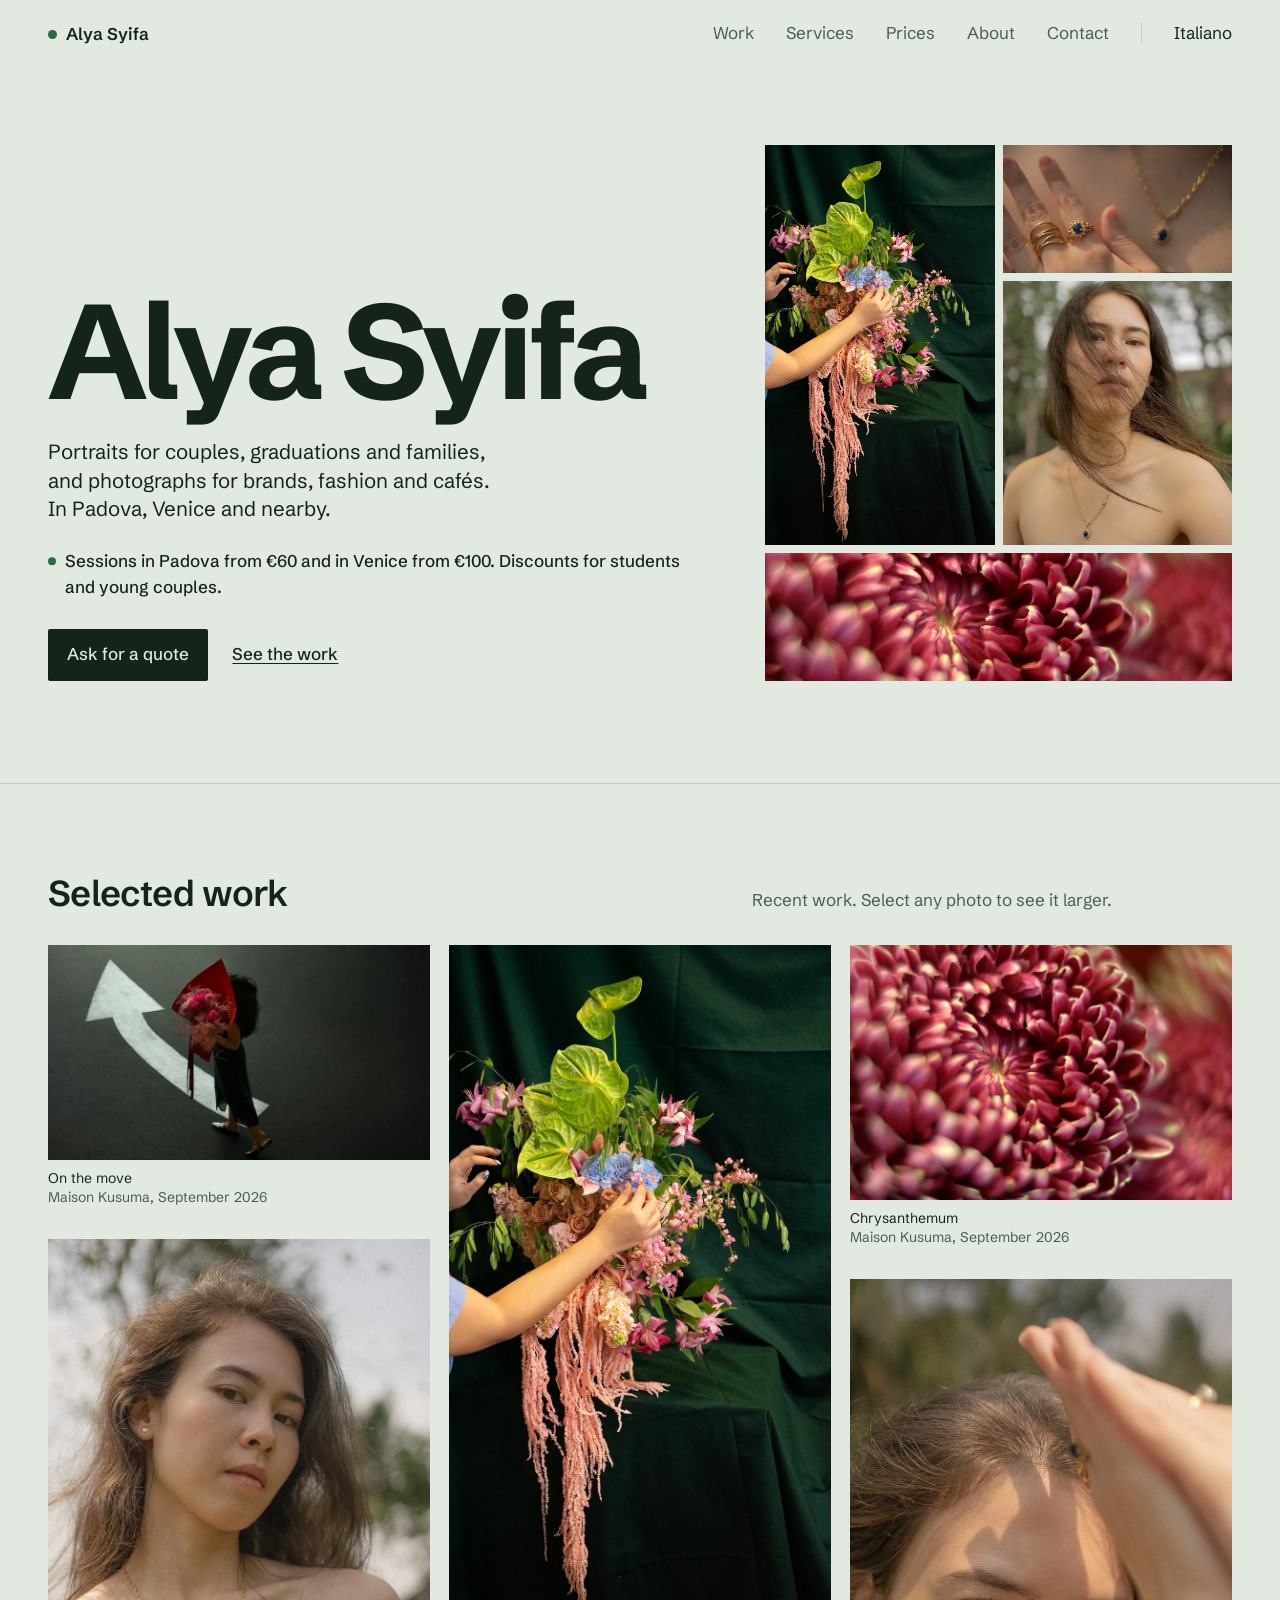
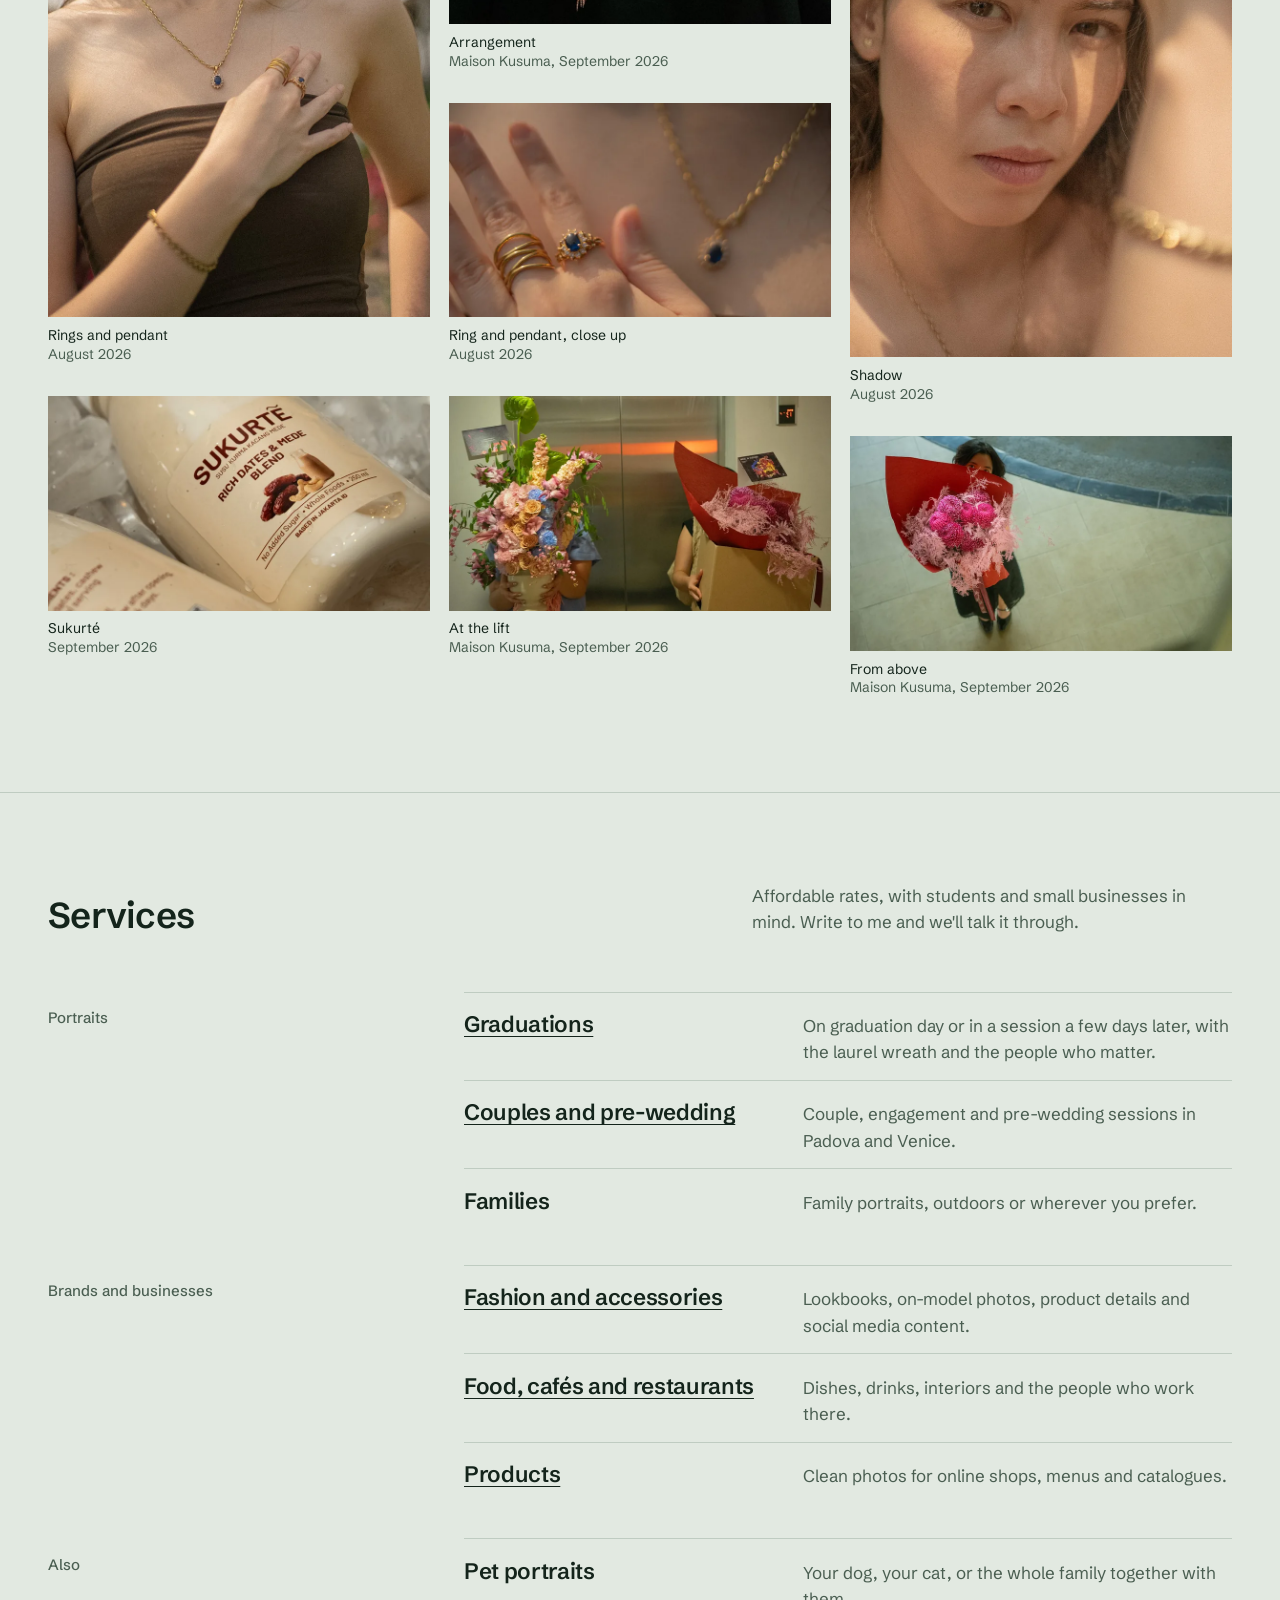
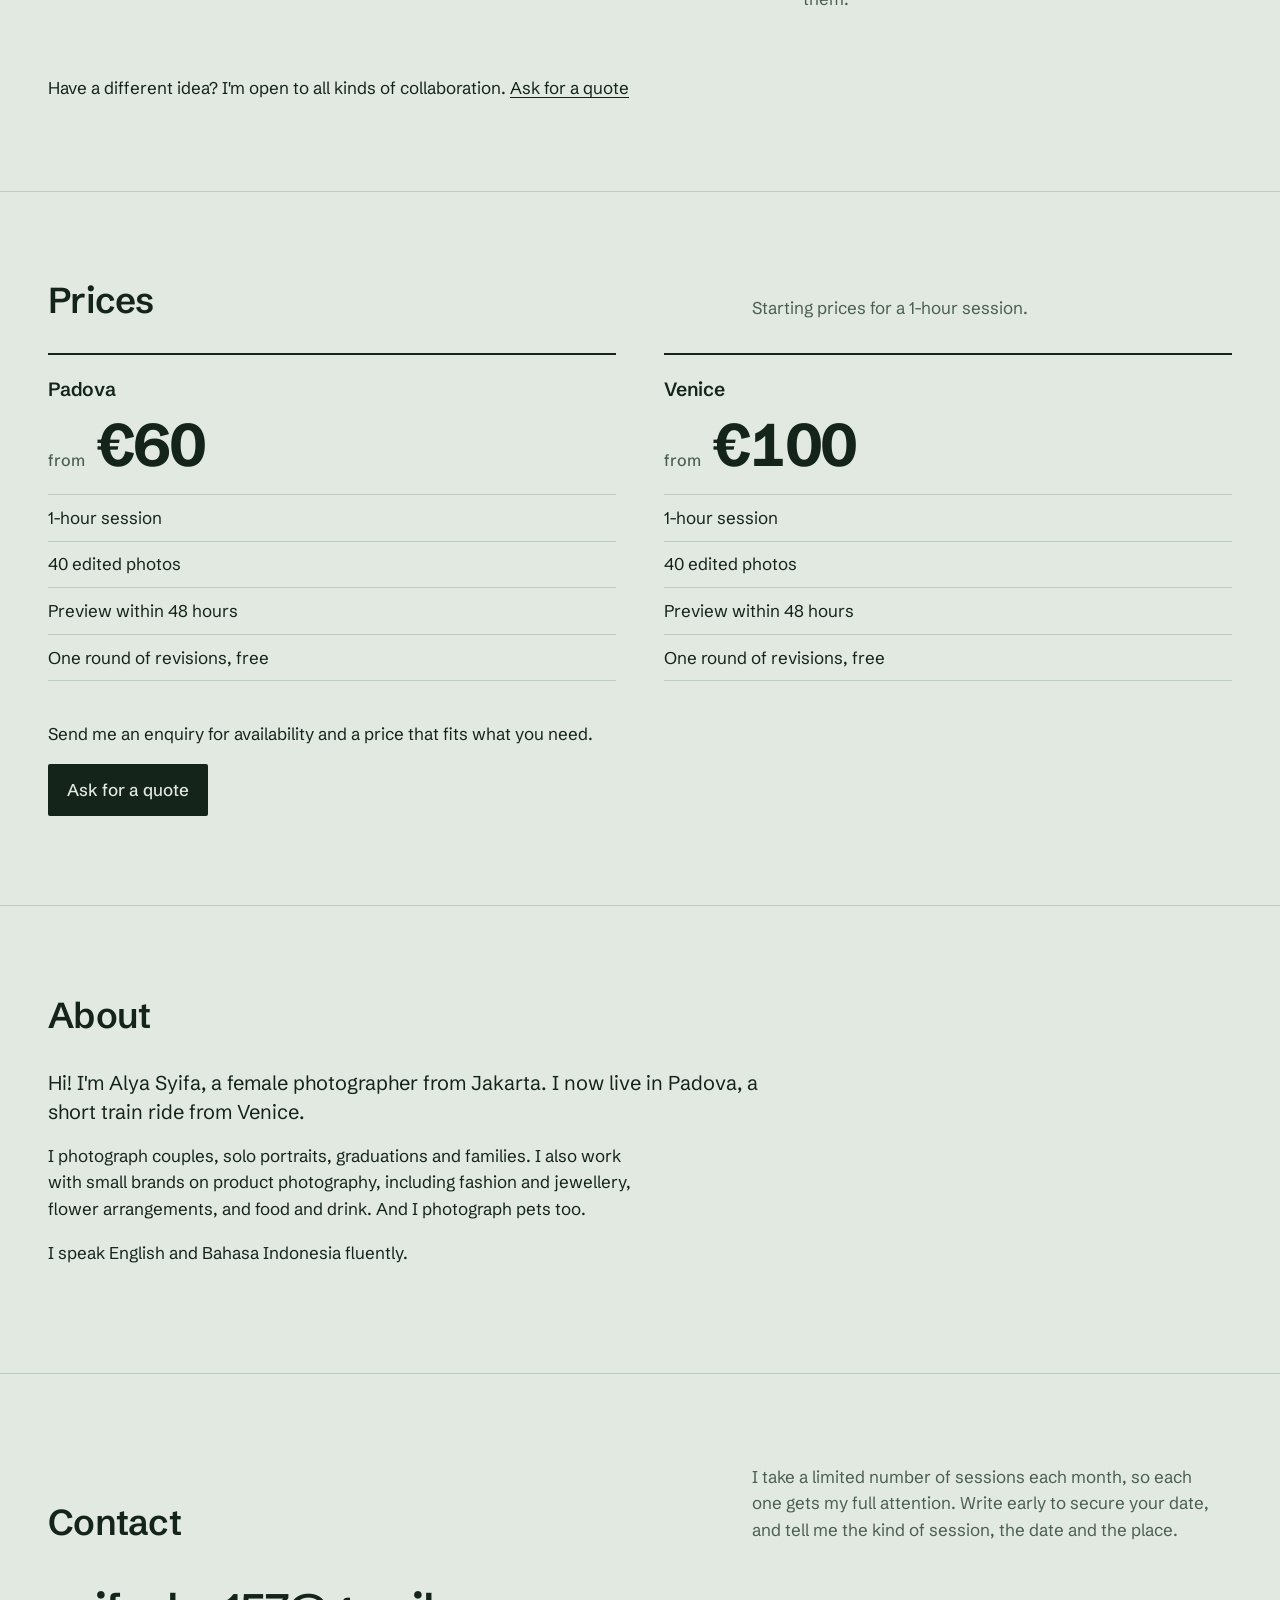
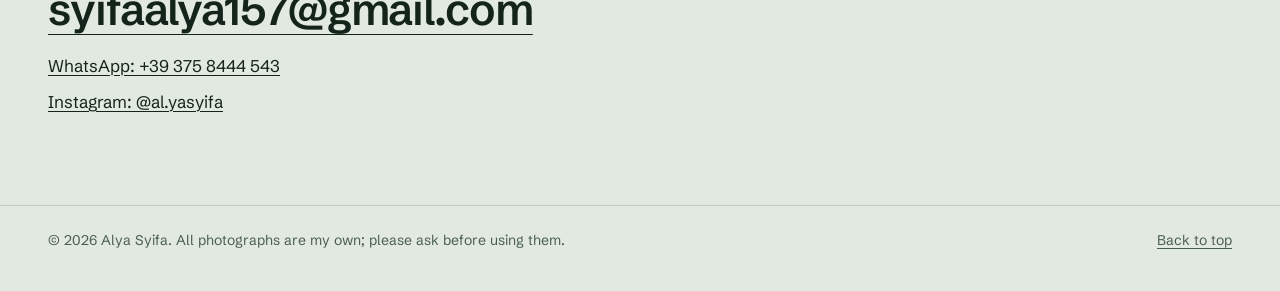
<file: index.html>
<!doctype html>
<html lang="en">
<head>
  <meta charset="utf-8">
  <meta name="viewport" content="width=device-width, initial-scale=1">
  <title>Alya Syifa | Portrait Photographer in Padova & Venice</title>
  <meta name="description" content="Photo sessions for graduations, couples, pre-wedding and families, plus photos for brands, fashion and cafés in Padova and Venice. Student discounts.">
  <link rel="canonical" href="https://syifaalya157-ops.github.io/">
  <!-- Language versions of this page (Google's hreflang). Keep both pages in sync. -->
  <link rel="alternate" hreflang="it" href="https://syifaalya157-ops.github.io/it.html">
  <link rel="alternate" hreflang="en" href="https://syifaalya157-ops.github.io/">
  <link rel="alternate" hreflang="x-default" href="https://syifaalya157-ops.github.io/">

  <meta property="og:type" content="website">
  <meta property="og:locale" content="en_GB">
  <meta property="og:title" content="Alya Syifa | Portrait Photographer in Padova & Venice">
  <meta property="og:description" content="Photo sessions for graduations, couples, pre-wedding and families, plus photos for brands, fashion and cafés in Padova and Venice. Student discounts.">
  <meta property="og:url" content="https://syifaalya157-ops.github.io/">
  <meta property="og:image" content="https://syifaalya157-ops.github.io/og-image.jpg">
  <meta name="twitter:card" content="summary_large_image">

  <link rel="icon" href="favicon.svg" type="image/svg+xml">
  <link rel="preconnect" href="https://fonts.googleapis.com">
  <link rel="preconnect" href="https://fonts.gstatic.com" crossorigin>
  <link rel="stylesheet" href="https://fonts.googleapis.com/css2?family=Schibsted+Grotesk:wght@400;500;600;700&display=swap">
  <link rel="stylesheet" href="style.css">

  <script type="application/ld+json">
{
  "@context": "https://schema.org",
  "@graph": [
    {
      "@type": "Person",
      "@id": "https://syifaalya157-ops.github.io/#me",
      "name": "Alya Syifa",
      "url": "https://syifaalya157-ops.github.io/",
      "jobTitle": "Portrait photography",
      "sameAs": [
        "https://www.instagram.com/al.yasyifa/"
      ],
      "areaServed": [
        {
          "@type": "City",
          "name": "Padova"
        },
        {
          "@type": "City",
          "name": "Venezia"
        }
      ]
    },
    {
      "@type": "Service",
      "name": "Graduations",
      "description": "On graduation day or in a session a few days later, with the laurel wreath and the people who matter.",
      "url": "https://syifaalya157-ops.github.io/graduation.html",
      "inLanguage": "en",
      "provider": {
        "@id": "https://syifaalya157-ops.github.io/#me"
      },
      "areaServed": [
        {
          "@type": "City",
          "name": "Padova"
        },
        {
          "@type": "City",
          "name": "Venezia"
        }
      ]
    },
    {
      "@type": "Service",
      "name": "Couples and pre-wedding",
      "description": "Couple, engagement and pre-wedding sessions in Padova and Venice.",
      "url": "https://syifaalya157-ops.github.io/couples-pre-wedding.html",
      "inLanguage": "en",
      "provider": {
        "@id": "https://syifaalya157-ops.github.io/#me"
      },
      "areaServed": [
        {
          "@type": "City",
          "name": "Padova"
        },
        {
          "@type": "City",
          "name": "Venezia"
        }
      ]
    },
    {
      "@type": "Service",
      "name": "Families",
      "description": "Family portraits, outdoors or wherever you prefer.",
      "url": "https://syifaalya157-ops.github.io/",
      "inLanguage": "en",
      "provider": {
        "@id": "https://syifaalya157-ops.github.io/#me"
      },
      "areaServed": [
        {
          "@type": "City",
          "name": "Padova"
        },
        {
          "@type": "City",
          "name": "Venezia"
        }
      ]
    },
    {
      "@type": "Service",
      "name": "Fashion and accessories",
      "description": "Lookbooks, on-model photos, product details and social media content.",
      "url": "https://syifaalya157-ops.github.io/brands.html",
      "inLanguage": "en",
      "provider": {
        "@id": "https://syifaalya157-ops.github.io/#me"
      },
      "areaServed": [
        {
          "@type": "City",
          "name": "Padova"
        },
        {
          "@type": "City",
          "name": "Venezia"
        }
      ]
    },
    {
      "@type": "Service",
      "name": "Food, cafés and restaurants",
      "description": "Dishes, drinks, interiors and the people who work there.",
      "url": "https://syifaalya157-ops.github.io/brands.html",
      "inLanguage": "en",
      "provider": {
        "@id": "https://syifaalya157-ops.github.io/#me"
      },
      "areaServed": [
        {
          "@type": "City",
          "name": "Padova"
        },
        {
          "@type": "City",
          "name": "Venezia"
        }
      ]
    },
    {
      "@type": "Service",
      "name": "Products",
      "description": "Clean photos for online shops, menus and catalogues.",
      "url": "https://syifaalya157-ops.github.io/brands.html",
      "inLanguage": "en",
      "provider": {
        "@id": "https://syifaalya157-ops.github.io/#me"
      },
      "areaServed": [
        {
          "@type": "City",
          "name": "Padova"
        },
        {
          "@type": "City",
          "name": "Venezia"
        }
      ]
    },
    {
      "@type": "Service",
      "name": "Pet portraits",
      "description": "Your dog, your cat, or the whole family together with them.",
      "url": "https://syifaalya157-ops.github.io/",
      "inLanguage": "en",
      "provider": {
        "@id": "https://syifaalya157-ops.github.io/#me"
      },
      "areaServed": [
        {
          "@type": "City",
          "name": "Padova"
        },
        {
          "@type": "City",
          "name": "Venezia"
        }
      ]
    },
    {
      "@type": "Service",
      "name": "Photo session in Padova",
      "provider": {
        "@id": "https://syifaalya157-ops.github.io/#me"
      },
      "description": "1-hour session; 40 edited photos; Preview within 48 hours; One round of revisions, free",
      "areaServed": {
        "@type": "City",
        "name": "Padova"
      },
      "offers": {
        "@type": "Offer",
        "priceSpecification": {
          "@type": "PriceSpecification",
          "minPrice": "60",
          "priceCurrency": "EUR"
        }
      }
    },
    {
      "@type": "Service",
      "name": "Photo session in Venice",
      "provider": {
        "@id": "https://syifaalya157-ops.github.io/#me"
      },
      "description": "1-hour session; 40 edited photos; Preview within 48 hours; One round of revisions, free",
      "areaServed": {
        "@type": "City",
        "name": "Venice"
      },
      "offers": {
        "@type": "Offer",
        "priceSpecification": {
          "@type": "PriceSpecification",
          "minPrice": "100",
          "priceCurrency": "EUR"
        }
      }
    },
    {
      "@type": "ImageObject",
      "contentUrl": "https://syifaalya157-ops.github.io/florist-arrangement-green-velvet-1600.webp",
      "creator": {
        "@id": "https://syifaalya157-ops.github.io/#me"
      },
      "creditText": "Alya Syifa",
      "copyrightNotice": "© 2026 Alya Syifa"
    },
    {
      "@type": "ImageObject",
      "contentUrl": "https://syifaalya157-ops.github.io/gold-rings-blue-stone-ring-close-up-1600.webp",
      "creator": {
        "@id": "https://syifaalya157-ops.github.io/#me"
      },
      "creditText": "Alya Syifa",
      "copyrightNotice": "© 2026 Alya Syifa"
    },
    {
      "@type": "ImageObject",
      "contentUrl": "https://syifaalya157-ops.github.io/windswept-hair-blue-pendant-1600.webp",
      "creator": {
        "@id": "https://syifaalya157-ops.github.io/#me"
      },
      "creditText": "Alya Syifa",
      "copyrightNotice": "© 2026 Alya Syifa"
    },
    {
      "@type": "ImageObject",
      "contentUrl": "https://syifaalya157-ops.github.io/chrysanthemum-macro-1600.webp",
      "creator": {
        "@id": "https://syifaalya157-ops.github.io/#me"
      },
      "creditText": "Alya Syifa",
      "copyrightNotice": "© 2026 Alya Syifa"
    },
    {
      "@type": "ImageObject",
      "contentUrl": "https://syifaalya157-ops.github.io/bouquet-walk-road-arrow-1600.webp",
      "creator": {
        "@id": "https://syifaalya157-ops.github.io/#me"
      },
      "creditText": "Alya Syifa",
      "copyrightNotice": "© 2026 Alya Syifa"
    },
    {
      "@type": "ImageObject",
      "contentUrl": "https://syifaalya157-ops.github.io/gold-rings-blue-pendant-1600.webp",
      "creator": {
        "@id": "https://syifaalya157-ops.github.io/#me"
      },
      "creditText": "Alya Syifa",
      "copyrightNotice": "© 2026 Alya Syifa"
    },
    {
      "@type": "ImageObject",
      "contentUrl": "https://syifaalya157-ops.github.io/sukurte-dates-cashew-drink-1600.webp",
      "creator": {
        "@id": "https://syifaalya157-ops.github.io/#me"
      },
      "creditText": "Alya Syifa",
      "copyrightNotice": "© 2026 Alya Syifa"
    },
    {
      "@type": "ImageObject",
      "contentUrl": "https://syifaalya157-ops.github.io/maison-kusuma-flowers-lift-1600.webp",
      "creator": {
        "@id": "https://syifaalya157-ops.github.io/#me"
      },
      "creditText": "Alya Syifa",
      "copyrightNotice": "© 2026 Alya Syifa"
    },
    {
      "@type": "ImageObject",
      "contentUrl": "https://syifaalya157-ops.github.io/portrait-light-and-shadow-1600.webp",
      "creator": {
        "@id": "https://syifaalya157-ops.github.io/#me"
      },
      "creditText": "Alya Syifa",
      "copyrightNotice": "© 2026 Alya Syifa"
    },
    {
      "@type": "ImageObject",
      "contentUrl": "https://syifaalya157-ops.github.io/bouquet-from-above-1600.webp",
      "creator": {
        "@id": "https://syifaalya157-ops.github.io/#me"
      },
      "creditText": "Alya Syifa",
      "copyrightNotice": "© 2026 Alya Syifa"
    }
  ]
}
  </script>
</head>
<body>
  <a class="skip-link" href="#main">Skip to content</a>

  <header class="site-header">
    <div class="wrap">
      <a class="site-name" href="index.html" aria-current="page">Alya Syifa</a>
      <nav class="site-nav" aria-label="Main">
        <ul>
          <li><a href="#work">Work</a></li>
          <li><a href="#services">Services</a></li>
          <li><a href="#prices">Prices</a></li>
          <li><a href="#about">About</a></li>
          <li><a href="#contact">Contact</a></li>
          <li class="lang-item"><a href="it.html" hreflang="it" lang="it">Italiano</a></li>
        </ul>
      </nav>
    </div>
  </header>

  <main id="main">

    <section class="wrap hero" aria-labelledby="intro-title">
      <div>
        <h1 id="intro-title">Alya Syifa</h1>
        <p class="intro">Portraits for couples, graduations and families, and photographs for brands, fashion and cafés. In Padova, Venice and nearby.</p>
        <p class="note">Sessions in Padova from €60 and in Venice from €100. Discounts for students and young couples.</p>
        <p class="actions">
          <a class="btn" href="#contact">Ask for a quote</a>
          <a class="lead-link" href="#work">See the work</a>
        </p>
      </div>
      <!-- Collage of recent work. To swap a photo, change its file name in both
           src and srcset, and update the alt text. -->
      <div class="collage" role="group" aria-label="Recent work">
        <img class="tile-tall" style="object-position: 50% 35%"
             src="florist-arrangement-green-velvet-800.webp"
             srcset="florist-arrangement-green-velvet-800.webp 800w, florist-arrangement-green-velvet-1600.webp 1152w"
             sizes="(min-width: 52rem) 22vw, 50vw"
             width="800" height="1422" fetchpriority="high" decoding="async"
             alt="A hand adjusting a flower arrangement of green anthuriums, blue carnations, coffee-coloured roses and trailing pink amaranthus against dark green velvet">
        <img class="tile-small" style="object-position: 40% 60%"
             src="gold-rings-blue-stone-ring-close-up-800.webp"
             srcset="gold-rings-blue-stone-ring-close-up-800.webp 800w, gold-rings-blue-stone-ring-close-up-1600.webp 1600w"
             sizes="(min-width: 52rem) 22vw, 50vw"
             width="800" height="450" decoding="async"
             alt="Close-up of a hand wearing a stacked gold ring and a gold ring with an oval blue stone framed by small clear stones, with a matching blue pendant on a gold chain softly blurred behind">
        <img class="tile-mid" style="object-position: 50% 45%"
             src="windswept-hair-blue-pendant-800.webp"
             srcset="windswept-hair-blue-pendant-800.webp 800w, windswept-hair-blue-pendant-1600.webp 1600w"
             sizes="(min-width: 52rem) 22vw, 50vw"
             width="800" height="1000" decoding="async"
             alt="Woman with hair blown across her face, wearing a gold chain with an oval blue stone pendant">
        <img class="tile-wide" style="object-position: 50% 45%"
             src="chrysanthemum-macro-800.webp"
             srcset="chrysanthemum-macro-800.webp 800w, chrysanthemum-macro-1600.webp 1600w"
             sizes="(min-width: 52rem) 22vw, 50vw"
             width="800" height="534" decoding="async"
             alt="Macro of the tightly packed petals of a magenta chrysanthemum">
      </div>
    </section>

    <!-- Gallery: to add a photo, run tools/prepare_photos.py and paste the <figure> block it prints.
         Photos fill top to bottom, column by column.
         As you shoot other kinds of sessions, mix them in here: the best 6–12 photos overall. -->
    <section class="section" id="work" aria-labelledby="work-title">
      <div class="wrap">
        <div class="section-head">
          <h2 id="work-title">Selected work</h2>
          <p>Recent work. Select any photo to see it larger.</p>
        </div>
        <div class="gallery" data-lightbox>
          <figure class="shot" style="--ar: 1.7778">
            <a class="shot-link" href="bouquet-walk-road-arrow-1600.webp">
              <img src="bouquet-walk-road-arrow-800.webp"
                   srcset="bouquet-walk-road-arrow-800.webp 800w, bouquet-walk-road-arrow-1600.webp 1600w"
                   sizes="(max-width: 40rem) 100vw, 45vw"
                   width="1600" height="900" loading="lazy" decoding="async"
                   alt="Woman in a black dress walking across dark asphalt past a painted white arrow, carrying a large bouquet of magenta chrysanthemums and pink asparagus fern wrapped in red paper">
            </a>
            <figcaption>On the move <span>Maison Kusuma, September 2026</span></figcaption>
          </figure>

          <figure class="shot" style="--ar: 0.5625">
            <a class="shot-link" href="gold-rings-blue-pendant-1600.webp">
              <img src="gold-rings-blue-pendant-800.webp"
                   srcset="gold-rings-blue-pendant-800.webp 800w, gold-rings-blue-pendant-1600.webp 1152w"
                   sizes="(max-width: 40rem) 100vw, 45vw"
                   width="1152" height="2048" loading="lazy" decoding="async"
                   alt="Woman in a brown strapless top with her hand on her chest, wearing stacked gold rings, a blue stone ring, a matching blue pendant and a gold bracelet">
            </a>
            <figcaption>Rings and pendant <span>August 2026</span></figcaption>
          </figure>

          <figure class="shot" style="--ar: 1.7778">
            <a class="shot-link" href="sukurte-dates-cashew-drink-1600.webp">
              <img src="sukurte-dates-cashew-drink-800.webp"
                   srcset="sukurte-dates-cashew-drink-800.webp 800w, sukurte-dates-cashew-drink-1600.webp 1600w"
                   sizes="(max-width: 40rem) 100vw, 45vw"
                   width="1600" height="900" loading="lazy" decoding="async"
                   alt="Bottles of Sukurté dates and cashew milk on ice, covered in water droplets">
            </a>
            <figcaption>Sukurté <span>September 2026</span></figcaption>
          </figure>

          <figure class="shot" style="--ar: 0.5625">
            <a class="shot-link" href="florist-arrangement-green-velvet-1600.webp">
              <img src="florist-arrangement-green-velvet-800.webp"
                   srcset="florist-arrangement-green-velvet-800.webp 800w, florist-arrangement-green-velvet-1600.webp 1152w"
                   sizes="(max-width: 40rem) 100vw, 45vw"
                   width="1152" height="2048" loading="lazy" decoding="async"
                   alt="A hand adjusting a flower arrangement of green anthuriums, blue carnations, coffee-coloured roses and trailing pink amaranthus against dark green velvet">
            </a>
            <figcaption>Arrangement <span>Maison Kusuma, September 2026</span></figcaption>
          </figure>

          <figure class="shot" style="--ar: 1.7778">
            <a class="shot-link" href="gold-rings-blue-stone-ring-close-up-1600.webp">
              <img src="gold-rings-blue-stone-ring-close-up-800.webp"
                   srcset="gold-rings-blue-stone-ring-close-up-800.webp 800w, gold-rings-blue-stone-ring-close-up-1600.webp 1600w"
                   sizes="(max-width: 40rem) 100vw, 45vw"
                   width="1600" height="900" loading="lazy" decoding="async"
                   alt="Close-up of a hand wearing a stacked gold ring and a gold ring with an oval blue stone framed by small clear stones, with a matching blue pendant on a gold chain softly blurred behind">
            </a>
            <figcaption>Ring and pendant, close up <span>August 2026</span></figcaption>
          </figure>

          <figure class="shot" style="--ar: 1.7778">
            <a class="shot-link" href="maison-kusuma-flowers-lift-1600.webp">
              <img src="maison-kusuma-flowers-lift-800.webp"
                   srcset="maison-kusuma-flowers-lift-800.webp 800w, maison-kusuma-flowers-lift-1600.webp 1600w"
                   sizes="(max-width: 40rem) 100vw, 45vw"
                   width="1600" height="900" loading="lazy" decoding="async"
                   alt="Two people at a lift door holding Maison Kusuma flowers: a tall pastel arrangement in a vase and a boxed bouquet of magenta chrysanthemums in red paper">
            </a>
            <figcaption>At the lift <span>Maison Kusuma, September 2026</span></figcaption>
          </figure>

          <figure class="shot" style="--ar: 1.4967">
            <a class="shot-link" href="chrysanthemum-macro-1600.webp">
              <img src="chrysanthemum-macro-800.webp"
                   srcset="chrysanthemum-macro-800.webp 800w, chrysanthemum-macro-1600.webp 1600w"
                   sizes="(max-width: 40rem) 100vw, 45vw"
                   width="1600" height="1069" loading="lazy" decoding="async"
                   alt="Macro of the tightly packed petals of a magenta chrysanthemum">
            </a>
            <figcaption>Chrysanthemum <span>Maison Kusuma, September 2026</span></figcaption>
          </figure>

          <figure class="shot" style="--ar: 0.5625">
            <a class="shot-link" href="portrait-light-and-shadow-1600.webp">
              <img src="portrait-light-and-shadow-800.webp"
                   srcset="portrait-light-and-shadow-800.webp 800w, portrait-light-and-shadow-1600.webp 1152w"
                   sizes="(max-width: 40rem) 100vw, 45vw"
                   width="1152" height="2048" loading="lazy" decoding="async"
                   alt="Woman looking into the camera with her arm raised over her head, its shadow falling across her face in bright sunlight">
            </a>
            <figcaption>Shadow <span>August 2026</span></figcaption>
          </figure>

          <figure class="shot" style="--ar: 1.7778">
            <a class="shot-link" href="bouquet-from-above-1600.webp">
              <img src="bouquet-from-above-800.webp"
                   srcset="bouquet-from-above-800.webp 800w, bouquet-from-above-1600.webp 1600w"
                   sizes="(max-width: 40rem) 100vw, 45vw"
                   width="1600" height="900" loading="lazy" decoding="async"
                   alt="Seen from above: a woman holding a bouquet of magenta chrysanthemums and pink asparagus fern in red paper, only her eyes showing over the wrapping">
            </a>
            <figcaption>From above <span>Maison Kusuma, September 2026</span></figcaption>
          </figure>
        </div>
      </div>
    </section>

    <section class="section" id="services" aria-labelledby="services-title">
      <div class="wrap">
        <div class="section-head">
          <h2 id="services-title">Services</h2>
          <p>Affordable rates, with students and small businesses in mind. Write to me and we'll talk it through.</p>
        </div>
        <div class="service-group">
          <h3>Portraits</h3>
          <ul class="service-list">
            <li>
              <h4><a href="graduation.html">Graduations</a></h4>
              <p>On graduation day or in a session a few days later, with the laurel wreath and the people who matter.</p>
            </li>
            <li>
              <h4><a href="couples-pre-wedding.html">Couples and pre-wedding</a></h4>
              <p>Couple, engagement and pre-wedding sessions in Padova and Venice.</p>
            </li>
            <li>
              <h4>Families</h4>
              <p>Family portraits, outdoors or wherever you prefer.</p>
            </li>
          </ul>
        </div>
        <div class="service-group">
          <h3>Brands and businesses</h3>
          <ul class="service-list">
            <li>
              <h4><a href="brands.html#fashion">Fashion and accessories</a></h4>
              <p>Lookbooks, on-model photos, product details and social media content.</p>
            </li>
            <li>
              <h4><a href="brands.html#food">Food, cafés and restaurants</a></h4>
              <p>Dishes, drinks, interiors and the people who work there.</p>
            </li>
            <li>
              <h4><a href="brands.html#products">Products</a></h4>
              <p>Clean photos for online shops, menus and catalogues.</p>
            </li>
          </ul>
        </div>
        <div class="service-group">
          <h3>Also</h3>
          <ul class="service-list">
            <li>
              <h4>Pet portraits</h4>
              <p>Your dog, your cat, or the whole family together with them.</p>
            </li>
          </ul>
        </div>
        <p class="collab">Have a different idea? I'm open to all kinds of collaboration. <a href="#contact">Ask for a quote</a></p>
      </div>
    </section>


    <section class="section" id="prices" aria-labelledby="prices-title">
      <div class="wrap">
        <div class="section-head">
          <h2 id="prices-title">Prices</h2>
          <p>Starting prices for a 1-hour session.</p>
        </div>
        <div class="prices">
          <article class="price">
            <h3>Padova</h3>
            <p class="amount"><span class="from">from</span> €60</p>
            <ul>
              <li>1-hour session</li>
              <li>40 edited photos</li>
              <li>Preview within 48 hours</li>
              <li>One round of revisions, free</li>
            </ul>
          </article>
          <article class="price">
            <h3>Venice</h3>
            <p class="amount"><span class="from">from</span> €100</p>
            <ul>
              <li>1-hour session</li>
              <li>40 edited photos</li>
              <li>Preview within 48 hours</li>
              <li>One round of revisions, free</li>
            </ul>
          </article>
        </div>
        <div class="prices-cta">
          <p>Send me an enquiry for availability and a price that fits what you need.</p>
          <p class="actions"><a class="btn" href="#contact">Ask for a quote</a></p>
        </div>
      </div>
    </section>
    <section class="section" id="about" aria-labelledby="about-title">
      <div class="wrap">
        <div class="section-head">
          <h2 id="about-title">About</h2>
        </div>
        <!-- To add a portrait of yourself later: put it above <div class="text">
             as an <img> and remove " text-only" from the class below. -->
        <div class="about text-only">
          <div class="text">
            <p>Hi! I'm Alya Syifa, a female photographer from Jakarta. I now live in Padova, a short train ride from Venice.</p>
            <p>I photograph couples, solo portraits, graduations and families. I also work with small brands on product photography, including fashion and jewellery, flower arrangements, and food and drink. And I photograph pets too.</p>
            <p>I speak English and Bahasa Indonesia fluently.</p>
          </div>
        </div>
      </div>
    </section>

    <section class="section" id="contact" aria-labelledby="contact-title">
      <div class="wrap">
        <div class="section-head">
          <h2 id="contact-title">Contact</h2>
          <p>I take a limited number of sessions each month, so each one gets my full attention. Write early to secure your date, and tell me the kind of session, the date and the place.</p>
        </div>
        <ul class="contact-list">
          <li><a class="big" href="mailto:syifaalya157@gmail.com">syifaalya157@gmail.com</a></li>
          <!-- WhatsApp link: country code + number, no spaces or + sign. -->
          <li><a href="https://wa.me/393758444543">WhatsApp: +39 375 8444 543</a></li>
          <li><a href="https://www.instagram.com/al.yasyifa/" rel="me">Instagram: @al.yasyifa</a></li>
        </ul>
      </div>
    </section>

  </main>

  <footer class="site-footer">
    <div class="wrap">
      <p>© 2026 Alya Syifa. All photographs are my own; please ask before using them.</p>
      <!-- If you have a partita IVA, Italian rules require it on the home page. Remove the comment marks and fill it in:
      <p>P.IVA [00000000000]</p> -->
      <p><a href="#main">Back to top</a></p>
    </div>
  </footer>

  <script src="lightbox.js" defer></script>
</body>
</html>
</file>
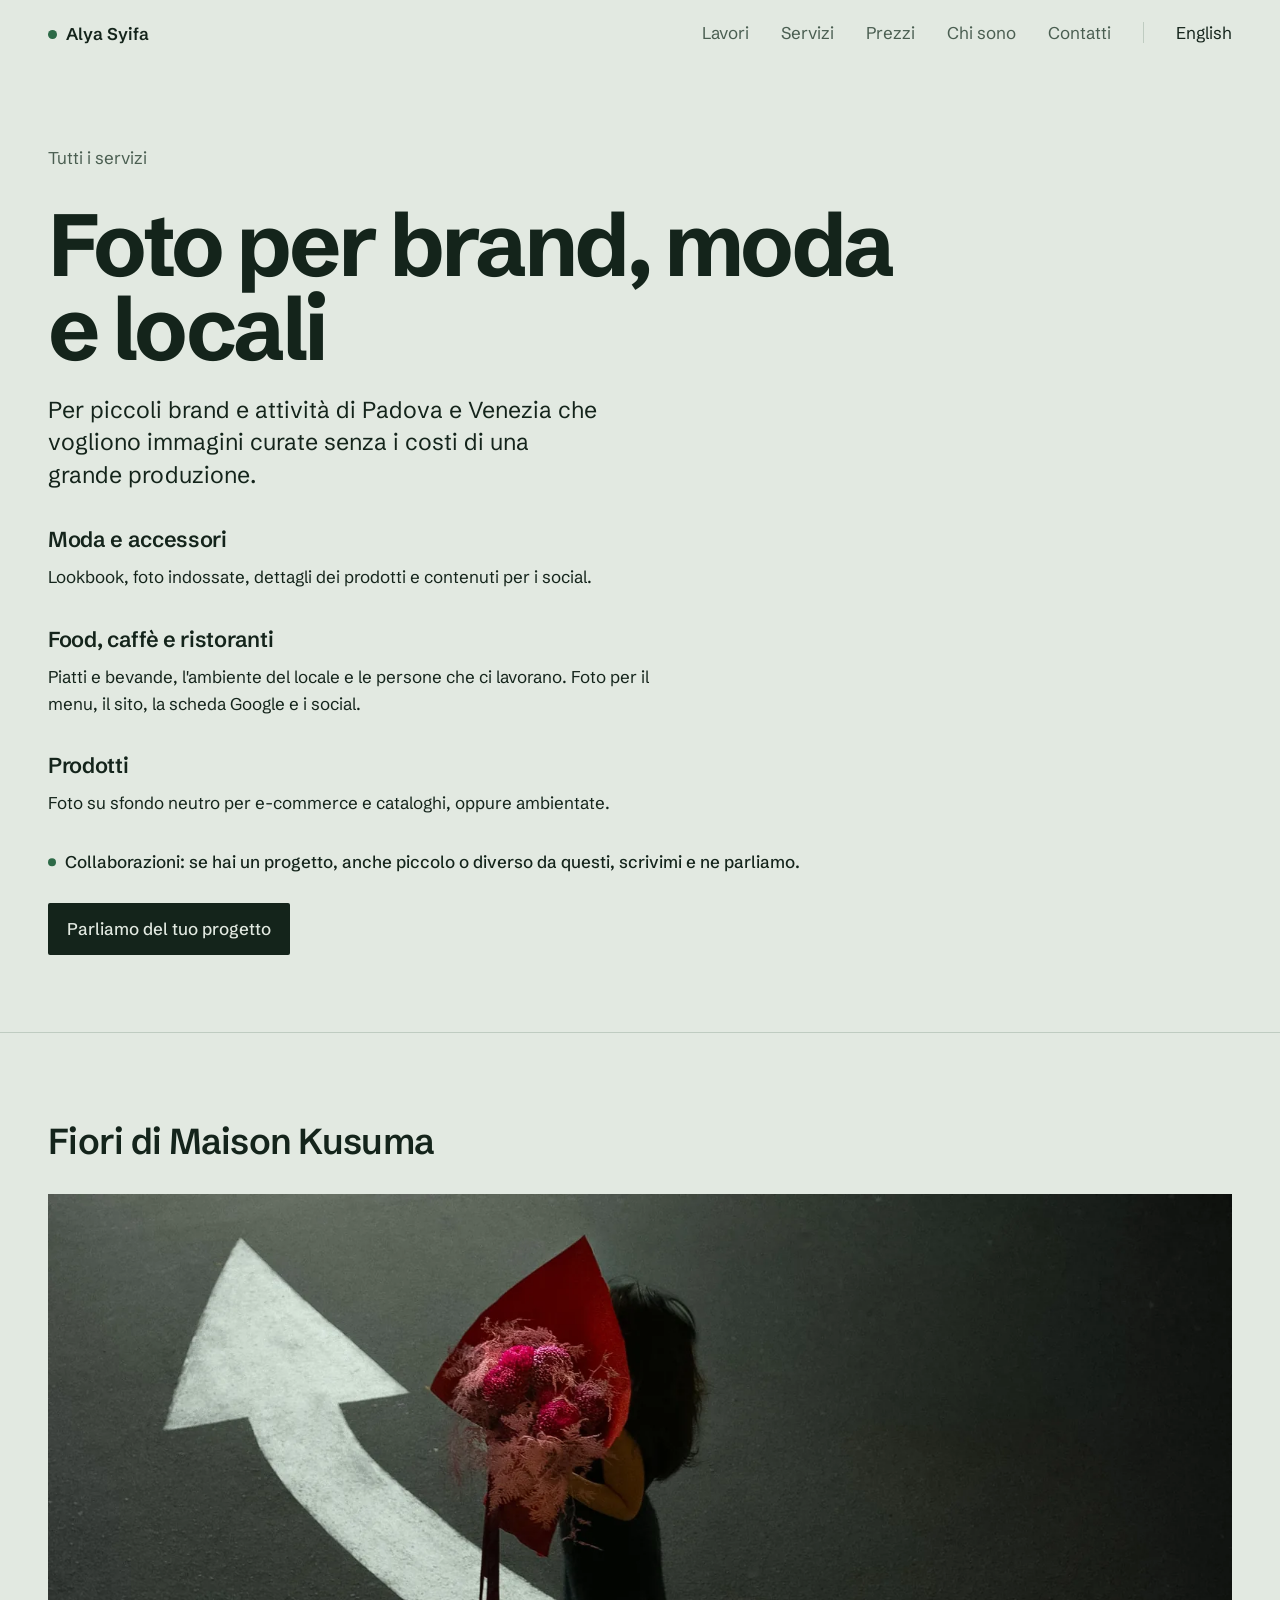
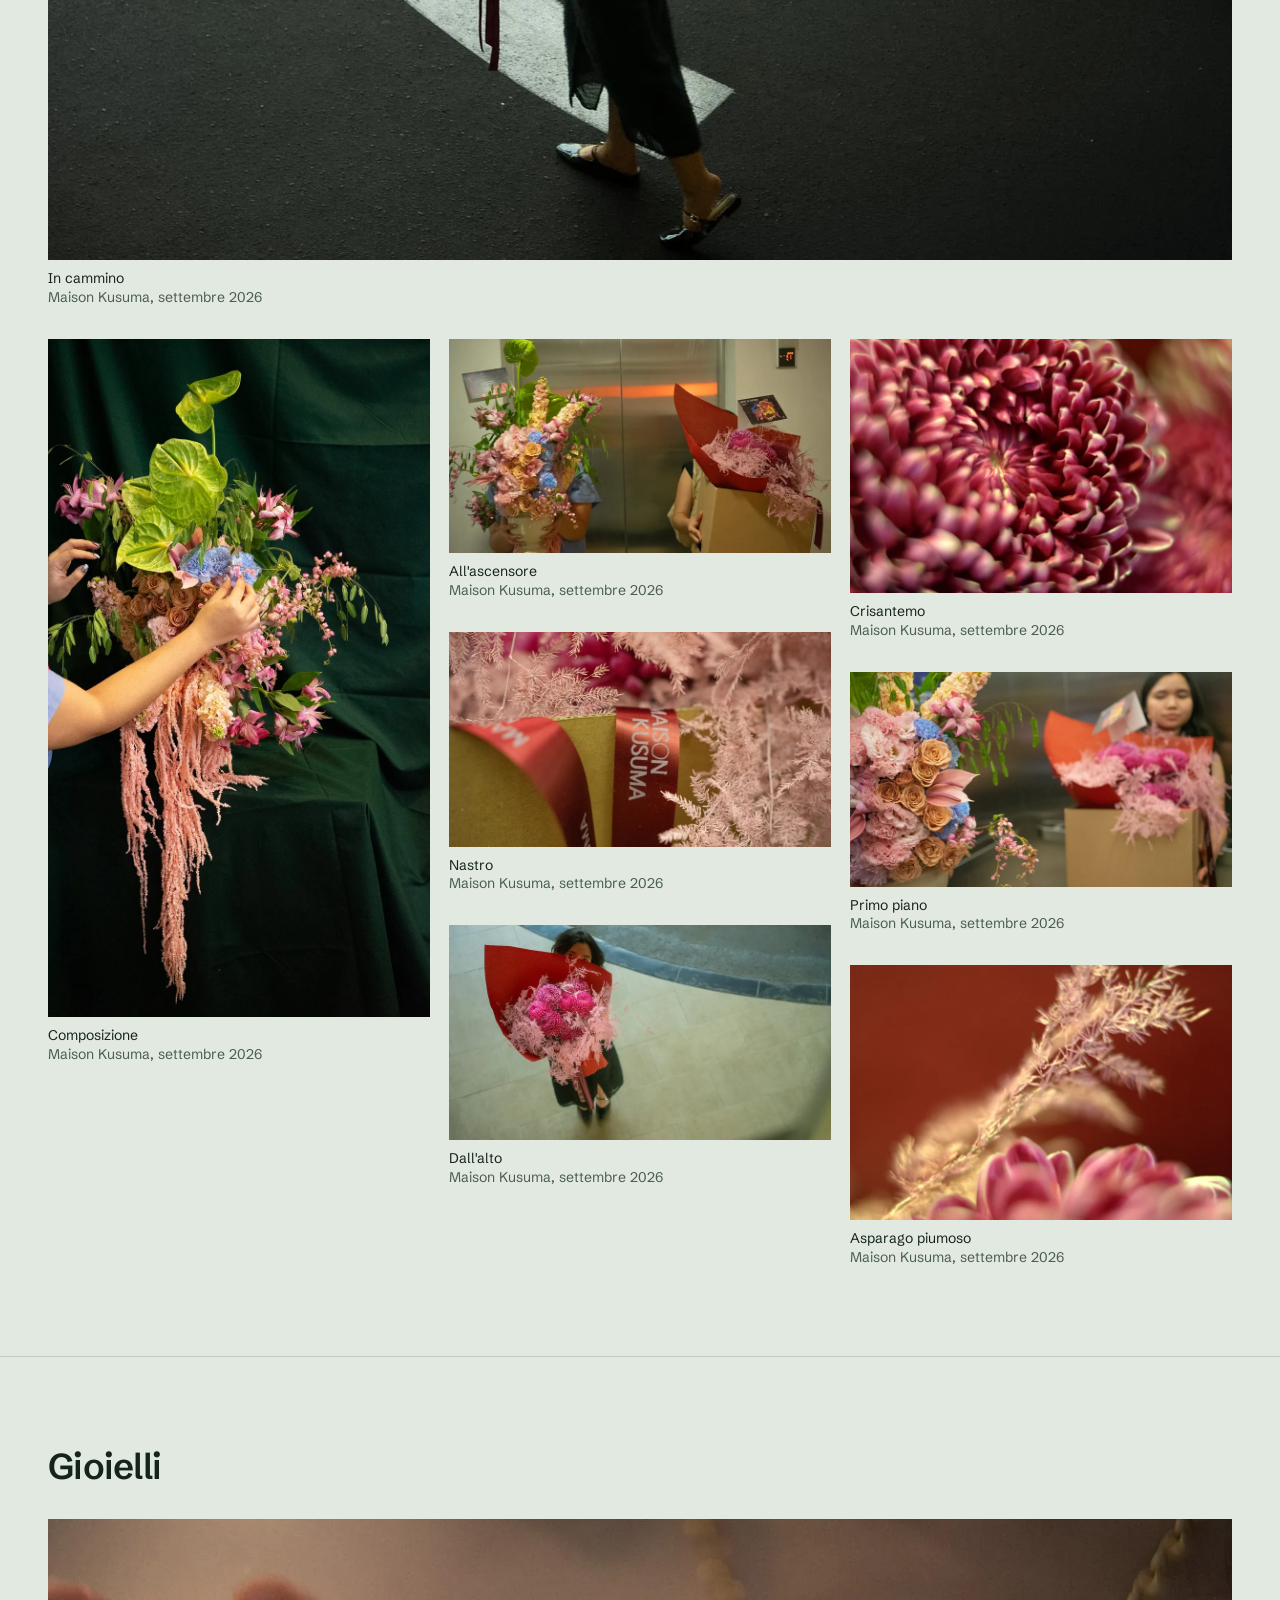
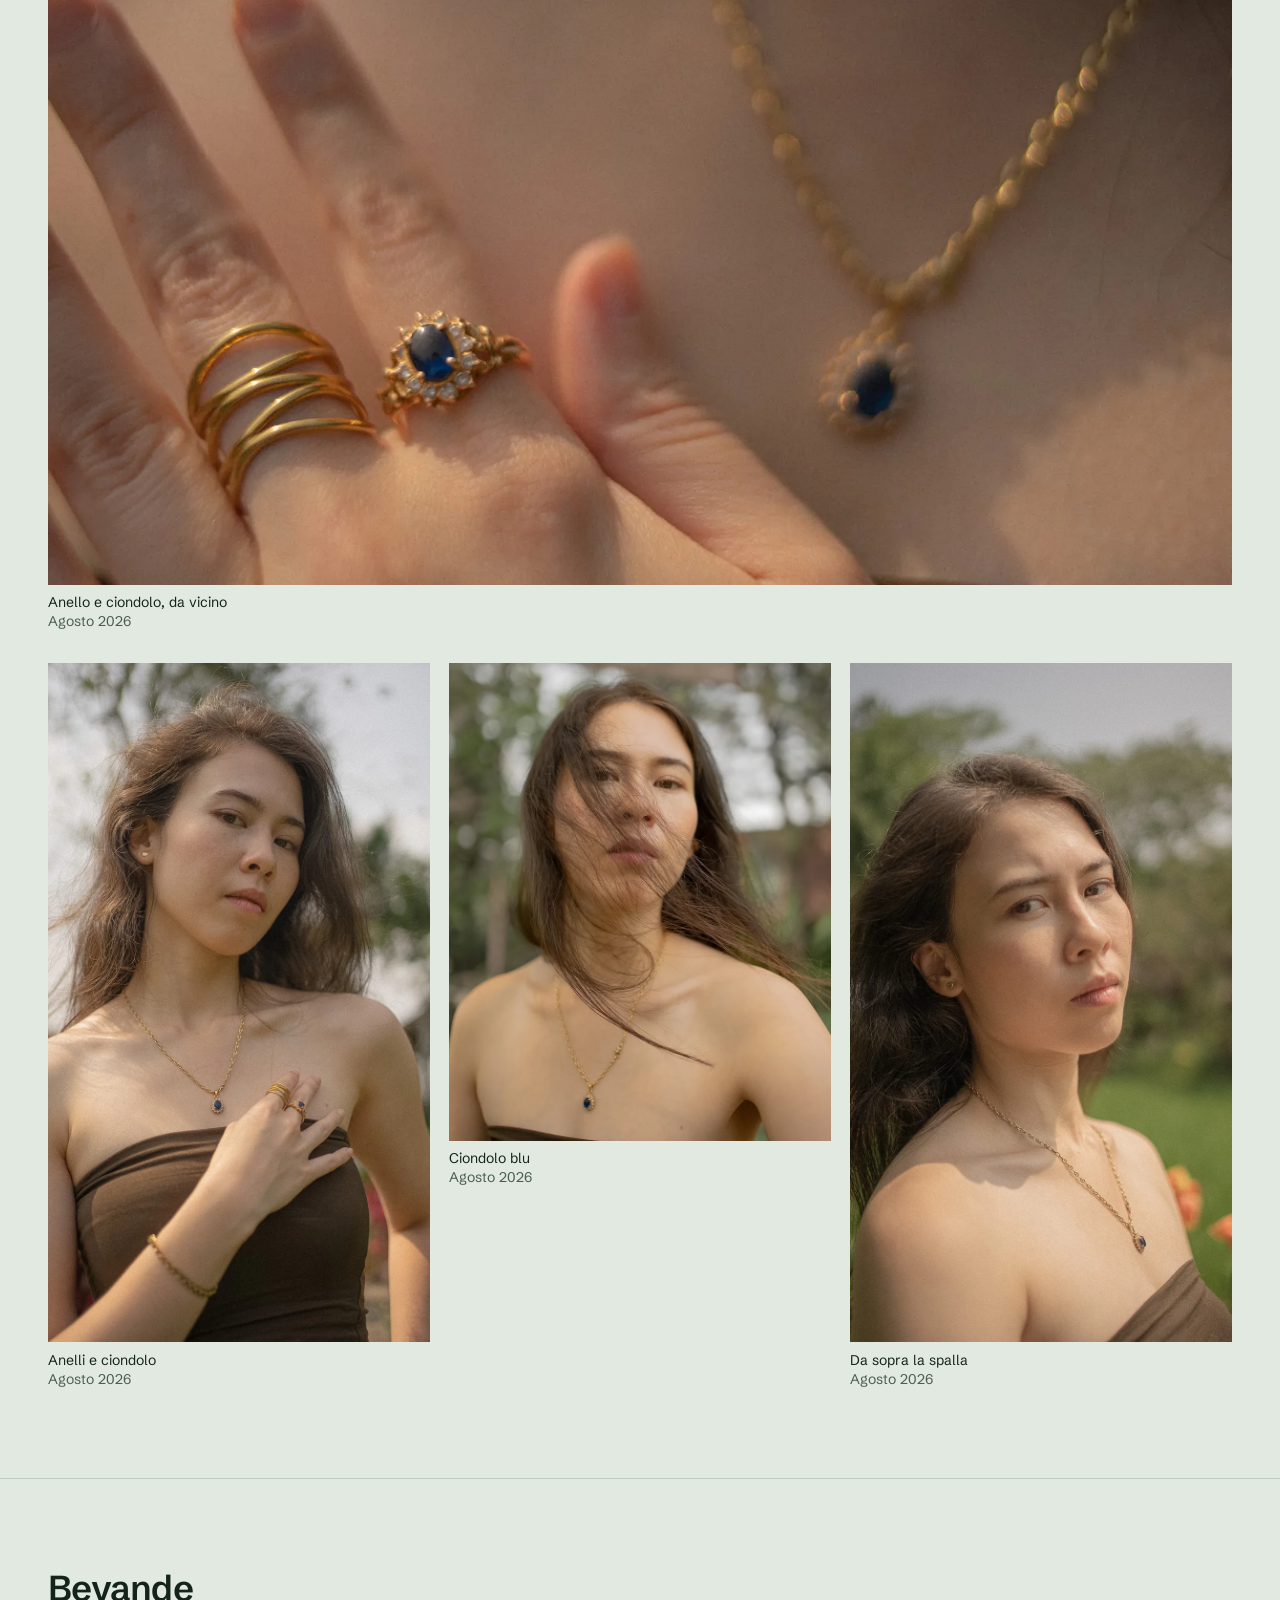
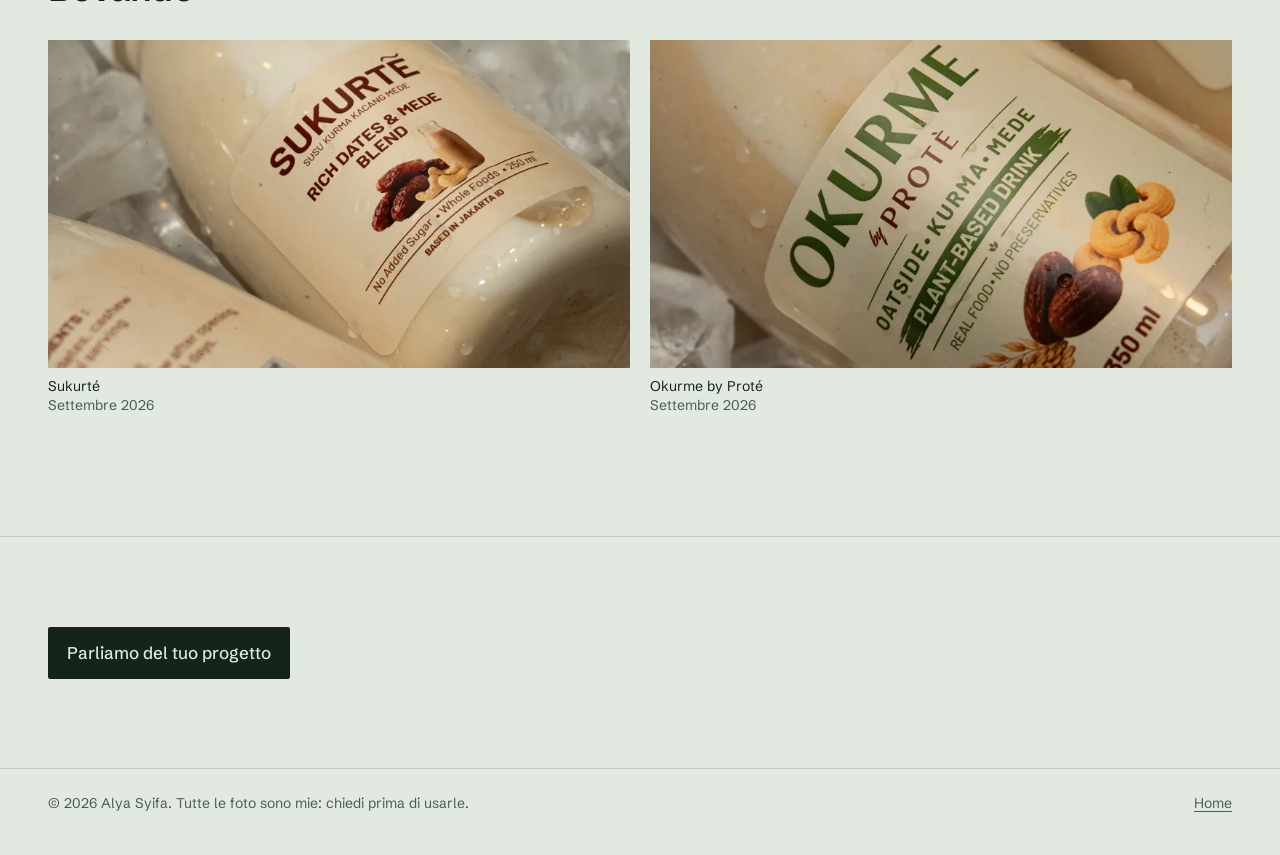
<file: brand.html>
<!doctype html>
<html lang="it">
<head>
  <meta charset="utf-8">
  <meta name="viewport" content="width=device-width, initial-scale=1">
  <title>Foto per brand, moda e locali a Padova e Venezia | Alya Syifa</title>
  <meta name="description" content="Fotografie per brand di moda e accessori, food, caffè, ristoranti e prodotti a Padova e Venezia. Tariffe accessibili e collaborazioni benvenute.">
  <link rel="canonical" href="https://syifaalya157-ops.github.io/brand.html">
  <!-- Language versions of this page (Google's hreflang). Keep both pages in sync. -->
  <link rel="alternate" hreflang="it" href="https://syifaalya157-ops.github.io/brand.html">
  <link rel="alternate" hreflang="en" href="https://syifaalya157-ops.github.io/brands.html">
  <link rel="alternate" hreflang="x-default" href="https://syifaalya157-ops.github.io/brands.html">

  <meta property="og:type" content="website">
  <meta property="og:locale" content="it_IT">
  <meta property="og:title" content="Foto per brand, moda e locali a Padova e Venezia | Alya Syifa">
  <meta property="og:description" content="Fotografie per brand di moda e accessori, food, caffè, ristoranti e prodotti a Padova e Venezia. Tariffe accessibili e collaborazioni benvenute.">
  <meta property="og:url" content="https://syifaalya157-ops.github.io/brand.html">
  <meta property="og:image" content="https://syifaalya157-ops.github.io/bouquet-walk-road-arrow-1600.webp">
  <meta name="twitter:card" content="summary_large_image">

  <link rel="icon" href="favicon.svg" type="image/svg+xml">
  <link rel="preconnect" href="https://fonts.googleapis.com">
  <link rel="preconnect" href="https://fonts.gstatic.com" crossorigin>
  <link rel="stylesheet" href="https://fonts.googleapis.com/css2?family=Schibsted+Grotesk:wght@400;500;600;700&display=swap">
  <link rel="stylesheet" href="style.css">

  <script type="application/ld+json">
{
  "@context": "https://schema.org",
  "@graph": [
    {
      "@type": "Service",
      "name": "Fotografia per brand, moda, food e locali",
      "description": "Fotografie per brand di moda e accessori, food, caffè, ristoranti e prodotti a Padova e Venezia. Tariffe accessibili e collaborazioni benvenute.",
      "url": "https://syifaalya157-ops.github.io/brand.html",
      "inLanguage": "it",
      "provider": {
        "@id": "https://syifaalya157-ops.github.io/#me"
      },
      "areaServed": [
        {
          "@type": "City",
          "name": "Padova"
        },
        {
          "@type": "City",
          "name": "Venezia"
        }
      ]
    },
    {
      "@type": "Person",
      "@id": "https://syifaalya157-ops.github.io/#me",
      "name": "Alya Syifa",
      "url": "https://syifaalya157-ops.github.io/"
    },
    {
      "@type": "ImageObject",
      "contentUrl": "https://syifaalya157-ops.github.io/bouquet-walk-road-arrow-1600.webp",
      "creator": {
        "@id": "https://syifaalya157-ops.github.io/#me"
      },
      "creditText": "Alya Syifa",
      "copyrightNotice": "© 2026 Alya Syifa"
    },
    {
      "@type": "ImageObject",
      "contentUrl": "https://syifaalya157-ops.github.io/florist-arrangement-green-velvet-1600.webp",
      "creator": {
        "@id": "https://syifaalya157-ops.github.io/#me"
      },
      "creditText": "Alya Syifa",
      "copyrightNotice": "© 2026 Alya Syifa"
    },
    {
      "@type": "ImageObject",
      "contentUrl": "https://syifaalya157-ops.github.io/maison-kusuma-flowers-lift-1600.webp",
      "creator": {
        "@id": "https://syifaalya157-ops.github.io/#me"
      },
      "creditText": "Alya Syifa",
      "copyrightNotice": "© 2026 Alya Syifa"
    },
    {
      "@type": "ImageObject",
      "contentUrl": "https://syifaalya157-ops.github.io/maison-kusuma-ribbon-detail-1600.webp",
      "creator": {
        "@id": "https://syifaalya157-ops.github.io/#me"
      },
      "creditText": "Alya Syifa",
      "copyrightNotice": "© 2026 Alya Syifa"
    },
    {
      "@type": "ImageObject",
      "contentUrl": "https://syifaalya157-ops.github.io/bouquet-from-above-1600.webp",
      "creator": {
        "@id": "https://syifaalya157-ops.github.io/#me"
      },
      "creditText": "Alya Syifa",
      "copyrightNotice": "© 2026 Alya Syifa"
    },
    {
      "@type": "ImageObject",
      "contentUrl": "https://syifaalya157-ops.github.io/chrysanthemum-macro-1600.webp",
      "creator": {
        "@id": "https://syifaalya157-ops.github.io/#me"
      },
      "creditText": "Alya Syifa",
      "copyrightNotice": "© 2026 Alya Syifa"
    },
    {
      "@type": "ImageObject",
      "contentUrl": "https://syifaalya157-ops.github.io/flower-arrangement-foreground-1600.webp",
      "creator": {
        "@id": "https://syifaalya157-ops.github.io/#me"
      },
      "creditText": "Alya Syifa",
      "copyrightNotice": "© 2026 Alya Syifa"
    },
    {
      "@type": "ImageObject",
      "contentUrl": "https://syifaalya157-ops.github.io/asparagus-fern-macro-1600.webp",
      "creator": {
        "@id": "https://syifaalya157-ops.github.io/#me"
      },
      "creditText": "Alya Syifa",
      "copyrightNotice": "© 2026 Alya Syifa"
    },
    {
      "@type": "ImageObject",
      "contentUrl": "https://syifaalya157-ops.github.io/gold-rings-blue-stone-ring-close-up-1600.webp",
      "creator": {
        "@id": "https://syifaalya157-ops.github.io/#me"
      },
      "creditText": "Alya Syifa",
      "copyrightNotice": "© 2026 Alya Syifa"
    },
    {
      "@type": "ImageObject",
      "contentUrl": "https://syifaalya157-ops.github.io/gold-rings-blue-pendant-1600.webp",
      "creator": {
        "@id": "https://syifaalya157-ops.github.io/#me"
      },
      "creditText": "Alya Syifa",
      "copyrightNotice": "© 2026 Alya Syifa"
    },
    {
      "@type": "ImageObject",
      "contentUrl": "https://syifaalya157-ops.github.io/windswept-hair-blue-pendant-1600.webp",
      "creator": {
        "@id": "https://syifaalya157-ops.github.io/#me"
      },
      "creditText": "Alya Syifa",
      "copyrightNotice": "© 2026 Alya Syifa"
    },
    {
      "@type": "ImageObject",
      "contentUrl": "https://syifaalya157-ops.github.io/gold-chain-blue-pendant-portrait-1600.webp",
      "creator": {
        "@id": "https://syifaalya157-ops.github.io/#me"
      },
      "creditText": "Alya Syifa",
      "copyrightNotice": "© 2026 Alya Syifa"
    },
    {
      "@type": "ImageObject",
      "contentUrl": "https://syifaalya157-ops.github.io/sukurte-dates-cashew-drink-1600.webp",
      "creator": {
        "@id": "https://syifaalya157-ops.github.io/#me"
      },
      "creditText": "Alya Syifa",
      "copyrightNotice": "© 2026 Alya Syifa"
    },
    {
      "@type": "ImageObject",
      "contentUrl": "https://syifaalya157-ops.github.io/okurme-plant-based-drink-1600.webp",
      "creator": {
        "@id": "https://syifaalya157-ops.github.io/#me"
      },
      "creditText": "Alya Syifa",
      "copyrightNotice": "© 2026 Alya Syifa"
    }
  ]
}
  </script>
</head>
<body>
  <a class="skip-link" href="#main">Vai al contenuto</a>

  <header class="site-header">
    <div class="wrap">
      <a class="site-name" href="it.html">Alya Syifa</a>
      <nav class="site-nav" aria-label="Principale">
        <ul>
          <li><a href="it.html#lavori">Lavori</a></li>
          <li><a href="it.html#servizi">Servizi</a></li>
          <li><a href="it.html#prezzi">Prezzi</a></li>
          <li><a href="it.html#chi-sono">Chi sono</a></li>
          <li><a href="it.html#contatti">Contatti</a></li>
          <li class="lang-item"><a href="brands.html" hreflang="en" lang="en">English</a></li>
        </ul>
      </nav>
    </div>
  </header>

  <main id="main">
    <div class="wrap page-intro">
      <a class="back" href="it.html#servizi">Tutti i servizi</a>
      <h1>Foto per brand, moda e locali</h1>
      <p class="lede">Per piccoli brand e attività di Padova e Venezia che vogliono immagini curate senza i costi di una grande produzione.</p>
      <div class="prose">
          <h2 id="moda">Moda e accessori</h2>
          <p>Lookbook, foto indossate, dettagli dei prodotti e contenuti per i social.</p>
          <h2 id="food">Food, caffè e ristoranti</h2>
          <p>Piatti e bevande, l'ambiente del locale e le persone che ci lavorano. Foto per il menu, il sito, la scheda Google e i social.</p>
          <h2 id="prodotti">Prodotti</h2>
          <p>Foto su sfondo neutro per e-commerce e cataloghi, oppure ambientate.</p>
      </div>
      <p class="note"><span>Collaborazioni: se hai un progetto, anche piccolo o diverso da questi, scrivimi e ne parliamo.</span></p>
      <p class="actions"><a class="btn" href="it.html#contatti">Parliamo del tuo progetto</a></p>
    </div>

    <section class="section" aria-labelledby="work-0">
      <div class="wrap">
        <div class="section-head">
          <h2 id="work-0">Fiori di Maison Kusuma</h2>
        </div>
        <div class="gallery" data-lightbox>
          <figure class="shot lead" style="--ar: 1.7778">
            <a class="shot-link" href="bouquet-walk-road-arrow-1600.webp">
              <img src="bouquet-walk-road-arrow-800.webp"
                   srcset="bouquet-walk-road-arrow-800.webp 800w, bouquet-walk-road-arrow-1600.webp 1600w"
                   sizes="(max-width: 84rem) 100vw, 84rem"
                   width="1600" height="900" decoding="async"
                   alt="Donna in abito nero che cammina sull'asfalto scuro accanto a una freccia bianca dipinta, con un grande mazzo di crisantemi magenta e asparago piumoso rosa avvolto in carta rossa">
            </a>
            <figcaption>In cammino <span>Maison Kusuma, settembre 2026</span></figcaption>
          </figure>

          <figure class="shot" style="--ar: 0.5625">
            <a class="shot-link" href="florist-arrangement-green-velvet-1600.webp">
              <img src="florist-arrangement-green-velvet-800.webp"
                   srcset="florist-arrangement-green-velvet-800.webp 800w, florist-arrangement-green-velvet-1600.webp 1152w"
                   sizes="(max-width: 40rem) 100vw, 45vw"
                   width="1152" height="2048" loading="lazy" decoding="async"
                   alt="Una mano sistema una composizione di anthurium verdi, garofani azzurri, rose color caffè e amaranto rosa ricadente su un velluto verde scuro">
            </a>
            <figcaption>Composizione <span>Maison Kusuma, settembre 2026</span></figcaption>
          </figure>

          <figure class="shot" style="--ar: 1.7778">
            <a class="shot-link" href="maison-kusuma-flowers-lift-1600.webp">
              <img src="maison-kusuma-flowers-lift-800.webp"
                   srcset="maison-kusuma-flowers-lift-800.webp 800w, maison-kusuma-flowers-lift-1600.webp 1600w"
                   sizes="(max-width: 40rem) 100vw, 45vw"
                   width="1600" height="900" loading="lazy" decoding="async"
                   alt="Due persone davanti all'ascensore con i fiori di Maison Kusuma: una composizione alta in toni pastello in un vaso e un mazzo di crisantemi magenta in carta rossa dentro una scatola">
            </a>
            <figcaption>All'ascensore <span>Maison Kusuma, settembre 2026</span></figcaption>
          </figure>

          <figure class="shot" style="--ar: 1.7778">
            <a class="shot-link" href="maison-kusuma-ribbon-detail-1600.webp">
              <img src="maison-kusuma-ribbon-detail-800.webp"
                   srcset="maison-kusuma-ribbon-detail-800.webp 800w, maison-kusuma-ribbon-detail-1600.webp 1600w"
                   sizes="(max-width: 40rem) 100vw, 45vw"
                   width="1600" height="900" loading="lazy" decoding="async"
                   alt="Dettaglio di un nastro di raso rosso con la scritta Maison Kusuma, avvolto intorno a un mazzo con asparago piumoso rosa">
            </a>
            <figcaption>Nastro <span>Maison Kusuma, settembre 2026</span></figcaption>
          </figure>

          <figure class="shot" style="--ar: 1.7778">
            <a class="shot-link" href="bouquet-from-above-1600.webp">
              <img src="bouquet-from-above-800.webp"
                   srcset="bouquet-from-above-800.webp 800w, bouquet-from-above-1600.webp 1600w"
                   sizes="(max-width: 40rem) 100vw, 45vw"
                   width="1600" height="900" loading="lazy" decoding="async"
                   alt="Vista dall'alto: una donna tiene un mazzo di crisantemi magenta e asparago piumoso rosa in carta rossa, si vedono solo i suoi occhi sopra l'involucro">
            </a>
            <figcaption>Dall'alto <span>Maison Kusuma, settembre 2026</span></figcaption>
          </figure>

          <figure class="shot" style="--ar: 1.4967">
            <a class="shot-link" href="chrysanthemum-macro-1600.webp">
              <img src="chrysanthemum-macro-800.webp"
                   srcset="chrysanthemum-macro-800.webp 800w, chrysanthemum-macro-1600.webp 1600w"
                   sizes="(max-width: 40rem) 100vw, 45vw"
                   width="1600" height="1069" loading="lazy" decoding="async"
                   alt="Macro dei petali fitti di un crisantemo magenta">
            </a>
            <figcaption>Crisantemo <span>Maison Kusuma, settembre 2026</span></figcaption>
          </figure>

          <figure class="shot" style="--ar: 1.7778">
            <a class="shot-link" href="flower-arrangement-foreground-1600.webp">
              <img src="flower-arrangement-foreground-800.webp"
                   srcset="flower-arrangement-foreground-800.webp 800w, flower-arrangement-foreground-1600.webp 1600w"
                   sizes="(max-width: 40rem) 100vw, 45vw"
                   width="1600" height="900" loading="lazy" decoding="async"
                   alt="Rose, garofani e alstroemerie in toni pastello a fuoco in primo piano, con una donna sfocata sullo sfondo che tiene un mazzo in scatola">
            </a>
            <figcaption>Primo piano <span>Maison Kusuma, settembre 2026</span></figcaption>
          </figure>

          <figure class="shot" style="--ar: 1.4967">
            <a class="shot-link" href="asparagus-fern-macro-1600.webp">
              <img src="asparagus-fern-macro-800.webp"
                   srcset="asparagus-fern-macro-800.webp 800w, asparagus-fern-macro-1600.webp 1600w"
                   sizes="(max-width: 40rem) 100vw, 45vw"
                   width="1600" height="1069" loading="lazy" decoding="async"
                   alt="Macro di un rametto di asparago piumoso chiaro sopra i petali di un crisantemo magenta, su uno sfondo rosso scuro">
            </a>
            <figcaption>Asparago piumoso <span>Maison Kusuma, settembre 2026</span></figcaption>
          </figure>
        </div>
      </div>
    </section>

    <section class="section" aria-labelledby="work-1">
      <div class="wrap">
        <div class="section-head">
          <h2 id="work-1">Gioielli</h2>
        </div>
        <div class="gallery" data-lightbox>
          <figure class="shot lead" style="--ar: 1.7778">
            <a class="shot-link" href="gold-rings-blue-stone-ring-close-up-1600.webp">
              <img src="gold-rings-blue-stone-ring-close-up-800.webp"
                   srcset="gold-rings-blue-stone-ring-close-up-800.webp 800w, gold-rings-blue-stone-ring-close-up-1600.webp 1600w"
                   sizes="(max-width: 84rem) 100vw, 84rem"
                   width="1600" height="900" loading="lazy" decoding="async"
                   alt="Primo piano di una mano con un anello d'oro a fasce sovrapposte e un anello d'oro con una pietra blu ovale circondata da piccole pietre chiare, con il ciondolo blu abbinato su una catenina d'oro sfocato sullo sfondo">
            </a>
            <figcaption>Anello e ciondolo, da vicino <span>Agosto 2026</span></figcaption>
          </figure>

          <figure class="shot" style="--ar: 0.5625">
            <a class="shot-link" href="gold-rings-blue-pendant-1600.webp">
              <img src="gold-rings-blue-pendant-800.webp"
                   srcset="gold-rings-blue-pendant-800.webp 800w, gold-rings-blue-pendant-1600.webp 1152w"
                   sizes="(max-width: 40rem) 100vw, 45vw"
                   width="1152" height="2048" loading="lazy" decoding="async"
                   alt="Donna con top marrone a fascia e la mano sul petto, con anelli d'oro sovrapposti, un anello con pietra blu, un ciondolo blu abbinato e un bracciale d'oro">
            </a>
            <figcaption>Anelli e ciondolo <span>Agosto 2026</span></figcaption>
          </figure>

          <figure class="shot" style="--ar: 0.8">
            <a class="shot-link" href="windswept-hair-blue-pendant-1600.webp">
              <img src="windswept-hair-blue-pendant-800.webp"
                   srcset="windswept-hair-blue-pendant-800.webp 800w, windswept-hair-blue-pendant-1600.webp 1600w"
                   sizes="(max-width: 40rem) 100vw, 45vw"
                   width="1600" height="2000" loading="lazy" decoding="async"
                   alt="Donna con i capelli mossi dal vento sul viso, con una catenina d'oro e un ciondolo ovale con pietra blu">
            </a>
            <figcaption>Ciondolo blu <span>Agosto 2026</span></figcaption>
          </figure>

          <figure class="shot" style="--ar: 0.5625">
            <a class="shot-link" href="gold-chain-blue-pendant-portrait-1600.webp">
              <img src="gold-chain-blue-pendant-portrait-800.webp"
                   srcset="gold-chain-blue-pendant-portrait-800.webp 800w, gold-chain-blue-pendant-portrait-1600.webp 1152w"
                   sizes="(max-width: 40rem) 100vw, 45vw"
                   width="1152" height="2048" loading="lazy" decoding="async"
                   alt="Donna che guarda da sopra la spalla, con una catenina d'oro con ciondolo blu e un orecchino d'oro a forma di cuore, fiori arancioni sullo sfondo">
            </a>
            <figcaption>Da sopra la spalla <span>Agosto 2026</span></figcaption>
          </figure>
        </div>
      </div>
    </section>

    <section class="section" aria-labelledby="work-2">
      <div class="wrap">
        <div class="section-head">
          <h2 id="work-2">Bevande</h2>
        </div>
        <div class="gallery cols-2" data-lightbox>
          <figure class="shot" style="--ar: 1.7778">
            <a class="shot-link" href="sukurte-dates-cashew-drink-1600.webp">
              <img src="sukurte-dates-cashew-drink-800.webp"
                   srcset="sukurte-dates-cashew-drink-800.webp 800w, sukurte-dates-cashew-drink-1600.webp 1600w"
                   sizes="(max-width: 40rem) 100vw, 45vw"
                   width="1600" height="900" loading="lazy" decoding="async"
                   alt="Bottiglie di latte di datteri e anacardi Sukurté nel ghiaccio, coperte di gocce d'acqua">
            </a>
            <figcaption>Sukurté <span>Settembre 2026</span></figcaption>
          </figure>

          <figure class="shot" style="--ar: 1.7778">
            <a class="shot-link" href="okurme-plant-based-drink-1600.webp">
              <img src="okurme-plant-based-drink-800.webp"
                   srcset="okurme-plant-based-drink-800.webp 800w, okurme-plant-based-drink-1600.webp 1600w"
                   sizes="(max-width: 40rem) 100vw, 45vw"
                   width="1600" height="900" loading="lazy" decoding="async"
                   alt="Una bottiglia di bevanda vegetale Okurme by Proté nel ghiaccio, con l'etichetta che mostra avena, datteri e anacardi">
            </a>
            <figcaption>Okurme by Proté <span>Settembre 2026</span></figcaption>
          </figure>
        </div>
      </div>
    </section>

    <section class="section cta-band">
      <div class="wrap">
        <p><a class="btn" href="it.html#contatti">Parliamo del tuo progetto</a></p>
      </div>
    </section>
  </main>

  <footer class="site-footer">
    <div class="wrap">
      <p>© 2026 Alya Syifa. Tutte le foto sono mie: chiedi prima di usarle.</p>
      <!-- If you have a partita IVA, Italian rules require it on the home page. Remove the comment marks and fill it in:
      <p>P.IVA [00000000000]</p> -->
      <p><a href="it.html">Home</a></p>
    </div>
  </footer>

  <script src="lightbox.js" defer></script>
</body>
</html>
</file>
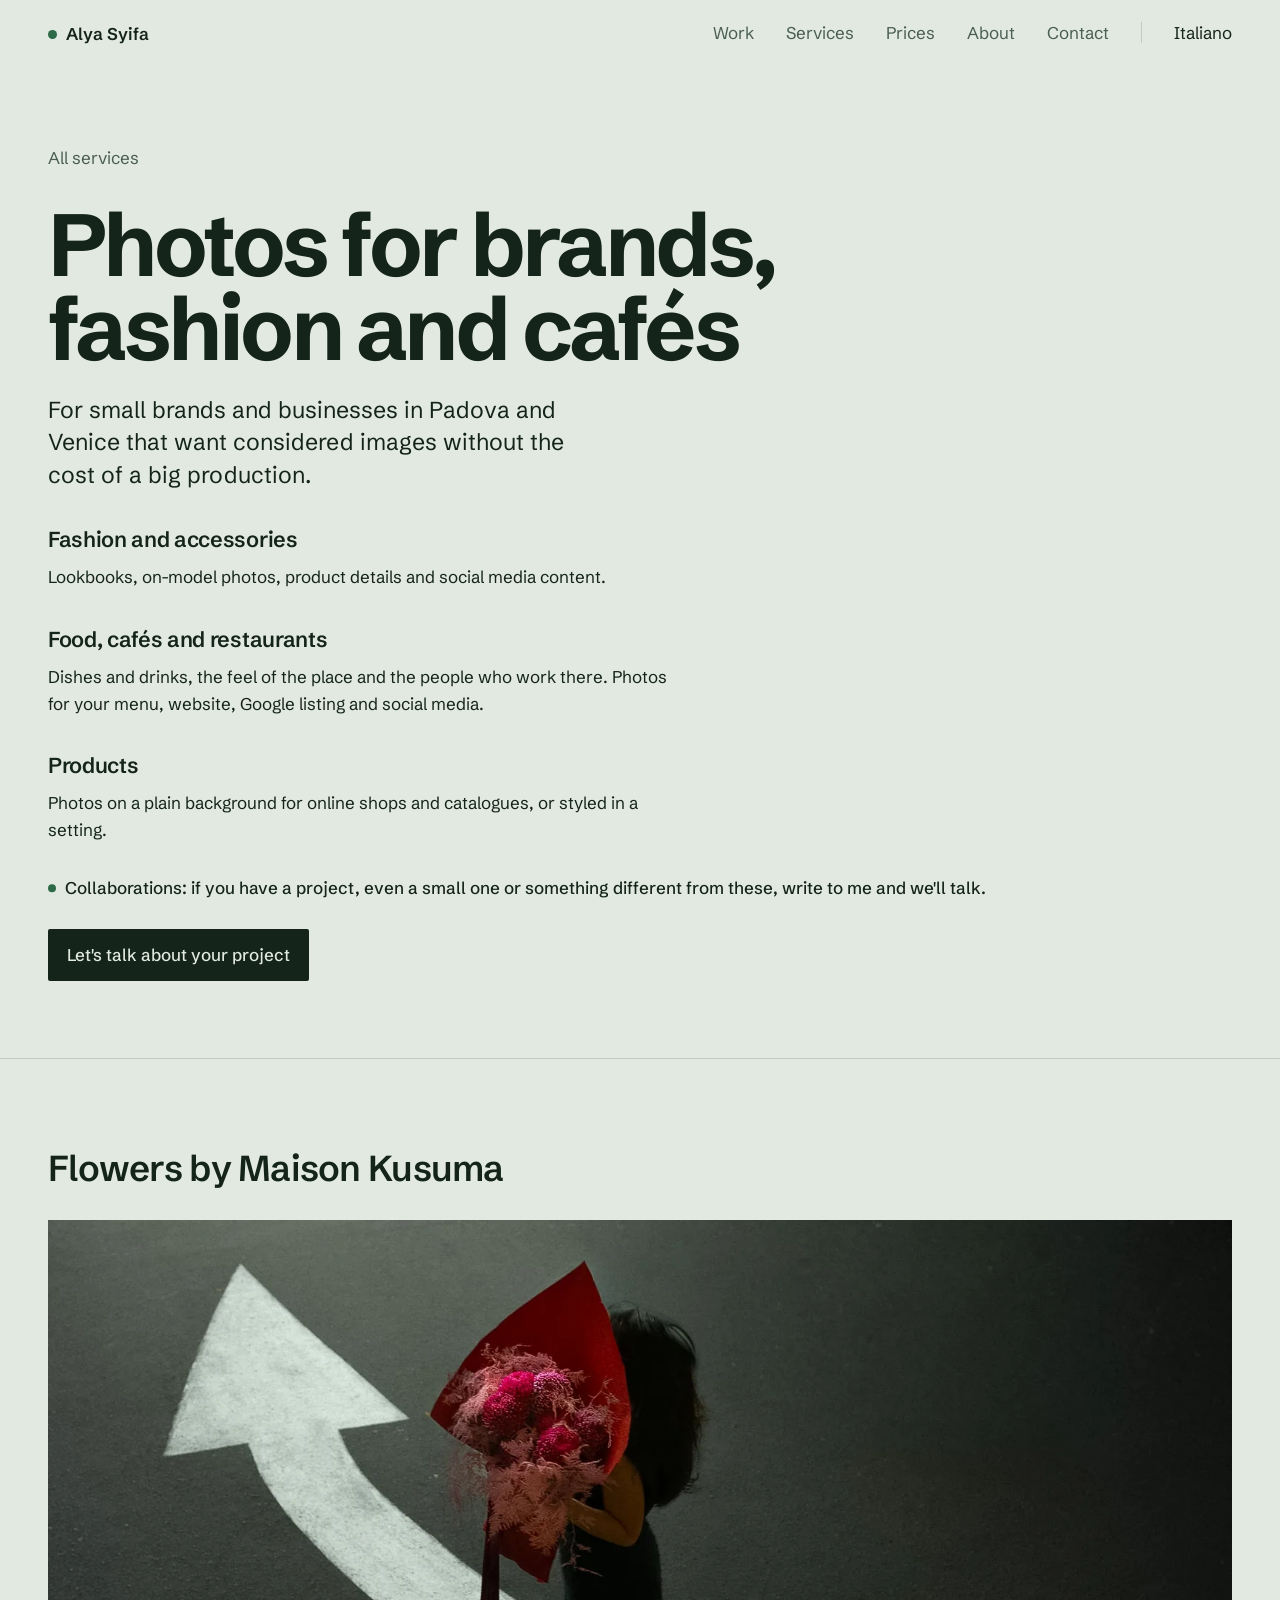
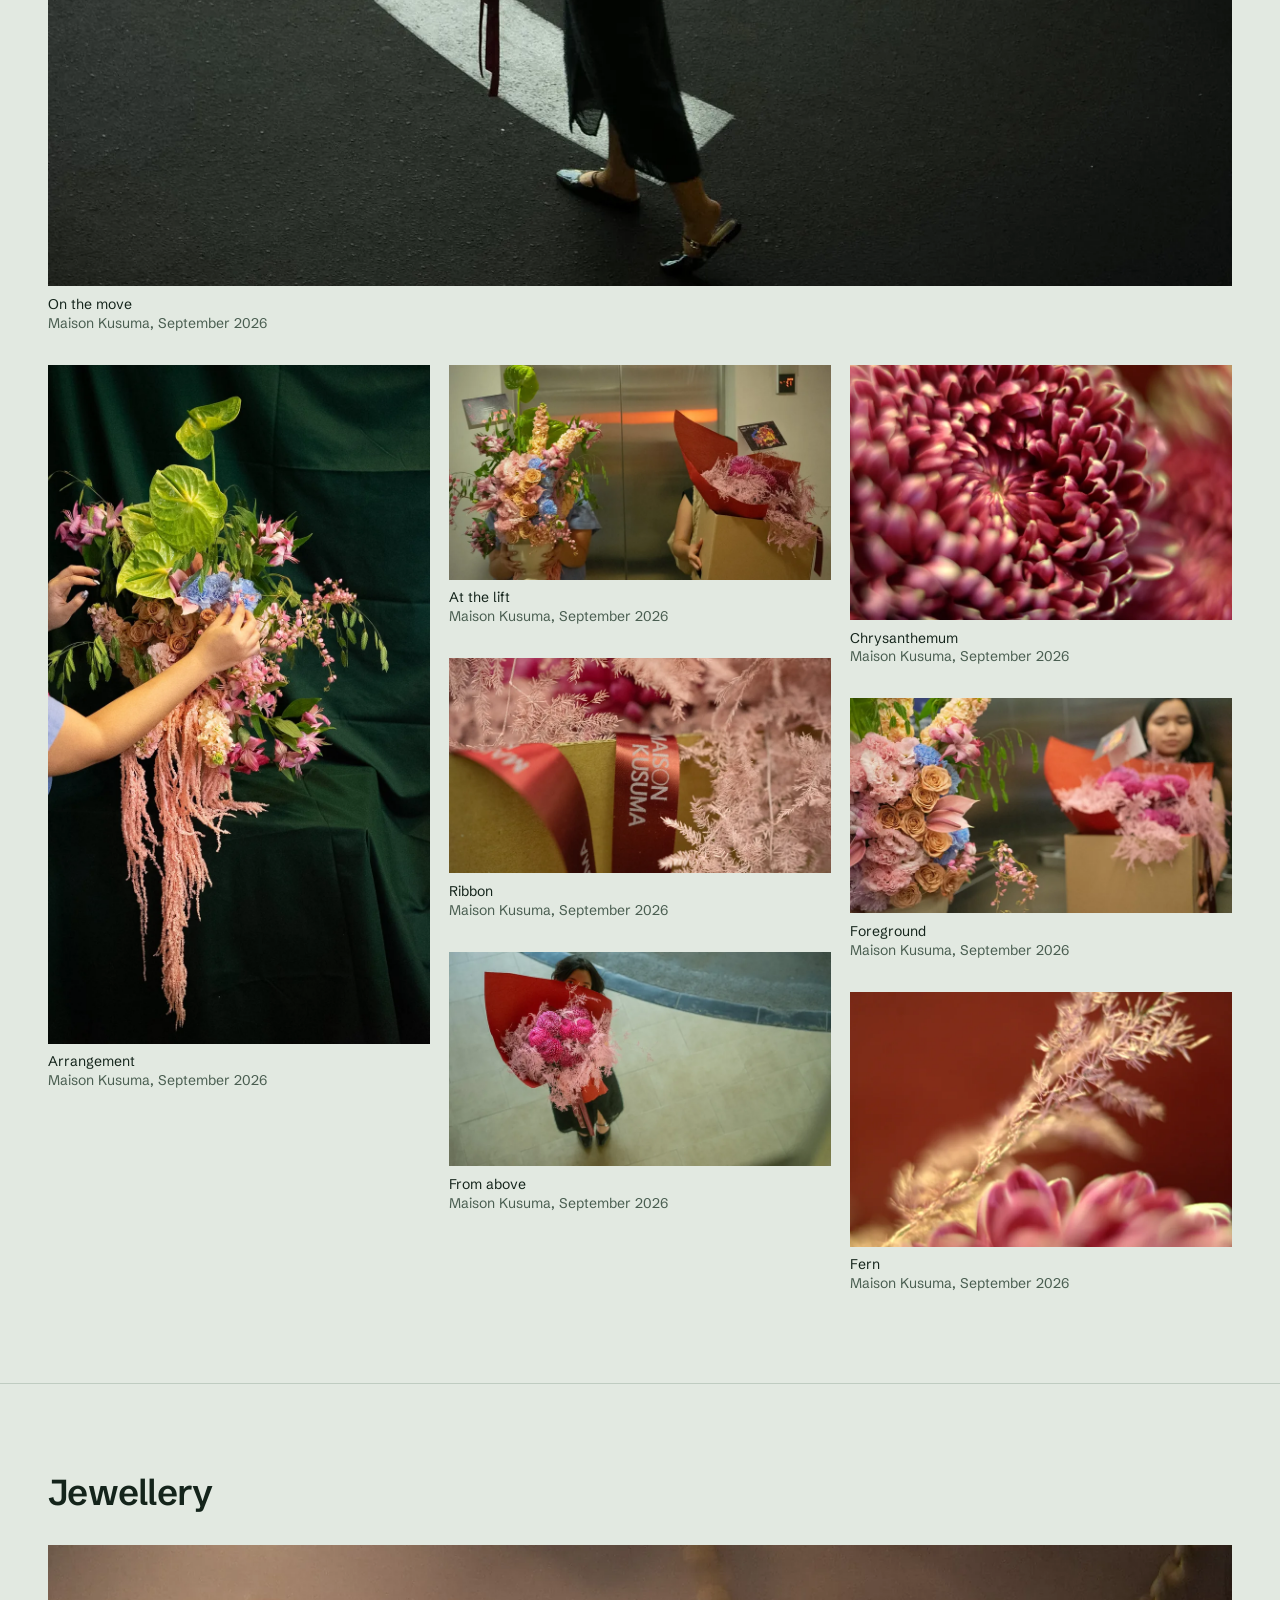
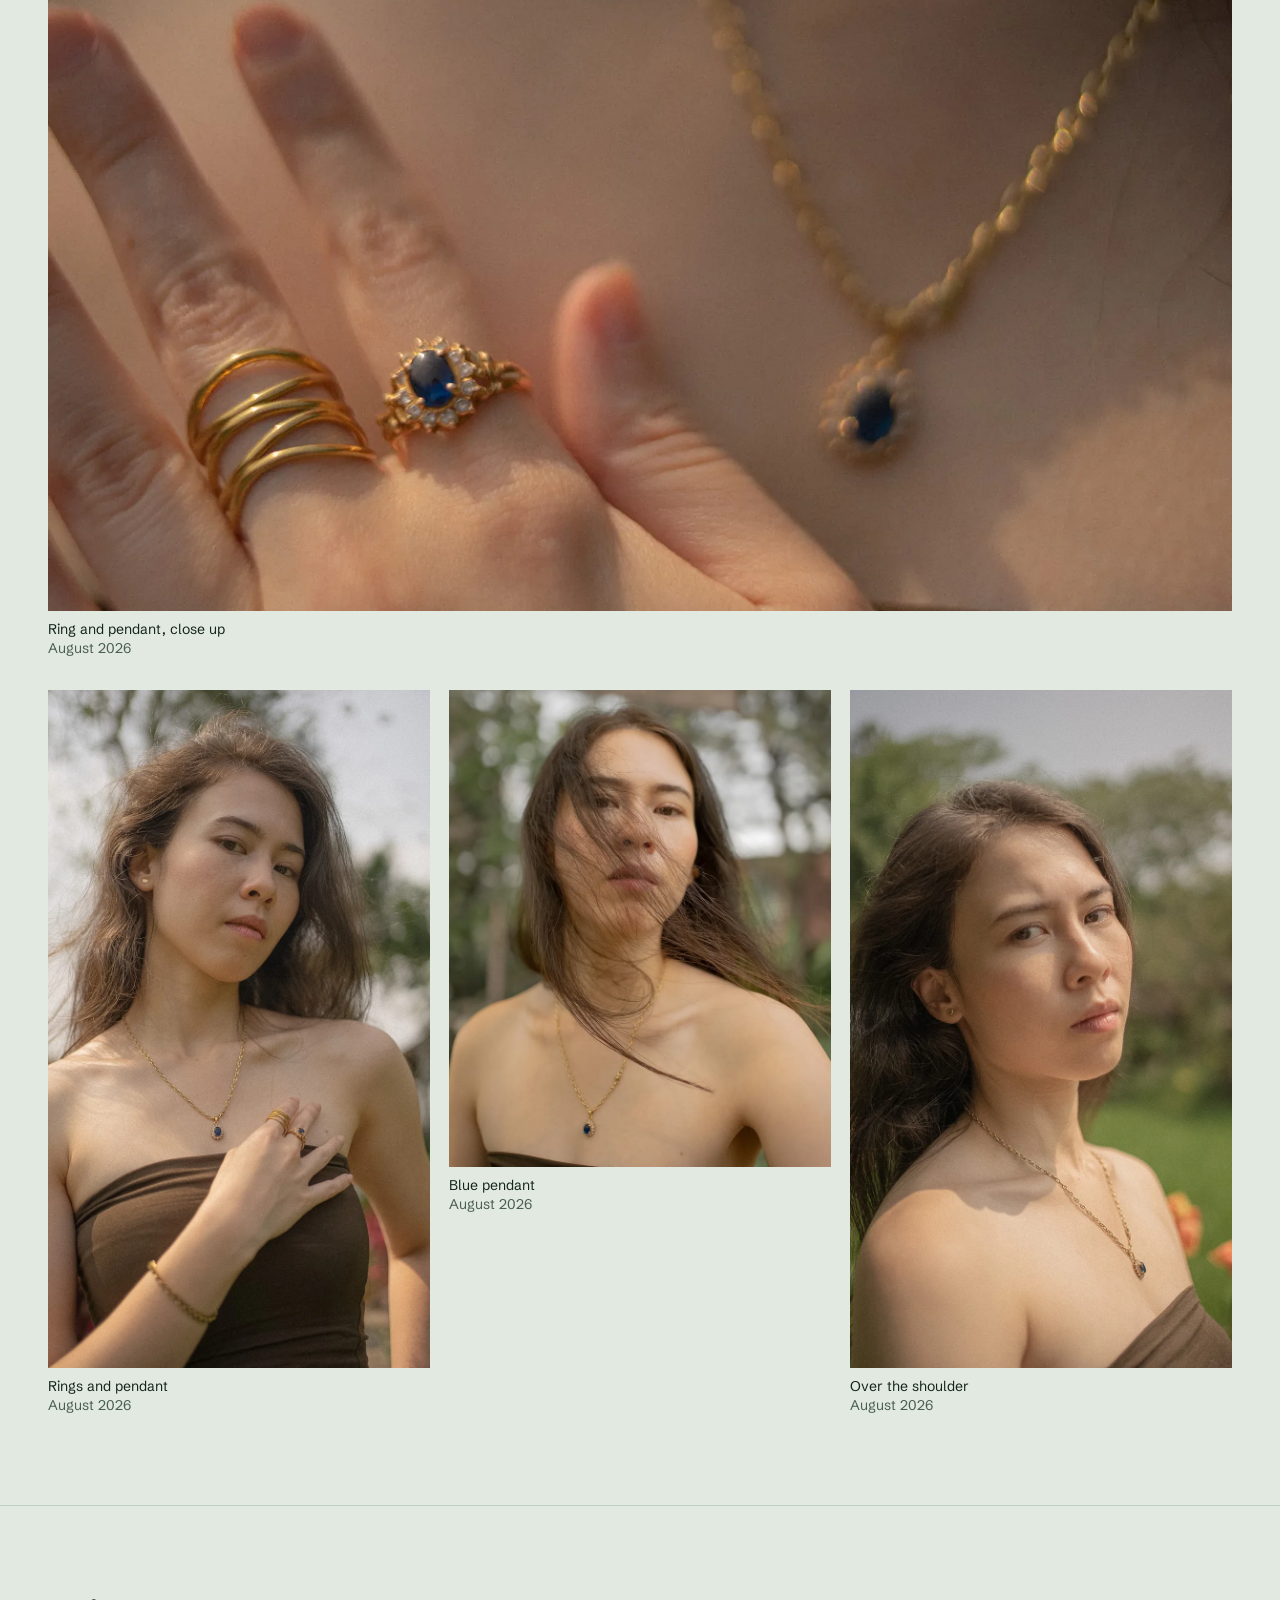
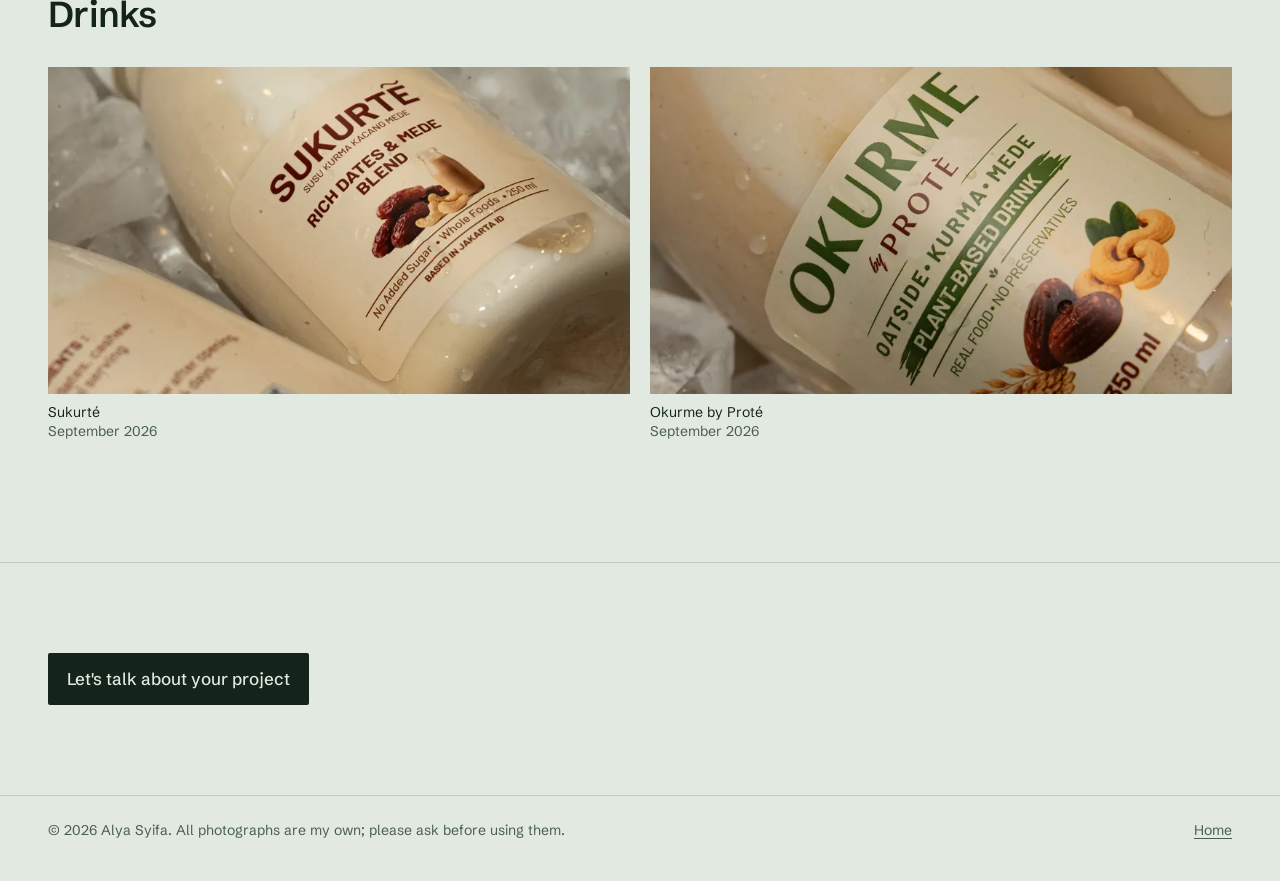
<file: brands.html>
<!doctype html>
<html lang="en">
<head>
  <meta charset="utf-8">
  <meta name="viewport" content="width=device-width, initial-scale=1">
  <title>Brand & Food Photography in Padova and Venice | Alya Syifa</title>
  <meta name="description" content="Photography for fashion and accessories brands, food, cafés, restaurants and products in Padova and Venice. Affordable rates, collaborations welcome.">
  <link rel="canonical" href="https://syifaalya157-ops.github.io/brands.html">
  <!-- Language versions of this page (Google's hreflang). Keep both pages in sync. -->
  <link rel="alternate" hreflang="it" href="https://syifaalya157-ops.github.io/brand.html">
  <link rel="alternate" hreflang="en" href="https://syifaalya157-ops.github.io/brands.html">
  <link rel="alternate" hreflang="x-default" href="https://syifaalya157-ops.github.io/brands.html">

  <meta property="og:type" content="website">
  <meta property="og:locale" content="en_GB">
  <meta property="og:title" content="Brand & Food Photography in Padova and Venice | Alya Syifa">
  <meta property="og:description" content="Photography for fashion and accessories brands, food, cafés, restaurants and products in Padova and Venice. Affordable rates, collaborations welcome.">
  <meta property="og:url" content="https://syifaalya157-ops.github.io/brands.html">
  <meta property="og:image" content="https://syifaalya157-ops.github.io/bouquet-walk-road-arrow-1600.webp">
  <meta name="twitter:card" content="summary_large_image">

  <link rel="icon" href="favicon.svg" type="image/svg+xml">
  <link rel="preconnect" href="https://fonts.googleapis.com">
  <link rel="preconnect" href="https://fonts.gstatic.com" crossorigin>
  <link rel="stylesheet" href="https://fonts.googleapis.com/css2?family=Schibsted+Grotesk:wght@400;500;600;700&display=swap">
  <link rel="stylesheet" href="style.css">

  <script type="application/ld+json">
{
  "@context": "https://schema.org",
  "@graph": [
    {
      "@type": "Service",
      "name": "Photography for brands, fashion, food and cafés",
      "description": "Photography for fashion and accessories brands, food, cafés, restaurants and products in Padova and Venice. Affordable rates, collaborations welcome.",
      "url": "https://syifaalya157-ops.github.io/brands.html",
      "inLanguage": "en",
      "provider": {
        "@id": "https://syifaalya157-ops.github.io/#me"
      },
      "areaServed": [
        {
          "@type": "City",
          "name": "Padova"
        },
        {
          "@type": "City",
          "name": "Venezia"
        }
      ]
    },
    {
      "@type": "Person",
      "@id": "https://syifaalya157-ops.github.io/#me",
      "name": "Alya Syifa",
      "url": "https://syifaalya157-ops.github.io/"
    },
    {
      "@type": "ImageObject",
      "contentUrl": "https://syifaalya157-ops.github.io/bouquet-walk-road-arrow-1600.webp",
      "creator": {
        "@id": "https://syifaalya157-ops.github.io/#me"
      },
      "creditText": "Alya Syifa",
      "copyrightNotice": "© 2026 Alya Syifa"
    },
    {
      "@type": "ImageObject",
      "contentUrl": "https://syifaalya157-ops.github.io/florist-arrangement-green-velvet-1600.webp",
      "creator": {
        "@id": "https://syifaalya157-ops.github.io/#me"
      },
      "creditText": "Alya Syifa",
      "copyrightNotice": "© 2026 Alya Syifa"
    },
    {
      "@type": "ImageObject",
      "contentUrl": "https://syifaalya157-ops.github.io/maison-kusuma-flowers-lift-1600.webp",
      "creator": {
        "@id": "https://syifaalya157-ops.github.io/#me"
      },
      "creditText": "Alya Syifa",
      "copyrightNotice": "© 2026 Alya Syifa"
    },
    {
      "@type": "ImageObject",
      "contentUrl": "https://syifaalya157-ops.github.io/maison-kusuma-ribbon-detail-1600.webp",
      "creator": {
        "@id": "https://syifaalya157-ops.github.io/#me"
      },
      "creditText": "Alya Syifa",
      "copyrightNotice": "© 2026 Alya Syifa"
    },
    {
      "@type": "ImageObject",
      "contentUrl": "https://syifaalya157-ops.github.io/bouquet-from-above-1600.webp",
      "creator": {
        "@id": "https://syifaalya157-ops.github.io/#me"
      },
      "creditText": "Alya Syifa",
      "copyrightNotice": "© 2026 Alya Syifa"
    },
    {
      "@type": "ImageObject",
      "contentUrl": "https://syifaalya157-ops.github.io/chrysanthemum-macro-1600.webp",
      "creator": {
        "@id": "https://syifaalya157-ops.github.io/#me"
      },
      "creditText": "Alya Syifa",
      "copyrightNotice": "© 2026 Alya Syifa"
    },
    {
      "@type": "ImageObject",
      "contentUrl": "https://syifaalya157-ops.github.io/flower-arrangement-foreground-1600.webp",
      "creator": {
        "@id": "https://syifaalya157-ops.github.io/#me"
      },
      "creditText": "Alya Syifa",
      "copyrightNotice": "© 2026 Alya Syifa"
    },
    {
      "@type": "ImageObject",
      "contentUrl": "https://syifaalya157-ops.github.io/asparagus-fern-macro-1600.webp",
      "creator": {
        "@id": "https://syifaalya157-ops.github.io/#me"
      },
      "creditText": "Alya Syifa",
      "copyrightNotice": "© 2026 Alya Syifa"
    },
    {
      "@type": "ImageObject",
      "contentUrl": "https://syifaalya157-ops.github.io/gold-rings-blue-stone-ring-close-up-1600.webp",
      "creator": {
        "@id": "https://syifaalya157-ops.github.io/#me"
      },
      "creditText": "Alya Syifa",
      "copyrightNotice": "© 2026 Alya Syifa"
    },
    {
      "@type": "ImageObject",
      "contentUrl": "https://syifaalya157-ops.github.io/gold-rings-blue-pendant-1600.webp",
      "creator": {
        "@id": "https://syifaalya157-ops.github.io/#me"
      },
      "creditText": "Alya Syifa",
      "copyrightNotice": "© 2026 Alya Syifa"
    },
    {
      "@type": "ImageObject",
      "contentUrl": "https://syifaalya157-ops.github.io/windswept-hair-blue-pendant-1600.webp",
      "creator": {
        "@id": "https://syifaalya157-ops.github.io/#me"
      },
      "creditText": "Alya Syifa",
      "copyrightNotice": "© 2026 Alya Syifa"
    },
    {
      "@type": "ImageObject",
      "contentUrl": "https://syifaalya157-ops.github.io/gold-chain-blue-pendant-portrait-1600.webp",
      "creator": {
        "@id": "https://syifaalya157-ops.github.io/#me"
      },
      "creditText": "Alya Syifa",
      "copyrightNotice": "© 2026 Alya Syifa"
    },
    {
      "@type": "ImageObject",
      "contentUrl": "https://syifaalya157-ops.github.io/sukurte-dates-cashew-drink-1600.webp",
      "creator": {
        "@id": "https://syifaalya157-ops.github.io/#me"
      },
      "creditText": "Alya Syifa",
      "copyrightNotice": "© 2026 Alya Syifa"
    },
    {
      "@type": "ImageObject",
      "contentUrl": "https://syifaalya157-ops.github.io/okurme-plant-based-drink-1600.webp",
      "creator": {
        "@id": "https://syifaalya157-ops.github.io/#me"
      },
      "creditText": "Alya Syifa",
      "copyrightNotice": "© 2026 Alya Syifa"
    }
  ]
}
  </script>
</head>
<body>
  <a class="skip-link" href="#main">Skip to content</a>

  <header class="site-header">
    <div class="wrap">
      <a class="site-name" href="index.html">Alya Syifa</a>
      <nav class="site-nav" aria-label="Main">
        <ul>
          <li><a href="index.html#work">Work</a></li>
          <li><a href="index.html#services">Services</a></li>
          <li><a href="index.html#prices">Prices</a></li>
          <li><a href="index.html#about">About</a></li>
          <li><a href="index.html#contact">Contact</a></li>
          <li class="lang-item"><a href="brand.html" hreflang="it" lang="it">Italiano</a></li>
        </ul>
      </nav>
    </div>
  </header>

  <main id="main">
    <div class="wrap page-intro">
      <a class="back" href="index.html#services">All services</a>
      <h1>Photos for brands, fashion and cafés</h1>
      <p class="lede">For small brands and businesses in Padova and Venice that want considered images without the cost of a big production.</p>
      <div class="prose">
          <h2 id="fashion">Fashion and accessories</h2>
          <p>Lookbooks, on-model photos, product details and social media content.</p>
          <h2 id="food">Food, cafés and restaurants</h2>
          <p>Dishes and drinks, the feel of the place and the people who work there. Photos for your menu, website, Google listing and social media.</p>
          <h2 id="products">Products</h2>
          <p>Photos on a plain background for online shops and catalogues, or styled in a setting.</p>
      </div>
      <p class="note"><span>Collaborations: if you have a project, even a small one or something different from these, write to me and we'll talk.</span></p>
      <p class="actions"><a class="btn" href="index.html#contact">Let's talk about your project</a></p>
    </div>

    <section class="section" aria-labelledby="work-0">
      <div class="wrap">
        <div class="section-head">
          <h2 id="work-0">Flowers by Maison Kusuma</h2>
        </div>
        <div class="gallery" data-lightbox>
          <figure class="shot lead" style="--ar: 1.7778">
            <a class="shot-link" href="bouquet-walk-road-arrow-1600.webp">
              <img src="bouquet-walk-road-arrow-800.webp"
                   srcset="bouquet-walk-road-arrow-800.webp 800w, bouquet-walk-road-arrow-1600.webp 1600w"
                   sizes="(max-width: 84rem) 100vw, 84rem"
                   width="1600" height="900" decoding="async"
                   alt="Woman in a black dress walking across dark asphalt past a painted white arrow, carrying a large bouquet of magenta chrysanthemums and pink asparagus fern wrapped in red paper">
            </a>
            <figcaption>On the move <span>Maison Kusuma, September 2026</span></figcaption>
          </figure>

          <figure class="shot" style="--ar: 0.5625">
            <a class="shot-link" href="florist-arrangement-green-velvet-1600.webp">
              <img src="florist-arrangement-green-velvet-800.webp"
                   srcset="florist-arrangement-green-velvet-800.webp 800w, florist-arrangement-green-velvet-1600.webp 1152w"
                   sizes="(max-width: 40rem) 100vw, 45vw"
                   width="1152" height="2048" loading="lazy" decoding="async"
                   alt="A hand adjusting a flower arrangement of green anthuriums, blue carnations, coffee-coloured roses and trailing pink amaranthus against dark green velvet">
            </a>
            <figcaption>Arrangement <span>Maison Kusuma, September 2026</span></figcaption>
          </figure>

          <figure class="shot" style="--ar: 1.7778">
            <a class="shot-link" href="maison-kusuma-flowers-lift-1600.webp">
              <img src="maison-kusuma-flowers-lift-800.webp"
                   srcset="maison-kusuma-flowers-lift-800.webp 800w, maison-kusuma-flowers-lift-1600.webp 1600w"
                   sizes="(max-width: 40rem) 100vw, 45vw"
                   width="1600" height="900" loading="lazy" decoding="async"
                   alt="Two people at a lift door holding Maison Kusuma flowers: a tall pastel arrangement in a vase and a boxed bouquet of magenta chrysanthemums in red paper">
            </a>
            <figcaption>At the lift <span>Maison Kusuma, September 2026</span></figcaption>
          </figure>

          <figure class="shot" style="--ar: 1.7778">
            <a class="shot-link" href="maison-kusuma-ribbon-detail-1600.webp">
              <img src="maison-kusuma-ribbon-detail-800.webp"
                   srcset="maison-kusuma-ribbon-detail-800.webp 800w, maison-kusuma-ribbon-detail-1600.webp 1600w"
                   sizes="(max-width: 40rem) 100vw, 45vw"
                   width="1600" height="900" loading="lazy" decoding="async"
                   alt="Close-up of a red satin ribbon printed with Maison Kusuma, wrapped around a bouquet with pink asparagus fern">
            </a>
            <figcaption>Ribbon <span>Maison Kusuma, September 2026</span></figcaption>
          </figure>

          <figure class="shot" style="--ar: 1.7778">
            <a class="shot-link" href="bouquet-from-above-1600.webp">
              <img src="bouquet-from-above-800.webp"
                   srcset="bouquet-from-above-800.webp 800w, bouquet-from-above-1600.webp 1600w"
                   sizes="(max-width: 40rem) 100vw, 45vw"
                   width="1600" height="900" loading="lazy" decoding="async"
                   alt="Seen from above: a woman holding a bouquet of magenta chrysanthemums and pink asparagus fern in red paper, only her eyes showing over the wrapping">
            </a>
            <figcaption>From above <span>Maison Kusuma, September 2026</span></figcaption>
          </figure>

          <figure class="shot" style="--ar: 1.4967">
            <a class="shot-link" href="chrysanthemum-macro-1600.webp">
              <img src="chrysanthemum-macro-800.webp"
                   srcset="chrysanthemum-macro-800.webp 800w, chrysanthemum-macro-1600.webp 1600w"
                   sizes="(max-width: 40rem) 100vw, 45vw"
                   width="1600" height="1069" loading="lazy" decoding="async"
                   alt="Macro of the tightly packed petals of a magenta chrysanthemum">
            </a>
            <figcaption>Chrysanthemum <span>Maison Kusuma, September 2026</span></figcaption>
          </figure>

          <figure class="shot" style="--ar: 1.7778">
            <a class="shot-link" href="flower-arrangement-foreground-1600.webp">
              <img src="flower-arrangement-foreground-800.webp"
                   srcset="flower-arrangement-foreground-800.webp 800w, flower-arrangement-foreground-1600.webp 1600w"
                   sizes="(max-width: 40rem) 100vw, 45vw"
                   width="1600" height="900" loading="lazy" decoding="async"
                   alt="Pastel roses, carnations and alstroemeria sharp in the foreground, with a woman holding a boxed bouquet softly blurred behind">
            </a>
            <figcaption>Foreground <span>Maison Kusuma, September 2026</span></figcaption>
          </figure>

          <figure class="shot" style="--ar: 1.4967">
            <a class="shot-link" href="asparagus-fern-macro-1600.webp">
              <img src="asparagus-fern-macro-800.webp"
                   srcset="asparagus-fern-macro-800.webp 800w, asparagus-fern-macro-1600.webp 1600w"
                   sizes="(max-width: 40rem) 100vw, 45vw"
                   width="1600" height="1069" loading="lazy" decoding="async"
                   alt="Macro of a sprig of pale asparagus fern above magenta chrysanthemum petals, against a dark red background">
            </a>
            <figcaption>Fern <span>Maison Kusuma, September 2026</span></figcaption>
          </figure>
        </div>
      </div>
    </section>

    <section class="section" aria-labelledby="work-1">
      <div class="wrap">
        <div class="section-head">
          <h2 id="work-1">Jewellery</h2>
        </div>
        <div class="gallery" data-lightbox>
          <figure class="shot lead" style="--ar: 1.7778">
            <a class="shot-link" href="gold-rings-blue-stone-ring-close-up-1600.webp">
              <img src="gold-rings-blue-stone-ring-close-up-800.webp"
                   srcset="gold-rings-blue-stone-ring-close-up-800.webp 800w, gold-rings-blue-stone-ring-close-up-1600.webp 1600w"
                   sizes="(max-width: 84rem) 100vw, 84rem"
                   width="1600" height="900" loading="lazy" decoding="async"
                   alt="Close-up of a hand wearing a stacked gold ring and a gold ring with an oval blue stone framed by small clear stones, with a matching blue pendant on a gold chain softly blurred behind">
            </a>
            <figcaption>Ring and pendant, close up <span>August 2026</span></figcaption>
          </figure>

          <figure class="shot" style="--ar: 0.5625">
            <a class="shot-link" href="gold-rings-blue-pendant-1600.webp">
              <img src="gold-rings-blue-pendant-800.webp"
                   srcset="gold-rings-blue-pendant-800.webp 800w, gold-rings-blue-pendant-1600.webp 1152w"
                   sizes="(max-width: 40rem) 100vw, 45vw"
                   width="1152" height="2048" loading="lazy" decoding="async"
                   alt="Woman in a brown strapless top with her hand on her chest, wearing stacked gold rings, a blue stone ring, a matching blue pendant and a gold bracelet">
            </a>
            <figcaption>Rings and pendant <span>August 2026</span></figcaption>
          </figure>

          <figure class="shot" style="--ar: 0.8">
            <a class="shot-link" href="windswept-hair-blue-pendant-1600.webp">
              <img src="windswept-hair-blue-pendant-800.webp"
                   srcset="windswept-hair-blue-pendant-800.webp 800w, windswept-hair-blue-pendant-1600.webp 1600w"
                   sizes="(max-width: 40rem) 100vw, 45vw"
                   width="1600" height="2000" loading="lazy" decoding="async"
                   alt="Woman with hair blown across her face, wearing a gold chain with an oval blue stone pendant">
            </a>
            <figcaption>Blue pendant <span>August 2026</span></figcaption>
          </figure>

          <figure class="shot" style="--ar: 0.5625">
            <a class="shot-link" href="gold-chain-blue-pendant-portrait-1600.webp">
              <img src="gold-chain-blue-pendant-portrait-800.webp"
                   srcset="gold-chain-blue-pendant-portrait-800.webp 800w, gold-chain-blue-pendant-portrait-1600.webp 1152w"
                   sizes="(max-width: 40rem) 100vw, 45vw"
                   width="1152" height="2048" loading="lazy" decoding="async"
                   alt="Woman glancing over her shoulder, wearing a gold chain with a blue stone pendant and a heart-shaped gold earring, orange flowers behind her">
            </a>
            <figcaption>Over the shoulder <span>August 2026</span></figcaption>
          </figure>
        </div>
      </div>
    </section>

    <section class="section" aria-labelledby="work-2">
      <div class="wrap">
        <div class="section-head">
          <h2 id="work-2">Drinks</h2>
        </div>
        <div class="gallery cols-2" data-lightbox>
          <figure class="shot" style="--ar: 1.7778">
            <a class="shot-link" href="sukurte-dates-cashew-drink-1600.webp">
              <img src="sukurte-dates-cashew-drink-800.webp"
                   srcset="sukurte-dates-cashew-drink-800.webp 800w, sukurte-dates-cashew-drink-1600.webp 1600w"
                   sizes="(max-width: 40rem) 100vw, 45vw"
                   width="1600" height="900" loading="lazy" decoding="async"
                   alt="Bottles of Sukurté dates and cashew milk on ice, covered in water droplets">
            </a>
            <figcaption>Sukurté <span>September 2026</span></figcaption>
          </figure>

          <figure class="shot" style="--ar: 1.7778">
            <a class="shot-link" href="okurme-plant-based-drink-1600.webp">
              <img src="okurme-plant-based-drink-800.webp"
                   srcset="okurme-plant-based-drink-800.webp 800w, okurme-plant-based-drink-1600.webp 1600w"
                   sizes="(max-width: 40rem) 100vw, 45vw"
                   width="1600" height="900" loading="lazy" decoding="async"
                   alt="A bottle of Okurme by Proté plant-based drink on ice, its label showing oats, dates and cashews">
            </a>
            <figcaption>Okurme by Proté <span>September 2026</span></figcaption>
          </figure>
        </div>
      </div>
    </section>

    <section class="section cta-band">
      <div class="wrap">
        <p><a class="btn" href="index.html#contact">Let's talk about your project</a></p>
      </div>
    </section>
  </main>

  <footer class="site-footer">
    <div class="wrap">
      <p>© 2026 Alya Syifa. All photographs are my own; please ask before using them.</p>
      <!-- If you have a partita IVA, Italian rules require it on the home page. Remove the comment marks and fill it in:
      <p>P.IVA [00000000000]</p> -->
      <p><a href="index.html">Home</a></p>
    </div>
  </footer>

  <script src="lightbox.js" defer></script>
</body>
</html>
</file>
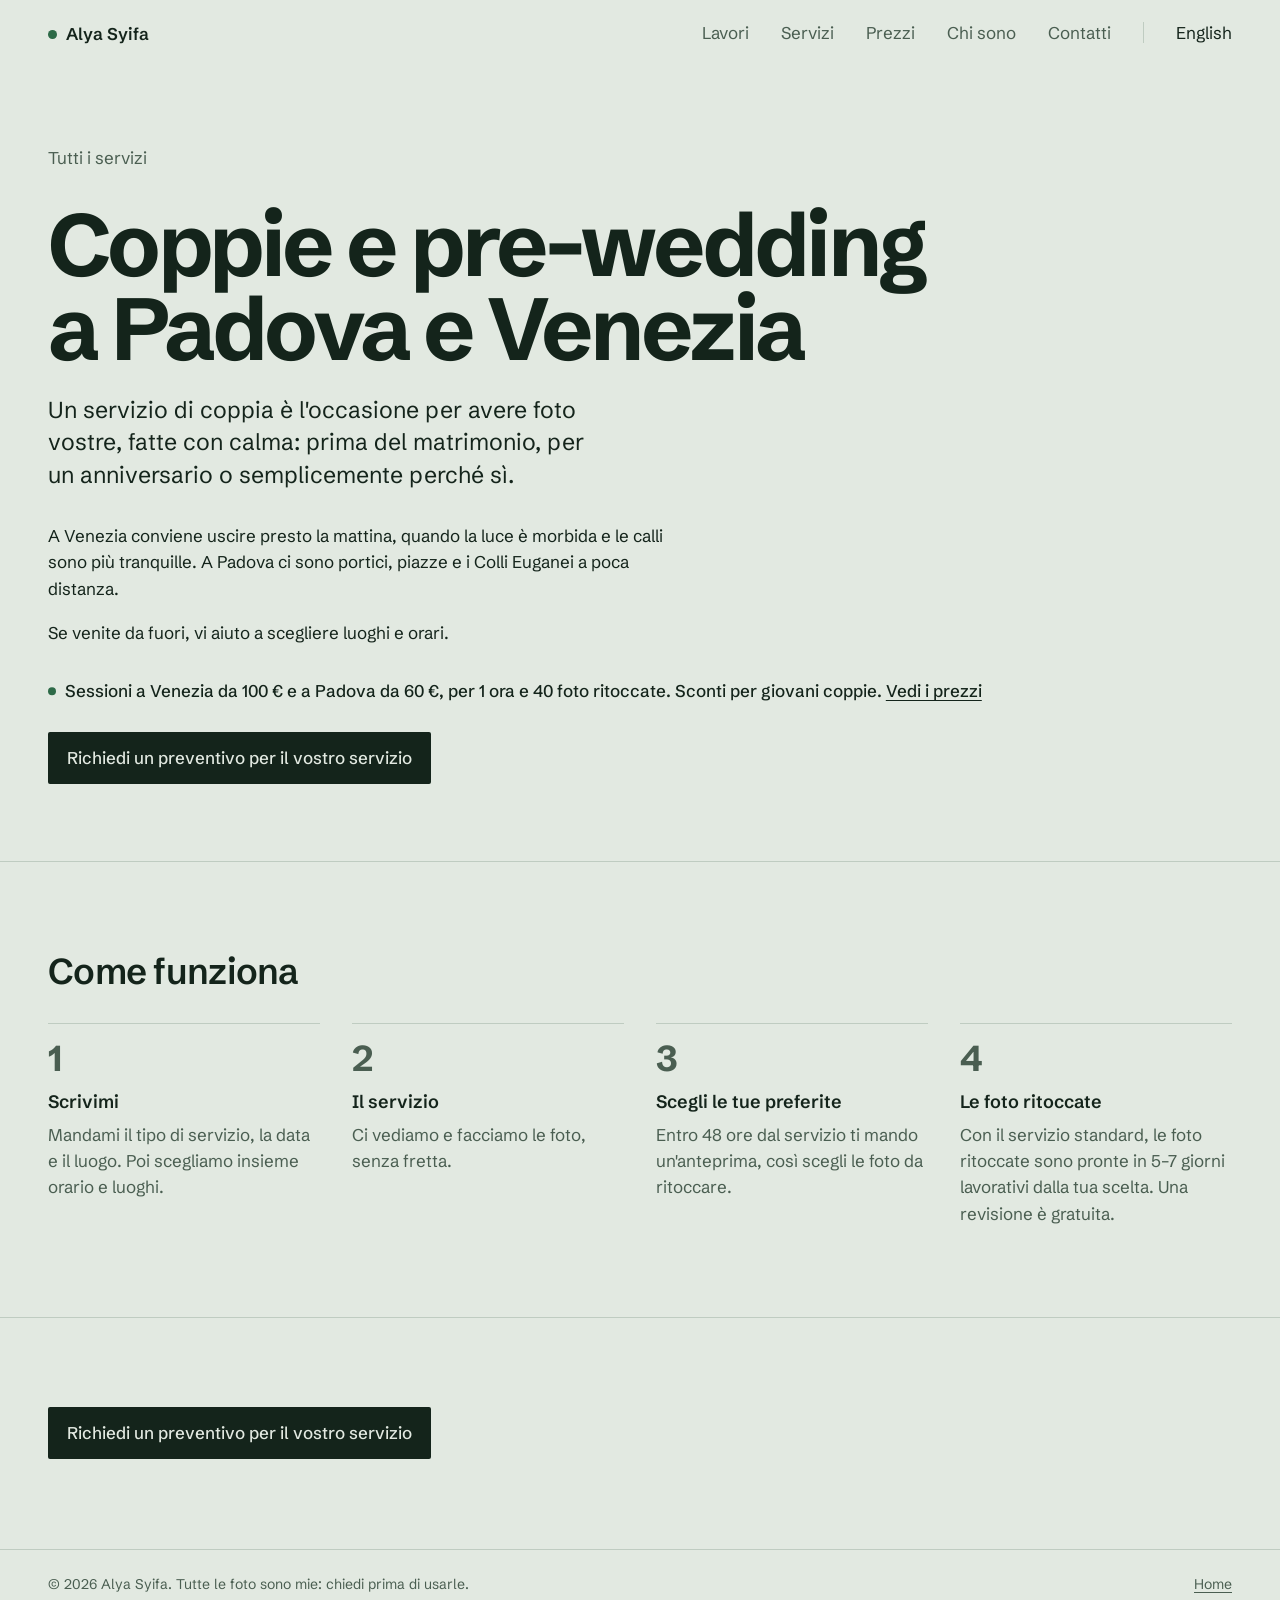
<file: coppie-pre-wedding.html>
<!doctype html>
<html lang="it">
<head>
  <meta charset="utf-8">
  <meta name="viewport" content="width=device-width, initial-scale=1">
  <title>Foto di coppia e pre-wedding a Padova e Venezia | Alya Syifa</title>
  <meta name="description" content="Servizi fotografici di coppia, fidanzamento e pre-wedding a Padova e Venezia. Sconti per giovani coppie.">
  <link rel="canonical" href="https://syifaalya157-ops.github.io/coppie-pre-wedding.html">
  <!-- Language versions of this page (Google's hreflang). Keep both pages in sync. -->
  <link rel="alternate" hreflang="it" href="https://syifaalya157-ops.github.io/coppie-pre-wedding.html">
  <link rel="alternate" hreflang="en" href="https://syifaalya157-ops.github.io/couples-pre-wedding.html">
  <link rel="alternate" hreflang="x-default" href="https://syifaalya157-ops.github.io/couples-pre-wedding.html">

  <meta property="og:type" content="website">
  <meta property="og:locale" content="it_IT">
  <meta property="og:title" content="Foto di coppia e pre-wedding a Padova e Venezia | Alya Syifa">
  <meta property="og:description" content="Servizi fotografici di coppia, fidanzamento e pre-wedding a Padova e Venezia. Sconti per giovani coppie.">
  <meta property="og:url" content="https://syifaalya157-ops.github.io/coppie-pre-wedding.html">
  <meta property="og:image" content="https://syifaalya157-ops.github.io/og-image.jpg">
  <meta name="twitter:card" content="summary_large_image">

  <link rel="icon" href="favicon.svg" type="image/svg+xml">
  <link rel="preconnect" href="https://fonts.googleapis.com">
  <link rel="preconnect" href="https://fonts.gstatic.com" crossorigin>
  <link rel="stylesheet" href="https://fonts.googleapis.com/css2?family=Schibsted+Grotesk:wght@400;500;600;700&display=swap">
  <link rel="stylesheet" href="style.css">

  <script type="application/ld+json">
{
  "@context": "https://schema.org",
  "@graph": [
    {
      "@type": "Service",
      "name": "Servizio fotografico di coppia e pre-wedding",
      "description": "Servizi fotografici di coppia, fidanzamento e pre-wedding a Padova e Venezia. Sconti per giovani coppie.",
      "url": "https://syifaalya157-ops.github.io/coppie-pre-wedding.html",
      "inLanguage": "it",
      "provider": {
        "@id": "https://syifaalya157-ops.github.io/#me"
      },
      "areaServed": [
        {
          "@type": "City",
          "name": "Padova"
        },
        {
          "@type": "City",
          "name": "Venezia"
        }
      ]
    },
    {
      "@type": "Person",
      "@id": "https://syifaalya157-ops.github.io/#me",
      "name": "Alya Syifa",
      "url": "https://syifaalya157-ops.github.io/"
    }
  ]
}
  </script>
</head>
<body>
  <a class="skip-link" href="#main">Vai al contenuto</a>

  <header class="site-header">
    <div class="wrap">
      <a class="site-name" href="it.html">Alya Syifa</a>
      <nav class="site-nav" aria-label="Principale">
        <ul>
          <li><a href="it.html#lavori">Lavori</a></li>
          <li><a href="it.html#servizi">Servizi</a></li>
          <li><a href="it.html#prezzi">Prezzi</a></li>
          <li><a href="it.html#chi-sono">Chi sono</a></li>
          <li><a href="it.html#contatti">Contatti</a></li>
          <li class="lang-item"><a href="couples-pre-wedding.html" hreflang="en" lang="en">English</a></li>
        </ul>
      </nav>
    </div>
  </header>

  <main id="main">
    <div class="wrap page-intro">
      <a class="back" href="it.html#servizi">Tutti i servizi</a>
      <h1>Coppie e pre-wedding a Padova e Venezia</h1>
      <p class="lede">Un servizio di coppia è l'occasione per avere foto vostre, fatte con calma: prima del matrimonio, per un anniversario o semplicemente perché sì.</p>
      <div class="prose">
          <p>A Venezia conviene uscire presto la mattina, quando la luce è morbida e le calli sono più tranquille. A Padova ci sono portici, piazze e i Colli Euganei a poca distanza.</p>
          <p>Se venite da fuori, vi aiuto a scegliere luoghi e orari.</p>
      </div>
      <p class="note"><span>Sessioni a Venezia da 100 € e a Padova da 60 €, per 1 ora e 40 foto ritoccate. Sconti per giovani coppie. <a href="it.html#prezzi">Vedi i prezzi</a></span></p>
      <p class="actions"><a class="btn" href="it.html#contatti">Richiedi un preventivo per il vostro servizio</a></p>
    </div>

    <!-- No photos here yet. When you have photos from this kind of session, run
         tools/prepare_photos.py and paste the <figure> blocks inside this section:
    <section class="section" aria-label="Photos">
      <div class="wrap">
        <div class="gallery" data-lightbox>
        </div>
      </div>
    </section> -->

    <section class="section" aria-labelledby="steps-title">
      <div class="wrap">
        <div class="section-head">
          <h2 id="steps-title">Come funziona</h2>
        </div>
        <ol class="steps">
          <li>
            <h3>Scrivimi</h3>
            <p>Mandami il tipo di servizio, la data e il luogo. Poi scegliamo insieme orario e luoghi.</p>
          </li>
          <li>
            <h3>Il servizio</h3>
            <p>Ci vediamo e facciamo le foto, senza fretta.</p>
          </li>
          <li>
            <h3>Scegli le tue preferite</h3>
            <p>Entro 48 ore dal servizio ti mando un'anteprima, così scegli le foto da ritoccare.</p>
          </li>
          <li>
            <h3>Le foto ritoccate</h3>
            <p>Con il servizio standard, le foto ritoccate sono pronte in 5–7 giorni lavorativi dalla tua scelta. Una revisione è gratuita.</p>
          </li>
        </ol>
      </div>
    </section>

    <section class="section cta-band">
      <div class="wrap">
        <p><a class="btn" href="it.html#contatti">Richiedi un preventivo per il vostro servizio</a></p>
      </div>
    </section>
  </main>

  <footer class="site-footer">
    <div class="wrap">
      <p>© 2026 Alya Syifa. Tutte le foto sono mie: chiedi prima di usarle.</p>
      <!-- If you have a partita IVA, Italian rules require it on the home page. Remove the comment marks and fill it in:
      <p>P.IVA [00000000000]</p> -->
      <p><a href="it.html">Home</a></p>
    </div>
  </footer>

  <script src="lightbox.js" defer></script>
</body>
</html>
</file>
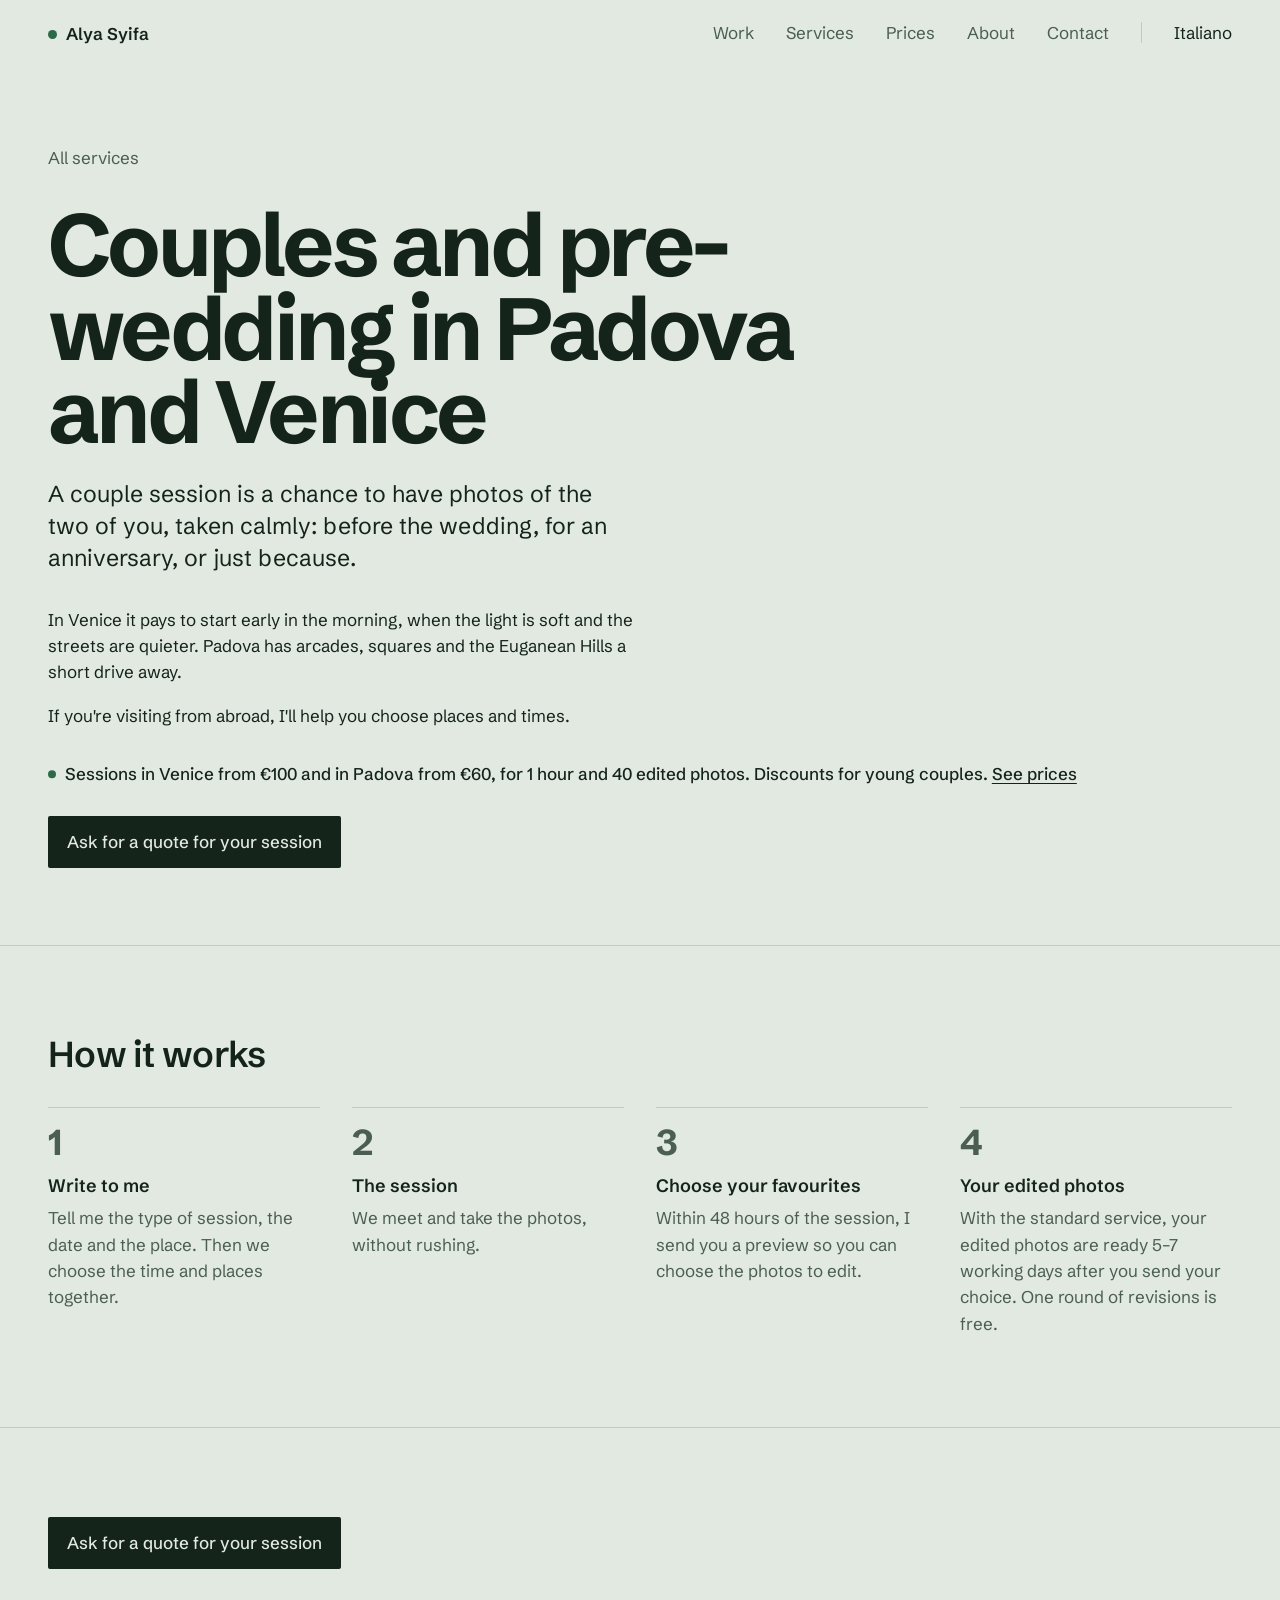
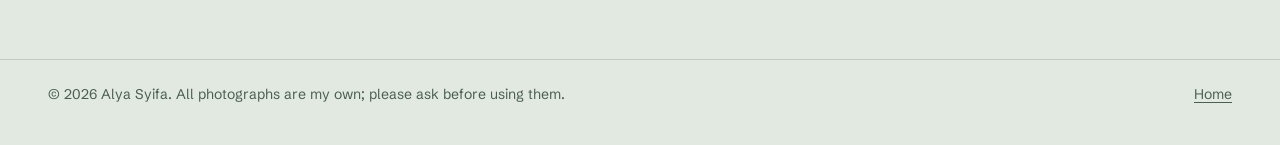
<file: couples-pre-wedding.html>
<!doctype html>
<html lang="en">
<head>
  <meta charset="utf-8">
  <meta name="viewport" content="width=device-width, initial-scale=1">
  <title>Couple & Pre-Wedding Photos in Padova and Venice | Alya Syifa</title>
  <meta name="description" content="Couple, engagement and pre-wedding photo sessions in Padova and Venice. Discounts for young couples.">
  <link rel="canonical" href="https://syifaalya157-ops.github.io/couples-pre-wedding.html">
  <!-- Language versions of this page (Google's hreflang). Keep both pages in sync. -->
  <link rel="alternate" hreflang="it" href="https://syifaalya157-ops.github.io/coppie-pre-wedding.html">
  <link rel="alternate" hreflang="en" href="https://syifaalya157-ops.github.io/couples-pre-wedding.html">
  <link rel="alternate" hreflang="x-default" href="https://syifaalya157-ops.github.io/couples-pre-wedding.html">

  <meta property="og:type" content="website">
  <meta property="og:locale" content="en_GB">
  <meta property="og:title" content="Couple & Pre-Wedding Photos in Padova and Venice | Alya Syifa">
  <meta property="og:description" content="Couple, engagement and pre-wedding photo sessions in Padova and Venice. Discounts for young couples.">
  <meta property="og:url" content="https://syifaalya157-ops.github.io/couples-pre-wedding.html">
  <meta property="og:image" content="https://syifaalya157-ops.github.io/og-image.jpg">
  <meta name="twitter:card" content="summary_large_image">

  <link rel="icon" href="favicon.svg" type="image/svg+xml">
  <link rel="preconnect" href="https://fonts.googleapis.com">
  <link rel="preconnect" href="https://fonts.gstatic.com" crossorigin>
  <link rel="stylesheet" href="https://fonts.googleapis.com/css2?family=Schibsted+Grotesk:wght@400;500;600;700&display=swap">
  <link rel="stylesheet" href="style.css">

  <script type="application/ld+json">
{
  "@context": "https://schema.org",
  "@graph": [
    {
      "@type": "Service",
      "name": "Couple and pre-wedding photo session",
      "description": "Couple, engagement and pre-wedding photo sessions in Padova and Venice. Discounts for young couples.",
      "url": "https://syifaalya157-ops.github.io/couples-pre-wedding.html",
      "inLanguage": "en",
      "provider": {
        "@id": "https://syifaalya157-ops.github.io/#me"
      },
      "areaServed": [
        {
          "@type": "City",
          "name": "Padova"
        },
        {
          "@type": "City",
          "name": "Venezia"
        }
      ]
    },
    {
      "@type": "Person",
      "@id": "https://syifaalya157-ops.github.io/#me",
      "name": "Alya Syifa",
      "url": "https://syifaalya157-ops.github.io/"
    }
  ]
}
  </script>
</head>
<body>
  <a class="skip-link" href="#main">Skip to content</a>

  <header class="site-header">
    <div class="wrap">
      <a class="site-name" href="index.html">Alya Syifa</a>
      <nav class="site-nav" aria-label="Main">
        <ul>
          <li><a href="index.html#work">Work</a></li>
          <li><a href="index.html#services">Services</a></li>
          <li><a href="index.html#prices">Prices</a></li>
          <li><a href="index.html#about">About</a></li>
          <li><a href="index.html#contact">Contact</a></li>
          <li class="lang-item"><a href="coppie-pre-wedding.html" hreflang="it" lang="it">Italiano</a></li>
        </ul>
      </nav>
    </div>
  </header>

  <main id="main">
    <div class="wrap page-intro">
      <a class="back" href="index.html#services">All services</a>
      <h1>Couples and pre-wedding in Padova and Venice</h1>
      <p class="lede">A couple session is a chance to have photos of the two of you, taken calmly: before the wedding, for an anniversary, or just because.</p>
      <div class="prose">
          <p>In Venice it pays to start early in the morning, when the light is soft and the streets are quieter. Padova has arcades, squares and the Euganean Hills a short drive away.</p>
          <p>If you're visiting from abroad, I'll help you choose places and times.</p>
      </div>
      <p class="note"><span>Sessions in Venice from €100 and in Padova from €60, for 1 hour and 40 edited photos. Discounts for young couples. <a href="index.html#prices">See prices</a></span></p>
      <p class="actions"><a class="btn" href="index.html#contact">Ask for a quote for your session</a></p>
    </div>

    <!-- No photos here yet. When you have photos from this kind of session, run
         tools/prepare_photos.py and paste the <figure> blocks inside this section:
    <section class="section" aria-label="Photos">
      <div class="wrap">
        <div class="gallery" data-lightbox>
        </div>
      </div>
    </section> -->

    <section class="section" aria-labelledby="steps-title">
      <div class="wrap">
        <div class="section-head">
          <h2 id="steps-title">How it works</h2>
        </div>
        <ol class="steps">
          <li>
            <h3>Write to me</h3>
            <p>Tell me the type of session, the date and the place. Then we choose the time and places together.</p>
          </li>
          <li>
            <h3>The session</h3>
            <p>We meet and take the photos, without rushing.</p>
          </li>
          <li>
            <h3>Choose your favourites</h3>
            <p>Within 48 hours of the session, I send you a preview so you can choose the photos to edit.</p>
          </li>
          <li>
            <h3>Your edited photos</h3>
            <p>With the standard service, your edited photos are ready 5–7 working days after you send your choice. One round of revisions is free.</p>
          </li>
        </ol>
      </div>
    </section>

    <section class="section cta-band">
      <div class="wrap">
        <p><a class="btn" href="index.html#contact">Ask for a quote for your session</a></p>
      </div>
    </section>
  </main>

  <footer class="site-footer">
    <div class="wrap">
      <p>© 2026 Alya Syifa. All photographs are my own; please ask before using them.</p>
      <!-- If you have a partita IVA, Italian rules require it on the home page. Remove the comment marks and fill it in:
      <p>P.IVA [00000000000]</p> -->
      <p><a href="index.html">Home</a></p>
    </div>
  </footer>

  <script src="lightbox.js" defer></script>
</body>
</html>
</file>
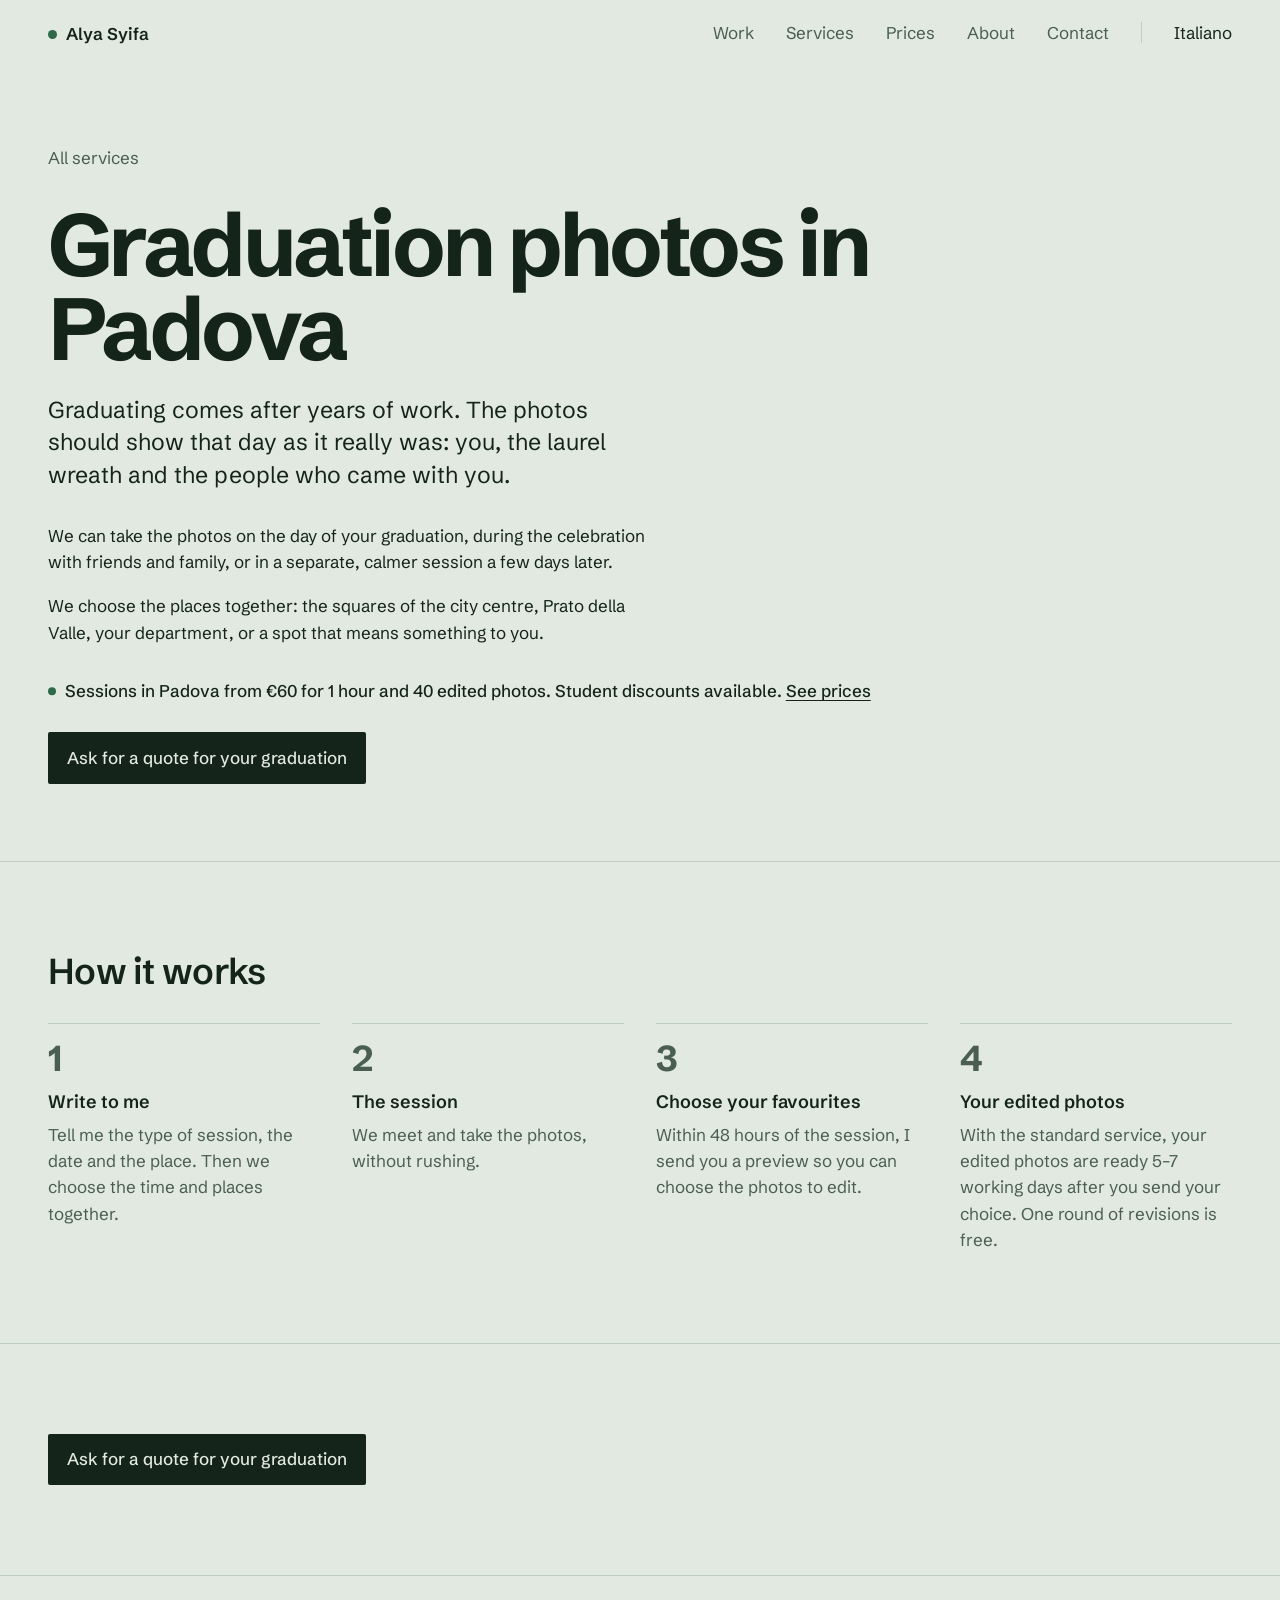
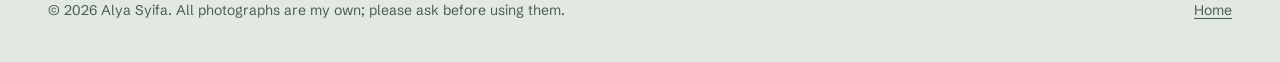
<file: graduation.html>
<!doctype html>
<html lang="en">
<head>
  <meta charset="utf-8">
  <meta name="viewport" content="width=device-width, initial-scale=1">
  <title>Graduation Photographer in Padova | Alya Syifa</title>
  <meta name="description" content="Graduation photo sessions in Padova: on the day of your graduation, at the celebration, or a separate session a few days later. Student discount.">
  <link rel="canonical" href="https://syifaalya157-ops.github.io/graduation.html">
  <!-- Language versions of this page (Google's hreflang). Keep both pages in sync. -->
  <link rel="alternate" hreflang="it" href="https://syifaalya157-ops.github.io/laurea.html">
  <link rel="alternate" hreflang="en" href="https://syifaalya157-ops.github.io/graduation.html">
  <link rel="alternate" hreflang="x-default" href="https://syifaalya157-ops.github.io/graduation.html">

  <meta property="og:type" content="website">
  <meta property="og:locale" content="en_GB">
  <meta property="og:title" content="Graduation Photographer in Padova | Alya Syifa">
  <meta property="og:description" content="Graduation photo sessions in Padova: on the day of your graduation, at the celebration, or a separate session a few days later. Student discount.">
  <meta property="og:url" content="https://syifaalya157-ops.github.io/graduation.html">
  <meta property="og:image" content="https://syifaalya157-ops.github.io/og-image.jpg">
  <meta name="twitter:card" content="summary_large_image">

  <link rel="icon" href="favicon.svg" type="image/svg+xml">
  <link rel="preconnect" href="https://fonts.googleapis.com">
  <link rel="preconnect" href="https://fonts.gstatic.com" crossorigin>
  <link rel="stylesheet" href="https://fonts.googleapis.com/css2?family=Schibsted+Grotesk:wght@400;500;600;700&display=swap">
  <link rel="stylesheet" href="style.css">

  <script type="application/ld+json">
{
  "@context": "https://schema.org",
  "@graph": [
    {
      "@type": "Service",
      "name": "Graduation photo session",
      "description": "Graduation photo sessions in Padova: on the day of your graduation, at the celebration, or a separate session a few days later. Student discount.",
      "url": "https://syifaalya157-ops.github.io/graduation.html",
      "inLanguage": "en",
      "provider": {
        "@id": "https://syifaalya157-ops.github.io/#me"
      },
      "areaServed": [
        {
          "@type": "City",
          "name": "Padova"
        },
        {
          "@type": "City",
          "name": "Venezia"
        }
      ]
    },
    {
      "@type": "Person",
      "@id": "https://syifaalya157-ops.github.io/#me",
      "name": "Alya Syifa",
      "url": "https://syifaalya157-ops.github.io/"
    }
  ]
}
  </script>
</head>
<body>
  <a class="skip-link" href="#main">Skip to content</a>

  <header class="site-header">
    <div class="wrap">
      <a class="site-name" href="index.html">Alya Syifa</a>
      <nav class="site-nav" aria-label="Main">
        <ul>
          <li><a href="index.html#work">Work</a></li>
          <li><a href="index.html#services">Services</a></li>
          <li><a href="index.html#prices">Prices</a></li>
          <li><a href="index.html#about">About</a></li>
          <li><a href="index.html#contact">Contact</a></li>
          <li class="lang-item"><a href="laurea.html" hreflang="it" lang="it">Italiano</a></li>
        </ul>
      </nav>
    </div>
  </header>

  <main id="main">
    <div class="wrap page-intro">
      <a class="back" href="index.html#services">All services</a>
      <h1>Graduation photos in Padova</h1>
      <p class="lede">Graduating comes after years of work. The photos should show that day as it really was: you, the laurel wreath and the people who came with you.</p>
      <div class="prose">
          <p>We can take the photos on the day of your graduation, during the celebration with friends and family, or in a separate, calmer session a few days later.</p>
          <p>We choose the places together: the squares of the city centre, Prato della Valle, your department, or a spot that means something to you.</p>
      </div>
      <p class="note"><span>Sessions in Padova from €60 for 1 hour and 40 edited photos. Student discounts available. <a href="index.html#prices">See prices</a></span></p>
      <p class="actions"><a class="btn" href="index.html#contact">Ask for a quote for your graduation</a></p>
    </div>

    <!-- No photos here yet. When you have photos from this kind of session, run
         tools/prepare_photos.py and paste the <figure> blocks inside this section:
    <section class="section" aria-label="Photos">
      <div class="wrap">
        <div class="gallery" data-lightbox>
        </div>
      </div>
    </section> -->

    <section class="section" aria-labelledby="steps-title">
      <div class="wrap">
        <div class="section-head">
          <h2 id="steps-title">How it works</h2>
        </div>
        <ol class="steps">
          <li>
            <h3>Write to me</h3>
            <p>Tell me the type of session, the date and the place. Then we choose the time and places together.</p>
          </li>
          <li>
            <h3>The session</h3>
            <p>We meet and take the photos, without rushing.</p>
          </li>
          <li>
            <h3>Choose your favourites</h3>
            <p>Within 48 hours of the session, I send you a preview so you can choose the photos to edit.</p>
          </li>
          <li>
            <h3>Your edited photos</h3>
            <p>With the standard service, your edited photos are ready 5–7 working days after you send your choice. One round of revisions is free.</p>
          </li>
        </ol>
      </div>
    </section>

    <section class="section cta-band">
      <div class="wrap">
        <p><a class="btn" href="index.html#contact">Ask for a quote for your graduation</a></p>
      </div>
    </section>
  </main>

  <footer class="site-footer">
    <div class="wrap">
      <p>© 2026 Alya Syifa. All photographs are my own; please ask before using them.</p>
      <!-- If you have a partita IVA, Italian rules require it on the home page. Remove the comment marks and fill it in:
      <p>P.IVA [00000000000]</p> -->
      <p><a href="index.html">Home</a></p>
    </div>
  </footer>

  <script src="lightbox.js" defer></script>
</body>
</html>
</file>
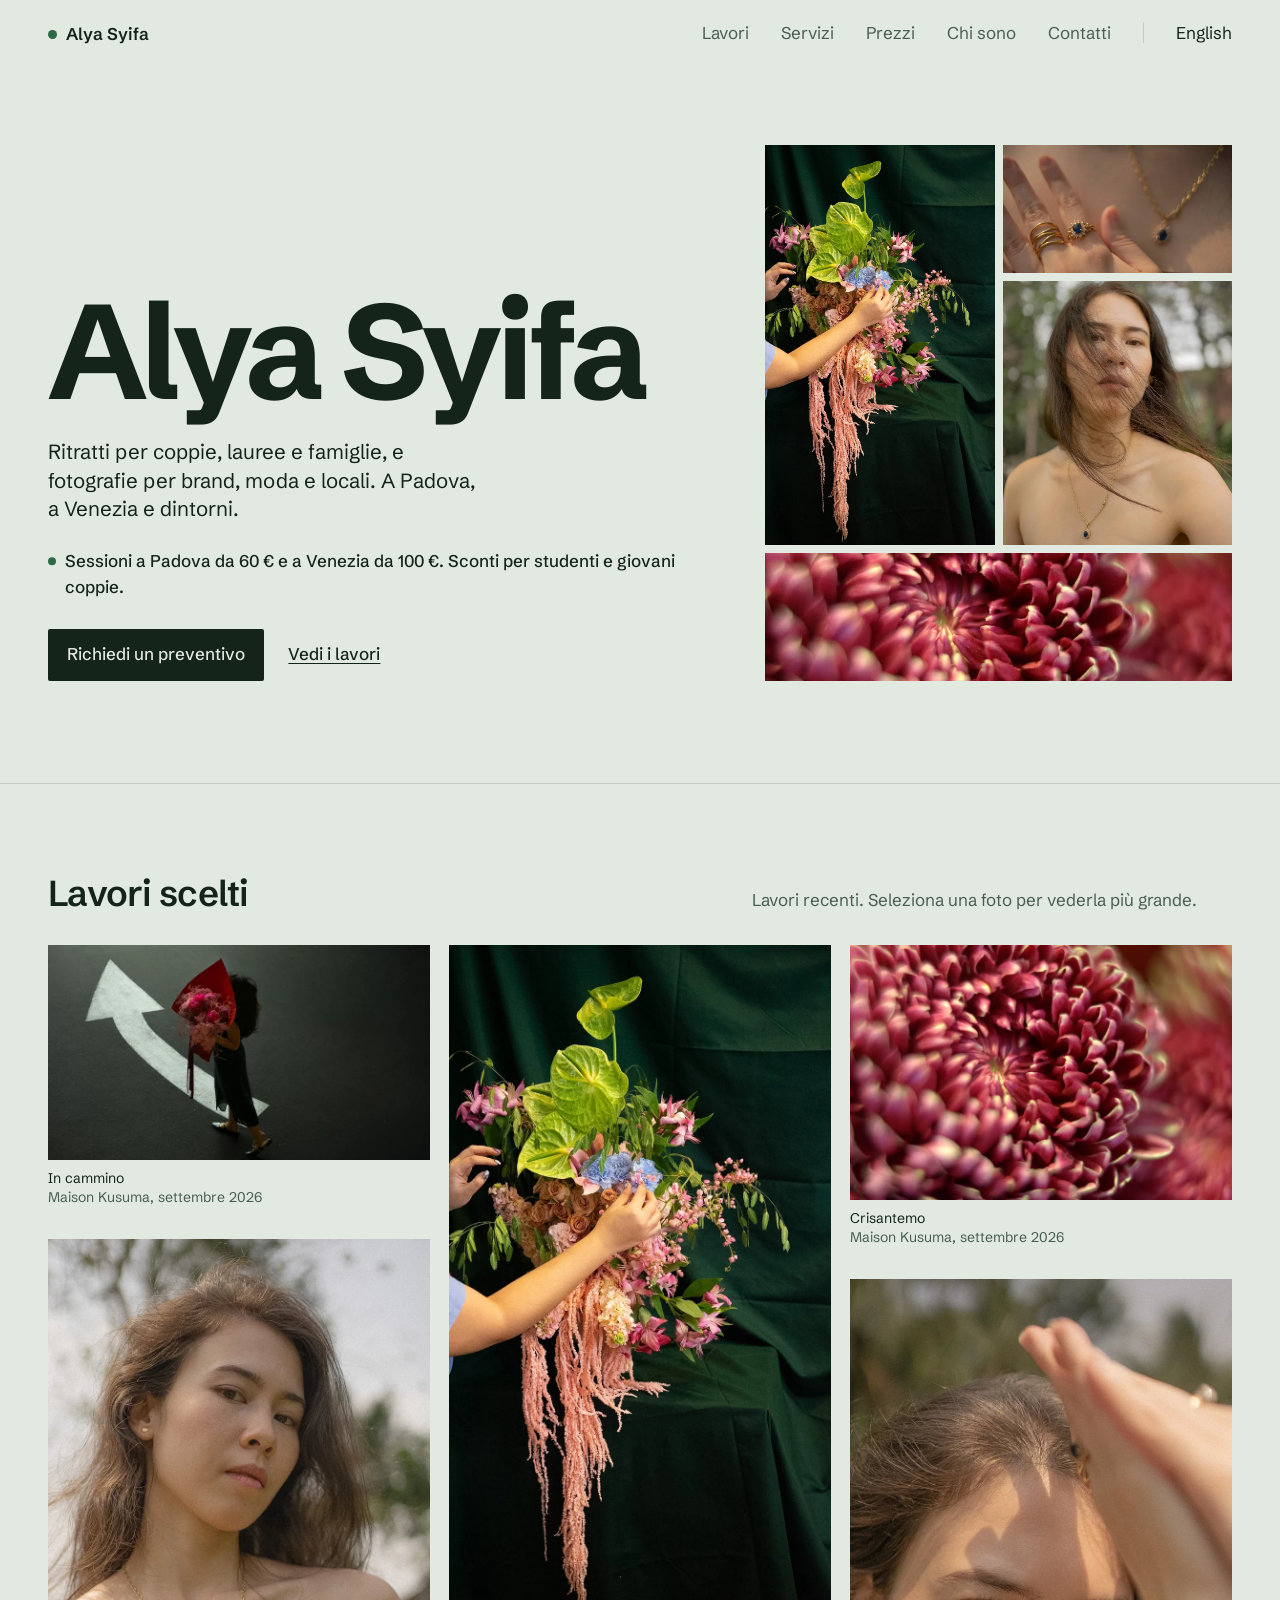
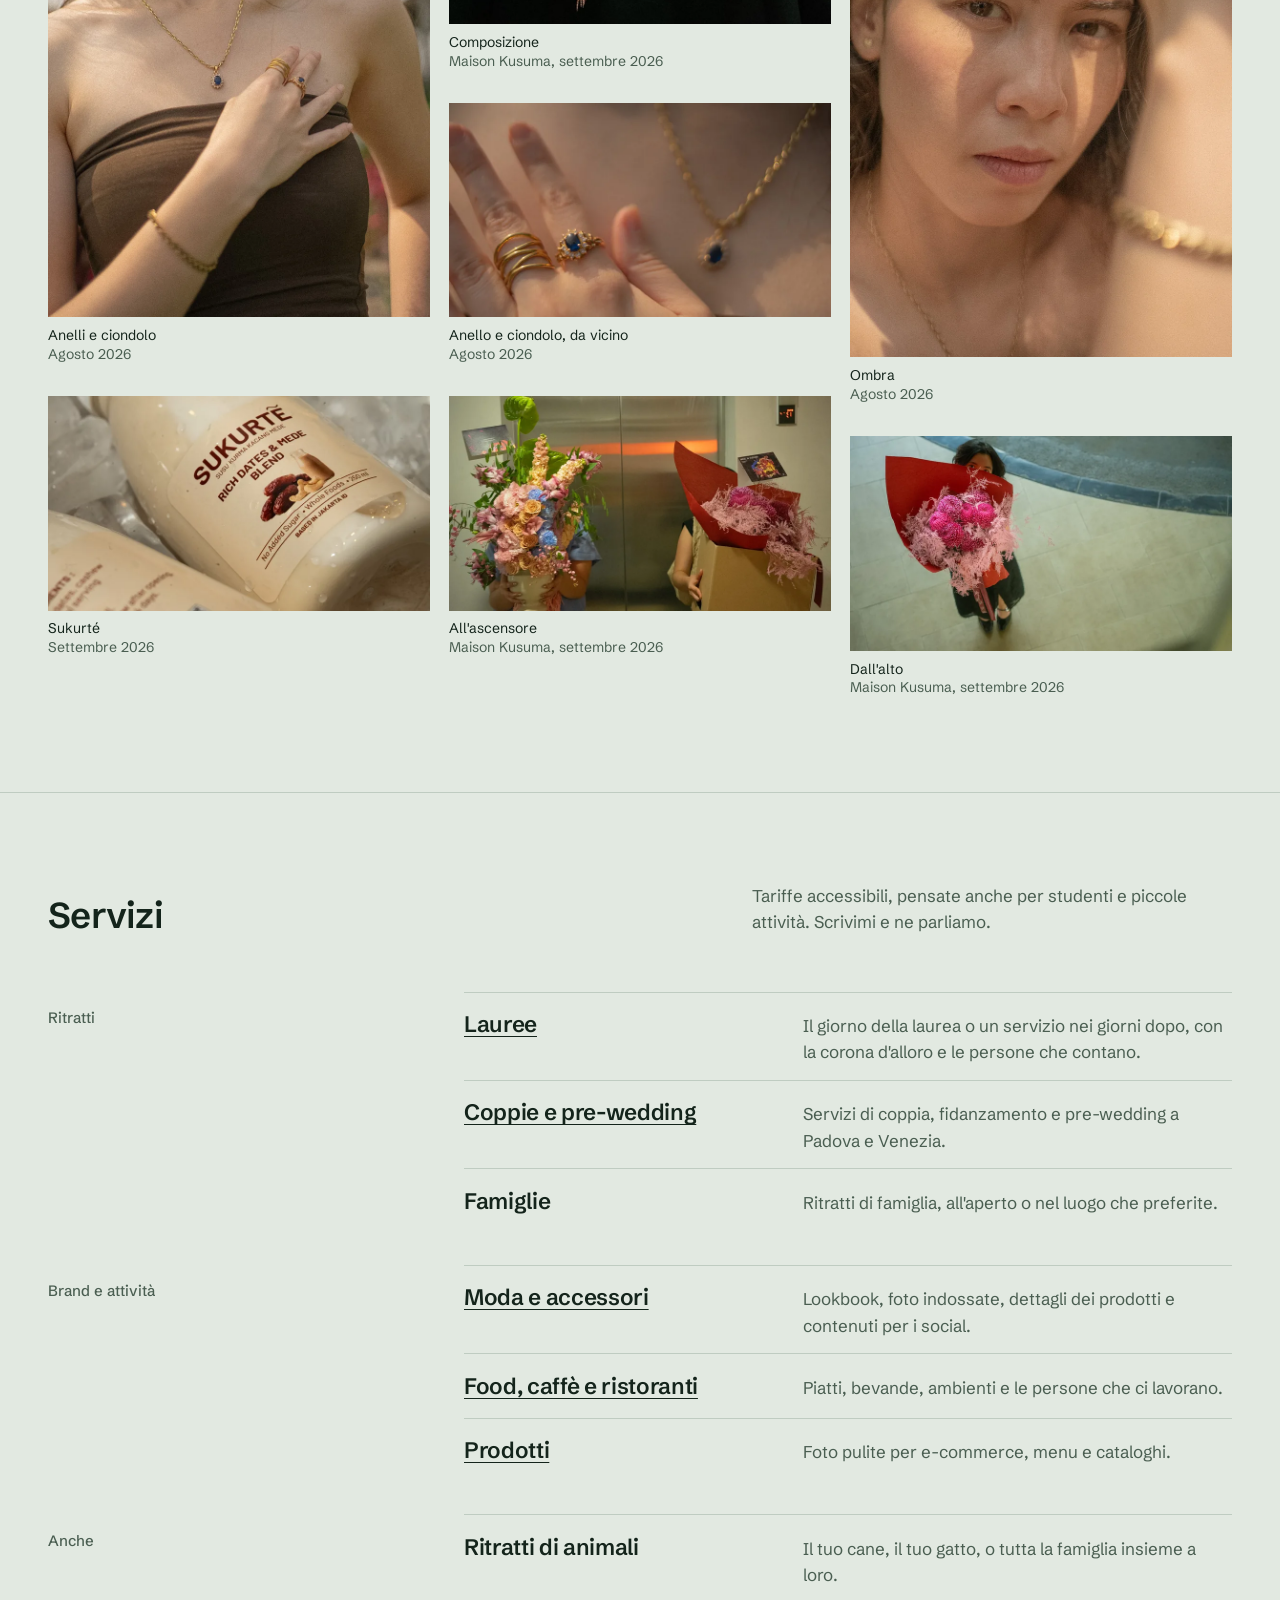
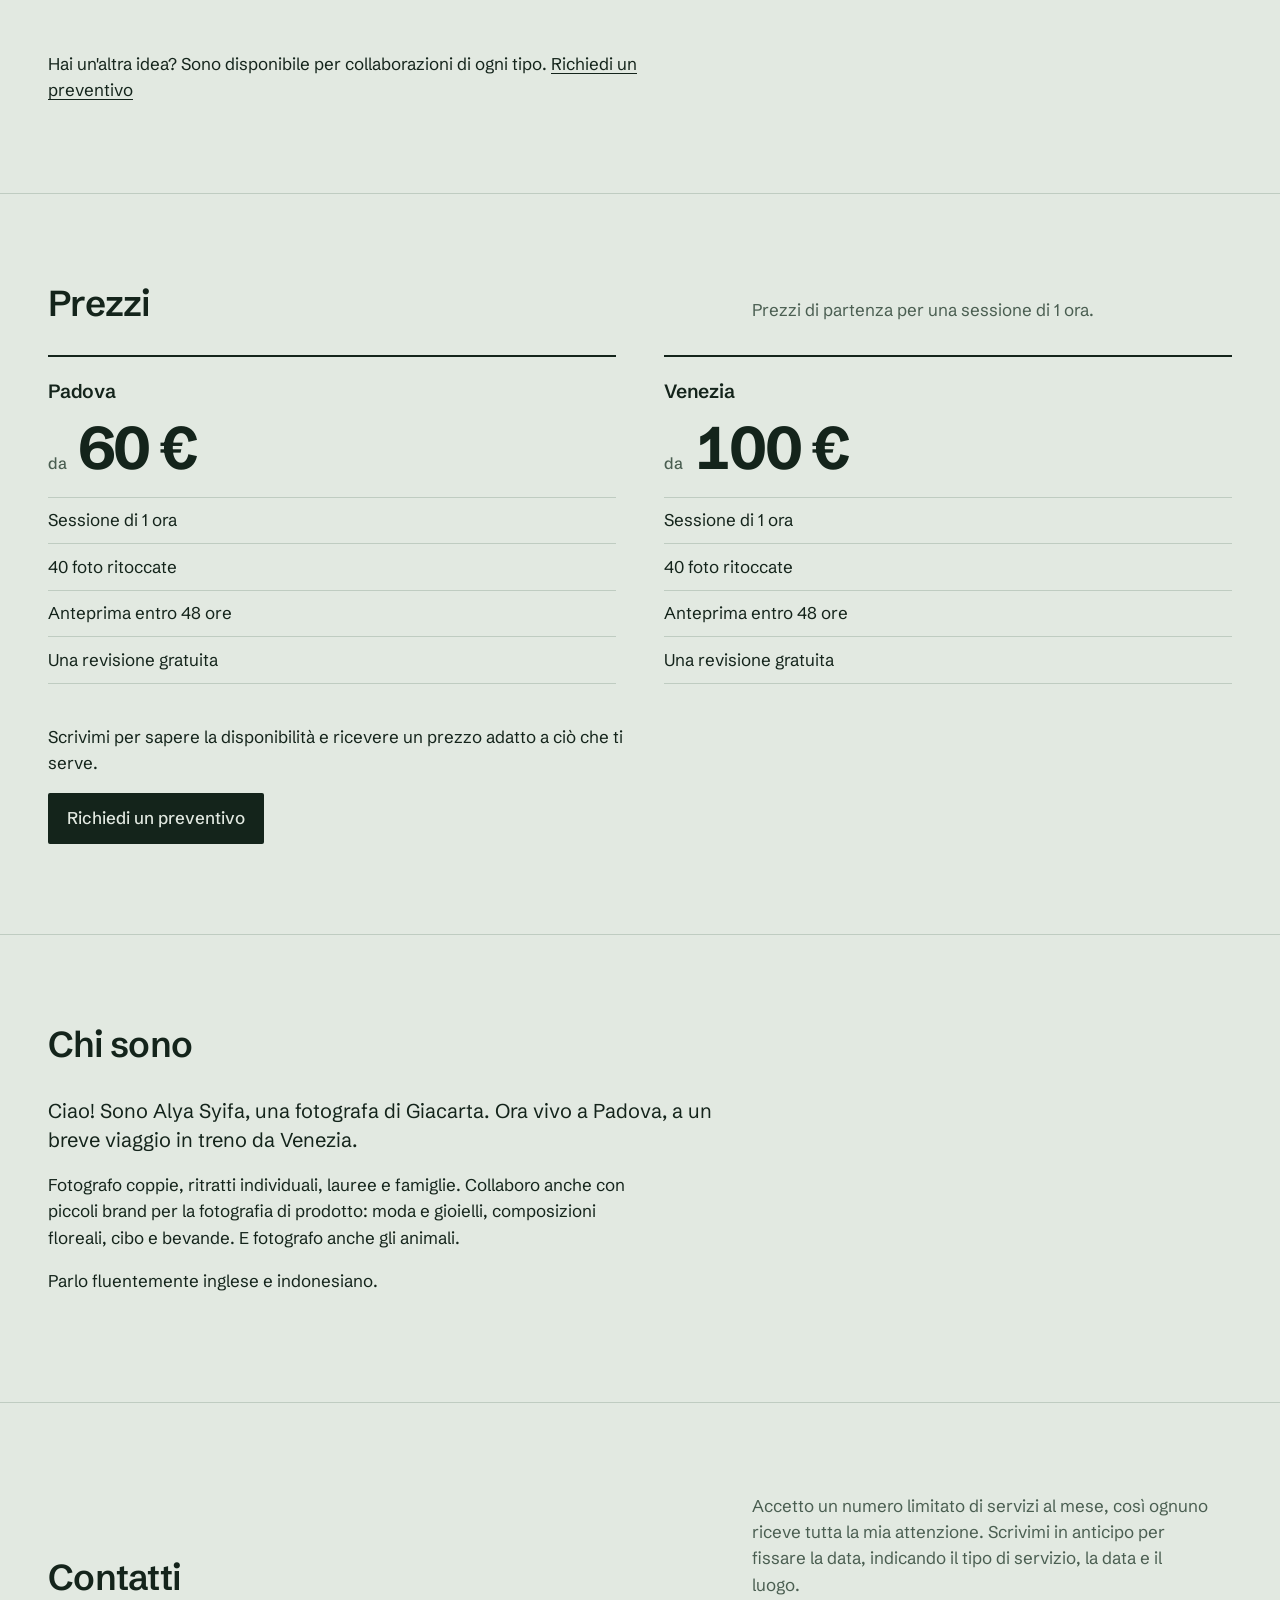
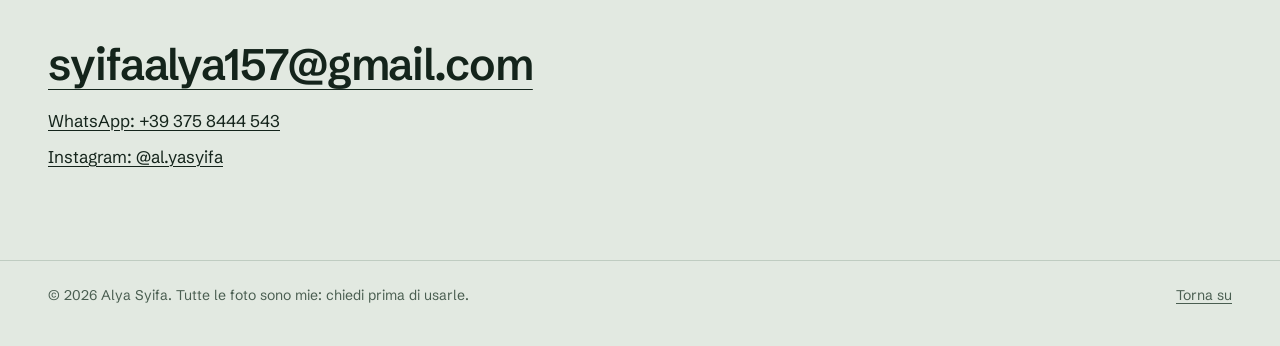
<file: it.html>
<!doctype html>
<html lang="it">
<head>
  <meta charset="utf-8">
  <meta name="viewport" content="width=device-width, initial-scale=1">
  <title>Alya Syifa | Fotografia di ritratto a Padova e Venezia</title>
  <meta name="description" content="Servizi fotografici per lauree, coppie, pre-wedding e famiglie, e foto per brand, moda e locali a Padova e Venezia. Sconti per studenti.">
  <link rel="canonical" href="https://syifaalya157-ops.github.io/it.html">
  <!-- Language versions of this page (Google's hreflang). Keep both pages in sync. -->
  <link rel="alternate" hreflang="it" href="https://syifaalya157-ops.github.io/it.html">
  <link rel="alternate" hreflang="en" href="https://syifaalya157-ops.github.io/">
  <link rel="alternate" hreflang="x-default" href="https://syifaalya157-ops.github.io/">

  <meta property="og:type" content="website">
  <meta property="og:locale" content="it_IT">
  <meta property="og:title" content="Alya Syifa | Fotografia di ritratto a Padova e Venezia">
  <meta property="og:description" content="Servizi fotografici per lauree, coppie, pre-wedding e famiglie, e foto per brand, moda e locali a Padova e Venezia. Sconti per studenti.">
  <meta property="og:url" content="https://syifaalya157-ops.github.io/it.html">
  <meta property="og:image" content="https://syifaalya157-ops.github.io/og-image.jpg">
  <meta name="twitter:card" content="summary_large_image">

  <link rel="icon" href="favicon.svg" type="image/svg+xml">
  <link rel="preconnect" href="https://fonts.googleapis.com">
  <link rel="preconnect" href="https://fonts.gstatic.com" crossorigin>
  <link rel="stylesheet" href="https://fonts.googleapis.com/css2?family=Schibsted+Grotesk:wght@400;500;600;700&display=swap">
  <link rel="stylesheet" href="style.css">

  <script type="application/ld+json">
{
  "@context": "https://schema.org",
  "@graph": [
    {
      "@type": "Person",
      "@id": "https://syifaalya157-ops.github.io/#me",
      "name": "Alya Syifa",
      "url": "https://syifaalya157-ops.github.io/",
      "jobTitle": "Fotografia di ritratto",
      "sameAs": [
        "https://www.instagram.com/al.yasyifa/"
      ],
      "areaServed": [
        {
          "@type": "City",
          "name": "Padova"
        },
        {
          "@type": "City",
          "name": "Venezia"
        }
      ]
    },
    {
      "@type": "Service",
      "name": "Lauree",
      "description": "Il giorno della laurea o un servizio nei giorni dopo, con la corona d'alloro e le persone che contano.",
      "url": "https://syifaalya157-ops.github.io/laurea.html",
      "inLanguage": "it",
      "provider": {
        "@id": "https://syifaalya157-ops.github.io/#me"
      },
      "areaServed": [
        {
          "@type": "City",
          "name": "Padova"
        },
        {
          "@type": "City",
          "name": "Venezia"
        }
      ]
    },
    {
      "@type": "Service",
      "name": "Coppie e pre-wedding",
      "description": "Servizi di coppia, fidanzamento e pre-wedding a Padova e Venezia.",
      "url": "https://syifaalya157-ops.github.io/coppie-pre-wedding.html",
      "inLanguage": "it",
      "provider": {
        "@id": "https://syifaalya157-ops.github.io/#me"
      },
      "areaServed": [
        {
          "@type": "City",
          "name": "Padova"
        },
        {
          "@type": "City",
          "name": "Venezia"
        }
      ]
    },
    {
      "@type": "Service",
      "name": "Famiglie",
      "description": "Ritratti di famiglia, all'aperto o nel luogo che preferite.",
      "url": "https://syifaalya157-ops.github.io/it.html",
      "inLanguage": "it",
      "provider": {
        "@id": "https://syifaalya157-ops.github.io/#me"
      },
      "areaServed": [
        {
          "@type": "City",
          "name": "Padova"
        },
        {
          "@type": "City",
          "name": "Venezia"
        }
      ]
    },
    {
      "@type": "Service",
      "name": "Moda e accessori",
      "description": "Lookbook, foto indossate, dettagli dei prodotti e contenuti per i social.",
      "url": "https://syifaalya157-ops.github.io/brand.html",
      "inLanguage": "it",
      "provider": {
        "@id": "https://syifaalya157-ops.github.io/#me"
      },
      "areaServed": [
        {
          "@type": "City",
          "name": "Padova"
        },
        {
          "@type": "City",
          "name": "Venezia"
        }
      ]
    },
    {
      "@type": "Service",
      "name": "Food, caffè e ristoranti",
      "description": "Piatti, bevande, ambienti e le persone che ci lavorano.",
      "url": "https://syifaalya157-ops.github.io/brand.html",
      "inLanguage": "it",
      "provider": {
        "@id": "https://syifaalya157-ops.github.io/#me"
      },
      "areaServed": [
        {
          "@type": "City",
          "name": "Padova"
        },
        {
          "@type": "City",
          "name": "Venezia"
        }
      ]
    },
    {
      "@type": "Service",
      "name": "Prodotti",
      "description": "Foto pulite per e-commerce, menu e cataloghi.",
      "url": "https://syifaalya157-ops.github.io/brand.html",
      "inLanguage": "it",
      "provider": {
        "@id": "https://syifaalya157-ops.github.io/#me"
      },
      "areaServed": [
        {
          "@type": "City",
          "name": "Padova"
        },
        {
          "@type": "City",
          "name": "Venezia"
        }
      ]
    },
    {
      "@type": "Service",
      "name": "Ritratti di animali",
      "description": "Il tuo cane, il tuo gatto, o tutta la famiglia insieme a loro.",
      "url": "https://syifaalya157-ops.github.io/it.html",
      "inLanguage": "it",
      "provider": {
        "@id": "https://syifaalya157-ops.github.io/#me"
      },
      "areaServed": [
        {
          "@type": "City",
          "name": "Padova"
        },
        {
          "@type": "City",
          "name": "Venezia"
        }
      ]
    },
    {
      "@type": "Service",
      "name": "Sessione fotografica a Padova",
      "provider": {
        "@id": "https://syifaalya157-ops.github.io/#me"
      },
      "description": "Sessione di 1 ora; 40 foto ritoccate; Anteprima entro 48 ore; Una revisione gratuita",
      "areaServed": {
        "@type": "City",
        "name": "Padova"
      },
      "offers": {
        "@type": "Offer",
        "priceSpecification": {
          "@type": "PriceSpecification",
          "minPrice": "60",
          "priceCurrency": "EUR"
        }
      }
    },
    {
      "@type": "Service",
      "name": "Sessione fotografica a Venezia",
      "provider": {
        "@id": "https://syifaalya157-ops.github.io/#me"
      },
      "description": "Sessione di 1 ora; 40 foto ritoccate; Anteprima entro 48 ore; Una revisione gratuita",
      "areaServed": {
        "@type": "City",
        "name": "Venezia"
      },
      "offers": {
        "@type": "Offer",
        "priceSpecification": {
          "@type": "PriceSpecification",
          "minPrice": "100",
          "priceCurrency": "EUR"
        }
      }
    },
    {
      "@type": "ImageObject",
      "contentUrl": "https://syifaalya157-ops.github.io/florist-arrangement-green-velvet-1600.webp",
      "creator": {
        "@id": "https://syifaalya157-ops.github.io/#me"
      },
      "creditText": "Alya Syifa",
      "copyrightNotice": "© 2026 Alya Syifa"
    },
    {
      "@type": "ImageObject",
      "contentUrl": "https://syifaalya157-ops.github.io/gold-rings-blue-stone-ring-close-up-1600.webp",
      "creator": {
        "@id": "https://syifaalya157-ops.github.io/#me"
      },
      "creditText": "Alya Syifa",
      "copyrightNotice": "© 2026 Alya Syifa"
    },
    {
      "@type": "ImageObject",
      "contentUrl": "https://syifaalya157-ops.github.io/windswept-hair-blue-pendant-1600.webp",
      "creator": {
        "@id": "https://syifaalya157-ops.github.io/#me"
      },
      "creditText": "Alya Syifa",
      "copyrightNotice": "© 2026 Alya Syifa"
    },
    {
      "@type": "ImageObject",
      "contentUrl": "https://syifaalya157-ops.github.io/chrysanthemum-macro-1600.webp",
      "creator": {
        "@id": "https://syifaalya157-ops.github.io/#me"
      },
      "creditText": "Alya Syifa",
      "copyrightNotice": "© 2026 Alya Syifa"
    },
    {
      "@type": "ImageObject",
      "contentUrl": "https://syifaalya157-ops.github.io/bouquet-walk-road-arrow-1600.webp",
      "creator": {
        "@id": "https://syifaalya157-ops.github.io/#me"
      },
      "creditText": "Alya Syifa",
      "copyrightNotice": "© 2026 Alya Syifa"
    },
    {
      "@type": "ImageObject",
      "contentUrl": "https://syifaalya157-ops.github.io/gold-rings-blue-pendant-1600.webp",
      "creator": {
        "@id": "https://syifaalya157-ops.github.io/#me"
      },
      "creditText": "Alya Syifa",
      "copyrightNotice": "© 2026 Alya Syifa"
    },
    {
      "@type": "ImageObject",
      "contentUrl": "https://syifaalya157-ops.github.io/sukurte-dates-cashew-drink-1600.webp",
      "creator": {
        "@id": "https://syifaalya157-ops.github.io/#me"
      },
      "creditText": "Alya Syifa",
      "copyrightNotice": "© 2026 Alya Syifa"
    },
    {
      "@type": "ImageObject",
      "contentUrl": "https://syifaalya157-ops.github.io/maison-kusuma-flowers-lift-1600.webp",
      "creator": {
        "@id": "https://syifaalya157-ops.github.io/#me"
      },
      "creditText": "Alya Syifa",
      "copyrightNotice": "© 2026 Alya Syifa"
    },
    {
      "@type": "ImageObject",
      "contentUrl": "https://syifaalya157-ops.github.io/portrait-light-and-shadow-1600.webp",
      "creator": {
        "@id": "https://syifaalya157-ops.github.io/#me"
      },
      "creditText": "Alya Syifa",
      "copyrightNotice": "© 2026 Alya Syifa"
    },
    {
      "@type": "ImageObject",
      "contentUrl": "https://syifaalya157-ops.github.io/bouquet-from-above-1600.webp",
      "creator": {
        "@id": "https://syifaalya157-ops.github.io/#me"
      },
      "creditText": "Alya Syifa",
      "copyrightNotice": "© 2026 Alya Syifa"
    }
  ]
}
  </script>
</head>
<body>
  <a class="skip-link" href="#main">Vai al contenuto</a>

  <header class="site-header">
    <div class="wrap">
      <a class="site-name" href="it.html" aria-current="page">Alya Syifa</a>
      <nav class="site-nav" aria-label="Principale">
        <ul>
          <li><a href="#lavori">Lavori</a></li>
          <li><a href="#servizi">Servizi</a></li>
          <li><a href="#prezzi">Prezzi</a></li>
          <li><a href="#chi-sono">Chi sono</a></li>
          <li><a href="#contatti">Contatti</a></li>
          <li class="lang-item"><a href="index.html" hreflang="en" lang="en">English</a></li>
        </ul>
      </nav>
    </div>
  </header>

  <main id="main">

    <section class="wrap hero" aria-labelledby="intro-title">
      <div>
        <h1 id="intro-title">Alya Syifa</h1>
        <p class="intro">Ritratti per coppie, lauree e famiglie, e fotografie per brand, moda e locali. A Padova, a Venezia e dintorni.</p>
        <p class="note">Sessioni a Padova da 60 € e a Venezia da 100 €. Sconti per studenti e giovani coppie.</p>
        <p class="actions">
          <a class="btn" href="#contatti">Richiedi un preventivo</a>
          <a class="lead-link" href="#lavori">Vedi i lavori</a>
        </p>
      </div>
      <!-- Collage of recent work. To swap a photo, change its file name in both
           src and srcset, and update the alt text. -->
      <div class="collage" role="group" aria-label="Lavori recenti">
        <img class="tile-tall" style="object-position: 50% 35%"
             src="florist-arrangement-green-velvet-800.webp"
             srcset="florist-arrangement-green-velvet-800.webp 800w, florist-arrangement-green-velvet-1600.webp 1152w"
             sizes="(min-width: 52rem) 22vw, 50vw"
             width="800" height="1422" fetchpriority="high" decoding="async"
             alt="Una mano sistema una composizione di anthurium verdi, garofani azzurri, rose color caffè e amaranto rosa ricadente su un velluto verde scuro">
        <img class="tile-small" style="object-position: 40% 60%"
             src="gold-rings-blue-stone-ring-close-up-800.webp"
             srcset="gold-rings-blue-stone-ring-close-up-800.webp 800w, gold-rings-blue-stone-ring-close-up-1600.webp 1600w"
             sizes="(min-width: 52rem) 22vw, 50vw"
             width="800" height="450" decoding="async"
             alt="Primo piano di una mano con un anello d'oro a fasce sovrapposte e un anello d'oro con una pietra blu ovale circondata da piccole pietre chiare, con il ciondolo blu abbinato su una catenina d'oro sfocato sullo sfondo">
        <img class="tile-mid" style="object-position: 50% 45%"
             src="windswept-hair-blue-pendant-800.webp"
             srcset="windswept-hair-blue-pendant-800.webp 800w, windswept-hair-blue-pendant-1600.webp 1600w"
             sizes="(min-width: 52rem) 22vw, 50vw"
             width="800" height="1000" decoding="async"
             alt="Donna con i capelli mossi dal vento sul viso, con una catenina d'oro e un ciondolo ovale con pietra blu">
        <img class="tile-wide" style="object-position: 50% 45%"
             src="chrysanthemum-macro-800.webp"
             srcset="chrysanthemum-macro-800.webp 800w, chrysanthemum-macro-1600.webp 1600w"
             sizes="(min-width: 52rem) 22vw, 50vw"
             width="800" height="534" decoding="async"
             alt="Macro dei petali fitti di un crisantemo magenta">
      </div>
    </section>

    <!-- Gallery: to add a photo, run tools/prepare_photos.py and paste the <figure> block it prints.
         Photos fill top to bottom, column by column.
         As you shoot other kinds of sessions, mix them in here: the best 6–12 photos overall. -->
    <section class="section" id="lavori" aria-labelledby="work-title">
      <div class="wrap">
        <div class="section-head">
          <h2 id="work-title">Lavori scelti</h2>
          <p>Lavori recenti. Seleziona una foto per vederla più grande.</p>
        </div>
        <div class="gallery" data-lightbox>
          <figure class="shot" style="--ar: 1.7778">
            <a class="shot-link" href="bouquet-walk-road-arrow-1600.webp">
              <img src="bouquet-walk-road-arrow-800.webp"
                   srcset="bouquet-walk-road-arrow-800.webp 800w, bouquet-walk-road-arrow-1600.webp 1600w"
                   sizes="(max-width: 40rem) 100vw, 45vw"
                   width="1600" height="900" loading="lazy" decoding="async"
                   alt="Donna in abito nero che cammina sull'asfalto scuro accanto a una freccia bianca dipinta, con un grande mazzo di crisantemi magenta e asparago piumoso rosa avvolto in carta rossa">
            </a>
            <figcaption>In cammino <span>Maison Kusuma, settembre 2026</span></figcaption>
          </figure>

          <figure class="shot" style="--ar: 0.5625">
            <a class="shot-link" href="gold-rings-blue-pendant-1600.webp">
              <img src="gold-rings-blue-pendant-800.webp"
                   srcset="gold-rings-blue-pendant-800.webp 800w, gold-rings-blue-pendant-1600.webp 1152w"
                   sizes="(max-width: 40rem) 100vw, 45vw"
                   width="1152" height="2048" loading="lazy" decoding="async"
                   alt="Donna con top marrone a fascia e la mano sul petto, con anelli d'oro sovrapposti, un anello con pietra blu, un ciondolo blu abbinato e un bracciale d'oro">
            </a>
            <figcaption>Anelli e ciondolo <span>Agosto 2026</span></figcaption>
          </figure>

          <figure class="shot" style="--ar: 1.7778">
            <a class="shot-link" href="sukurte-dates-cashew-drink-1600.webp">
              <img src="sukurte-dates-cashew-drink-800.webp"
                   srcset="sukurte-dates-cashew-drink-800.webp 800w, sukurte-dates-cashew-drink-1600.webp 1600w"
                   sizes="(max-width: 40rem) 100vw, 45vw"
                   width="1600" height="900" loading="lazy" decoding="async"
                   alt="Bottiglie di latte di datteri e anacardi Sukurté nel ghiaccio, coperte di gocce d'acqua">
            </a>
            <figcaption>Sukurté <span>Settembre 2026</span></figcaption>
          </figure>

          <figure class="shot" style="--ar: 0.5625">
            <a class="shot-link" href="florist-arrangement-green-velvet-1600.webp">
              <img src="florist-arrangement-green-velvet-800.webp"
                   srcset="florist-arrangement-green-velvet-800.webp 800w, florist-arrangement-green-velvet-1600.webp 1152w"
                   sizes="(max-width: 40rem) 100vw, 45vw"
                   width="1152" height="2048" loading="lazy" decoding="async"
                   alt="Una mano sistema una composizione di anthurium verdi, garofani azzurri, rose color caffè e amaranto rosa ricadente su un velluto verde scuro">
            </a>
            <figcaption>Composizione <span>Maison Kusuma, settembre 2026</span></figcaption>
          </figure>

          <figure class="shot" style="--ar: 1.7778">
            <a class="shot-link" href="gold-rings-blue-stone-ring-close-up-1600.webp">
              <img src="gold-rings-blue-stone-ring-close-up-800.webp"
                   srcset="gold-rings-blue-stone-ring-close-up-800.webp 800w, gold-rings-blue-stone-ring-close-up-1600.webp 1600w"
                   sizes="(max-width: 40rem) 100vw, 45vw"
                   width="1600" height="900" loading="lazy" decoding="async"
                   alt="Primo piano di una mano con un anello d'oro a fasce sovrapposte e un anello d'oro con una pietra blu ovale circondata da piccole pietre chiare, con il ciondolo blu abbinato su una catenina d'oro sfocato sullo sfondo">
            </a>
            <figcaption>Anello e ciondolo, da vicino <span>Agosto 2026</span></figcaption>
          </figure>

          <figure class="shot" style="--ar: 1.7778">
            <a class="shot-link" href="maison-kusuma-flowers-lift-1600.webp">
              <img src="maison-kusuma-flowers-lift-800.webp"
                   srcset="maison-kusuma-flowers-lift-800.webp 800w, maison-kusuma-flowers-lift-1600.webp 1600w"
                   sizes="(max-width: 40rem) 100vw, 45vw"
                   width="1600" height="900" loading="lazy" decoding="async"
                   alt="Due persone davanti all'ascensore con i fiori di Maison Kusuma: una composizione alta in toni pastello in un vaso e un mazzo di crisantemi magenta in carta rossa dentro una scatola">
            </a>
            <figcaption>All'ascensore <span>Maison Kusuma, settembre 2026</span></figcaption>
          </figure>

          <figure class="shot" style="--ar: 1.4967">
            <a class="shot-link" href="chrysanthemum-macro-1600.webp">
              <img src="chrysanthemum-macro-800.webp"
                   srcset="chrysanthemum-macro-800.webp 800w, chrysanthemum-macro-1600.webp 1600w"
                   sizes="(max-width: 40rem) 100vw, 45vw"
                   width="1600" height="1069" loading="lazy" decoding="async"
                   alt="Macro dei petali fitti di un crisantemo magenta">
            </a>
            <figcaption>Crisantemo <span>Maison Kusuma, settembre 2026</span></figcaption>
          </figure>

          <figure class="shot" style="--ar: 0.5625">
            <a class="shot-link" href="portrait-light-and-shadow-1600.webp">
              <img src="portrait-light-and-shadow-800.webp"
                   srcset="portrait-light-and-shadow-800.webp 800w, portrait-light-and-shadow-1600.webp 1152w"
                   sizes="(max-width: 40rem) 100vw, 45vw"
                   width="1152" height="2048" loading="lazy" decoding="async"
                   alt="Donna che guarda in camera con il braccio alzato sopra la testa, la cui ombra le cade sul viso alla luce del sole">
            </a>
            <figcaption>Ombra <span>Agosto 2026</span></figcaption>
          </figure>

          <figure class="shot" style="--ar: 1.7778">
            <a class="shot-link" href="bouquet-from-above-1600.webp">
              <img src="bouquet-from-above-800.webp"
                   srcset="bouquet-from-above-800.webp 800w, bouquet-from-above-1600.webp 1600w"
                   sizes="(max-width: 40rem) 100vw, 45vw"
                   width="1600" height="900" loading="lazy" decoding="async"
                   alt="Vista dall'alto: una donna tiene un mazzo di crisantemi magenta e asparago piumoso rosa in carta rossa, si vedono solo i suoi occhi sopra l'involucro">
            </a>
            <figcaption>Dall'alto <span>Maison Kusuma, settembre 2026</span></figcaption>
          </figure>
        </div>
      </div>
    </section>

    <section class="section" id="servizi" aria-labelledby="services-title">
      <div class="wrap">
        <div class="section-head">
          <h2 id="services-title">Servizi</h2>
          <p>Tariffe accessibili, pensate anche per studenti e piccole attività. Scrivimi e ne parliamo.</p>
        </div>
        <div class="service-group">
          <h3>Ritratti</h3>
          <ul class="service-list">
            <li>
              <h4><a href="laurea.html">Lauree</a></h4>
              <p>Il giorno della laurea o un servizio nei giorni dopo, con la corona d'alloro e le persone che contano.</p>
            </li>
            <li>
              <h4><a href="coppie-pre-wedding.html">Coppie e pre-wedding</a></h4>
              <p>Servizi di coppia, fidanzamento e pre-wedding a Padova e Venezia.</p>
            </li>
            <li>
              <h4>Famiglie</h4>
              <p>Ritratti di famiglia, all'aperto o nel luogo che preferite.</p>
            </li>
          </ul>
        </div>
        <div class="service-group">
          <h3>Brand e attività</h3>
          <ul class="service-list">
            <li>
              <h4><a href="brand.html#moda">Moda e accessori</a></h4>
              <p>Lookbook, foto indossate, dettagli dei prodotti e contenuti per i social.</p>
            </li>
            <li>
              <h4><a href="brand.html#food">Food, caffè e ristoranti</a></h4>
              <p>Piatti, bevande, ambienti e le persone che ci lavorano.</p>
            </li>
            <li>
              <h4><a href="brand.html#prodotti">Prodotti</a></h4>
              <p>Foto pulite per e-commerce, menu e cataloghi.</p>
            </li>
          </ul>
        </div>
        <div class="service-group">
          <h3>Anche</h3>
          <ul class="service-list">
            <li>
              <h4>Ritratti di animali</h4>
              <p>Il tuo cane, il tuo gatto, o tutta la famiglia insieme a loro.</p>
            </li>
          </ul>
        </div>
        <p class="collab">Hai un'altra idea? Sono disponibile per collaborazioni di ogni tipo. <a href="#contatti">Richiedi un preventivo</a></p>
      </div>
    </section>


    <section class="section" id="prezzi" aria-labelledby="prices-title">
      <div class="wrap">
        <div class="section-head">
          <h2 id="prices-title">Prezzi</h2>
          <p>Prezzi di partenza per una sessione di 1 ora.</p>
        </div>
        <div class="prices">
          <article class="price">
            <h3>Padova</h3>
            <p class="amount"><span class="from">da</span> 60 €</p>
            <ul>
              <li>Sessione di 1 ora</li>
              <li>40 foto ritoccate</li>
              <li>Anteprima entro 48 ore</li>
              <li>Una revisione gratuita</li>
            </ul>
          </article>
          <article class="price">
            <h3>Venezia</h3>
            <p class="amount"><span class="from">da</span> 100 €</p>
            <ul>
              <li>Sessione di 1 ora</li>
              <li>40 foto ritoccate</li>
              <li>Anteprima entro 48 ore</li>
              <li>Una revisione gratuita</li>
            </ul>
          </article>
        </div>
        <div class="prices-cta">
          <p>Scrivimi per sapere la disponibilità e ricevere un prezzo adatto a ciò che ti serve.</p>
          <p class="actions"><a class="btn" href="#contatti">Richiedi un preventivo</a></p>
        </div>
      </div>
    </section>
    <section class="section" id="chi-sono" aria-labelledby="about-title">
      <div class="wrap">
        <div class="section-head">
          <h2 id="about-title">Chi sono</h2>
        </div>
        <!-- To add a portrait of yourself later: put it above <div class="text">
             as an <img> and remove " text-only" from the class below. -->
        <div class="about text-only">
          <div class="text">
            <p>Ciao! Sono Alya Syifa, una fotografa di Giacarta. Ora vivo a Padova, a un breve viaggio in treno da Venezia.</p>
            <p>Fotografo coppie, ritratti individuali, lauree e famiglie. Collaboro anche con piccoli brand per la fotografia di prodotto: moda e gioielli, composizioni floreali, cibo e bevande. E fotografo anche gli animali.</p>
            <p>Parlo fluentemente inglese e indonesiano.</p>
          </div>
        </div>
      </div>
    </section>

    <section class="section" id="contatti" aria-labelledby="contact-title">
      <div class="wrap">
        <div class="section-head">
          <h2 id="contact-title">Contatti</h2>
          <p>Accetto un numero limitato di servizi al mese, così ognuno riceve tutta la mia attenzione. Scrivimi in anticipo per fissare la data, indicando il tipo di servizio, la data e il luogo.</p>
        </div>
        <ul class="contact-list">
          <li><a class="big" href="mailto:syifaalya157@gmail.com">syifaalya157@gmail.com</a></li>
          <!-- WhatsApp link: country code + number, no spaces or + sign. -->
          <li><a href="https://wa.me/393758444543">WhatsApp: +39 375 8444 543</a></li>
          <li><a href="https://www.instagram.com/al.yasyifa/" rel="me">Instagram: @al.yasyifa</a></li>
        </ul>
      </div>
    </section>

  </main>

  <footer class="site-footer">
    <div class="wrap">
      <p>© 2026 Alya Syifa. Tutte le foto sono mie: chiedi prima di usarle.</p>
      <!-- If you have a partita IVA, Italian rules require it on the home page. Remove the comment marks and fill it in:
      <p>P.IVA [00000000000]</p> -->
      <p><a href="#main">Torna su</a></p>
    </div>
  </footer>

  <script src="lightbox.js" defer></script>
</body>
</html>
</file>
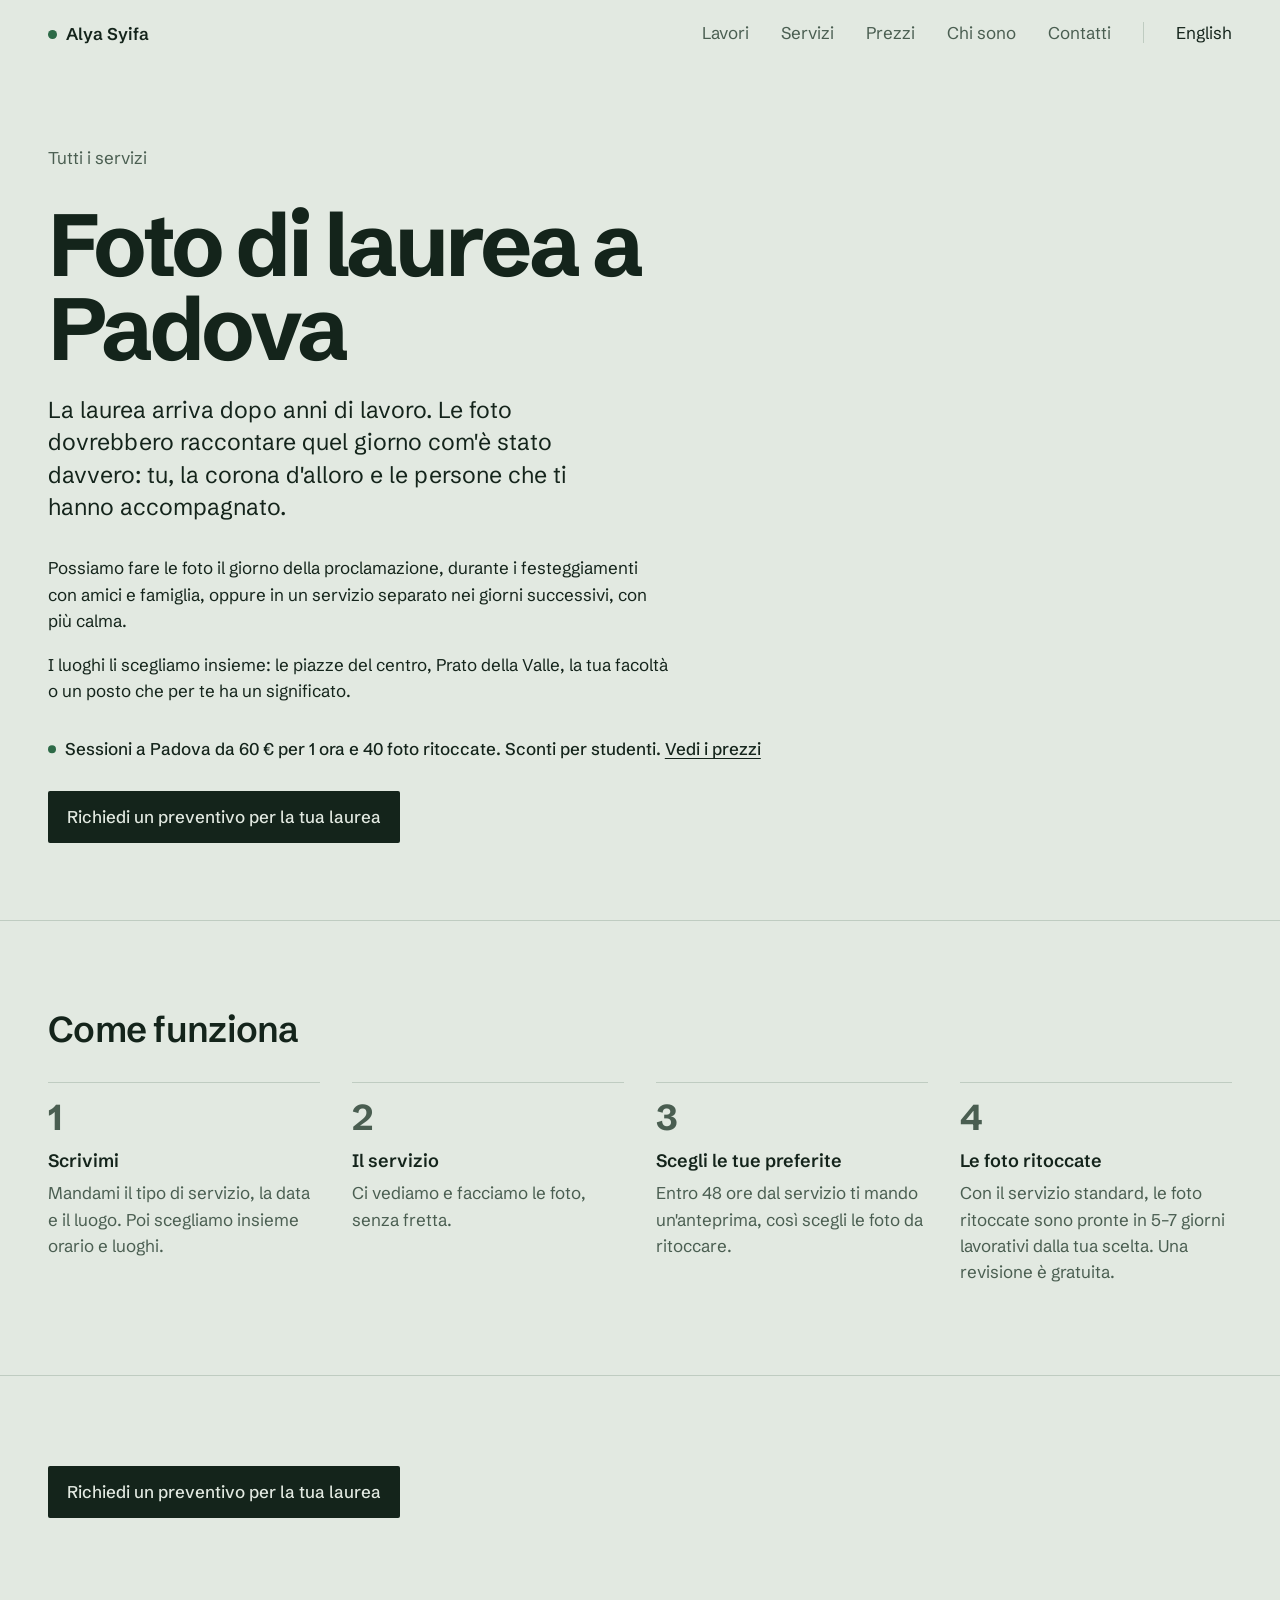
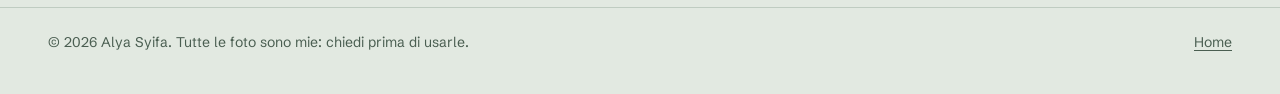
<file: laurea.html>
<!doctype html>
<html lang="it">
<head>
  <meta charset="utf-8">
  <meta name="viewport" content="width=device-width, initial-scale=1">
  <title>Foto di laurea a Padova | Alya Syifa</title>
  <meta name="description" content="Servizio fotografico di laurea a Padova: il giorno della proclamazione, i festeggiamenti o un servizio nei giorni dopo. Sconto per studenti.">
  <link rel="canonical" href="https://syifaalya157-ops.github.io/laurea.html">
  <!-- Language versions of this page (Google's hreflang). Keep both pages in sync. -->
  <link rel="alternate" hreflang="it" href="https://syifaalya157-ops.github.io/laurea.html">
  <link rel="alternate" hreflang="en" href="https://syifaalya157-ops.github.io/graduation.html">
  <link rel="alternate" hreflang="x-default" href="https://syifaalya157-ops.github.io/graduation.html">

  <meta property="og:type" content="website">
  <meta property="og:locale" content="it_IT">
  <meta property="og:title" content="Foto di laurea a Padova | Alya Syifa">
  <meta property="og:description" content="Servizio fotografico di laurea a Padova: il giorno della proclamazione, i festeggiamenti o un servizio nei giorni dopo. Sconto per studenti.">
  <meta property="og:url" content="https://syifaalya157-ops.github.io/laurea.html">
  <meta property="og:image" content="https://syifaalya157-ops.github.io/og-image.jpg">
  <meta name="twitter:card" content="summary_large_image">

  <link rel="icon" href="favicon.svg" type="image/svg+xml">
  <link rel="preconnect" href="https://fonts.googleapis.com">
  <link rel="preconnect" href="https://fonts.gstatic.com" crossorigin>
  <link rel="stylesheet" href="https://fonts.googleapis.com/css2?family=Schibsted+Grotesk:wght@400;500;600;700&display=swap">
  <link rel="stylesheet" href="style.css">

  <script type="application/ld+json">
{
  "@context": "https://schema.org",
  "@graph": [
    {
      "@type": "Service",
      "name": "Servizio fotografico di laurea",
      "description": "Servizio fotografico di laurea a Padova: il giorno della proclamazione, i festeggiamenti o un servizio nei giorni dopo. Sconto per studenti.",
      "url": "https://syifaalya157-ops.github.io/laurea.html",
      "inLanguage": "it",
      "provider": {
        "@id": "https://syifaalya157-ops.github.io/#me"
      },
      "areaServed": [
        {
          "@type": "City",
          "name": "Padova"
        },
        {
          "@type": "City",
          "name": "Venezia"
        }
      ]
    },
    {
      "@type": "Person",
      "@id": "https://syifaalya157-ops.github.io/#me",
      "name": "Alya Syifa",
      "url": "https://syifaalya157-ops.github.io/"
    }
  ]
}
  </script>
</head>
<body>
  <a class="skip-link" href="#main">Vai al contenuto</a>

  <header class="site-header">
    <div class="wrap">
      <a class="site-name" href="it.html">Alya Syifa</a>
      <nav class="site-nav" aria-label="Principale">
        <ul>
          <li><a href="it.html#lavori">Lavori</a></li>
          <li><a href="it.html#servizi">Servizi</a></li>
          <li><a href="it.html#prezzi">Prezzi</a></li>
          <li><a href="it.html#chi-sono">Chi sono</a></li>
          <li><a href="it.html#contatti">Contatti</a></li>
          <li class="lang-item"><a href="graduation.html" hreflang="en" lang="en">English</a></li>
        </ul>
      </nav>
    </div>
  </header>

  <main id="main">
    <div class="wrap page-intro">
      <a class="back" href="it.html#servizi">Tutti i servizi</a>
      <h1>Foto di laurea a Padova</h1>
      <p class="lede">La laurea arriva dopo anni di lavoro. Le foto dovrebbero raccontare quel giorno com'è stato davvero: tu, la corona d'alloro e le persone che ti hanno accompagnato.</p>
      <div class="prose">
          <p>Possiamo fare le foto il giorno della proclamazione, durante i festeggiamenti con amici e famiglia, oppure in un servizio separato nei giorni successivi, con più calma.</p>
          <p>I luoghi li scegliamo insieme: le piazze del centro, Prato della Valle, la tua facoltà o un posto che per te ha un significato.</p>
      </div>
      <p class="note"><span>Sessioni a Padova da 60 € per 1 ora e 40 foto ritoccate. Sconti per studenti. <a href="it.html#prezzi">Vedi i prezzi</a></span></p>
      <p class="actions"><a class="btn" href="it.html#contatti">Richiedi un preventivo per la tua laurea</a></p>
    </div>

    <!-- No photos here yet. When you have photos from this kind of session, run
         tools/prepare_photos.py and paste the <figure> blocks inside this section:
    <section class="section" aria-label="Photos">
      <div class="wrap">
        <div class="gallery" data-lightbox>
        </div>
      </div>
    </section> -->

    <section class="section" aria-labelledby="steps-title">
      <div class="wrap">
        <div class="section-head">
          <h2 id="steps-title">Come funziona</h2>
        </div>
        <ol class="steps">
          <li>
            <h3>Scrivimi</h3>
            <p>Mandami il tipo di servizio, la data e il luogo. Poi scegliamo insieme orario e luoghi.</p>
          </li>
          <li>
            <h3>Il servizio</h3>
            <p>Ci vediamo e facciamo le foto, senza fretta.</p>
          </li>
          <li>
            <h3>Scegli le tue preferite</h3>
            <p>Entro 48 ore dal servizio ti mando un'anteprima, così scegli le foto da ritoccare.</p>
          </li>
          <li>
            <h3>Le foto ritoccate</h3>
            <p>Con il servizio standard, le foto ritoccate sono pronte in 5–7 giorni lavorativi dalla tua scelta. Una revisione è gratuita.</p>
          </li>
        </ol>
      </div>
    </section>

    <section class="section cta-band">
      <div class="wrap">
        <p><a class="btn" href="it.html#contatti">Richiedi un preventivo per la tua laurea</a></p>
      </div>
    </section>
  </main>

  <footer class="site-footer">
    <div class="wrap">
      <p>© 2026 Alya Syifa. Tutte le foto sono mie: chiedi prima di usarle.</p>
      <!-- If you have a partita IVA, Italian rules require it on the home page. Remove the comment marks and fill it in:
      <p>P.IVA [00000000000]</p> -->
      <p><a href="it.html">Home</a></p>
    </div>
  </footer>

  <script src="lightbox.js" defer></script>
</body>
</html>
</file>
<file: style.css>
/* ==========================================================
   Photography site — styles
   Colours live in the :root block below. Change them there.
   Palette: shades of green. A pale sage page that sits quietly
   behind warm skin tones and flowers, deep forest-green text,
   and one stronger green used only for small details
   (focus rings, link hover, buttons on hover, the dot).
   ========================================================== */

:root {
  --paper:     #E2E9E1;  /* page background, pale sage */
  --ink:       #14241B;  /* main text, deep forest green */
  --muted:     #4A5E51;  /* captions, secondary text */
  --rule:      #BFCCC1;  /* thin lines */
  --frame:     #D0DBD1;  /* shown behind photos while they load */
  --accent:    #2D6A47;  /* green accent, use sparingly */
  --on-accent: #FFFFFF;  /* text on top of the accent */
  --viewer:    #0A100C;  /* full-screen photo viewer background */

  --font: "Schibsted Grotesk", system-ui, -apple-system, "Segoe UI", Roboto, sans-serif;
  --gutter: clamp(1rem, 4vw, 3rem);
  --max: 84rem;
  color-scheme: light dark;
}

/* Dark mode follows the visitor's phone or computer setting. */
@media (prefers-color-scheme: dark) {
  :root {
    --paper:     #0F1813;
    --ink:       #E1EAE3;
    --muted:     #9AB0A2;
    --rule:      #26362C;
    --frame:     #18241D;
    --accent:    #86C6A0;
    --on-accent: #0F1813;
  }
}

*, *::before, *::after { box-sizing: border-box; }

html { -webkit-text-size-adjust: 100%; scroll-behavior: smooth; }
@media (prefers-reduced-motion: reduce) { html { scroll-behavior: auto; } }

body {
  margin: 0;
  background: var(--paper);
  color: var(--ink);
  font-family: var(--font);
  font-size: 1.0625rem;
  line-height: 1.55;
  -webkit-font-smoothing: antialiased;
}

img { display: block; max-width: 100%; height: auto; }

a { color: inherit; text-decoration-thickness: 1px; text-underline-offset: 0.2em; }
a:hover { color: var(--accent); }

:focus-visible {
  outline: 2px solid var(--accent);
  outline-offset: 3px;
  border-radius: 2px;
}

.skip-link {
  position: absolute; left: var(--gutter); top: -3rem;
  background: var(--ink); color: var(--paper);
  padding: 0.5rem 0.75rem; z-index: 10;
}
.skip-link:focus { top: 0.75rem; }

.wrap {
  width: 100%;
  max-width: var(--max);
  margin-inline: auto;
  padding-inline: var(--gutter);
}

/* ---------- Header ---------- */

.site-header .wrap {
  display: flex;
  justify-content: space-between;
  align-items: baseline;
  gap: 1rem;
  padding-block: 1.25rem;
}

.site-name {
  font-weight: 600;
  text-decoration: none;
  display: inline-flex;
  align-items: center;
  gap: 0.55rem;
}
.site-name::before {               /* the green dot */
  content: "";
  width: 0.55rem; height: 0.55rem;
  border-radius: 50%;
  background: var(--accent);
  flex: none;
}

.site-nav ul {
  list-style: none; margin: 0; padding: 0;
  display: flex; gap: clamp(0.9rem, 3vw, 2rem);
}
.site-nav a { text-decoration: none; color: var(--muted); }
.site-nav a:hover, .site-nav a[aria-current="page"] { color: var(--ink); }

/* ---------- Hero ---------- */

.hero {
  display: grid;
  grid-template-columns: 1fr;
  gap: 2rem;
  padding-block: clamp(2rem, 6vw, 5rem) clamp(3rem, 8vw, 7rem);
}
@media (min-width: 52rem) {
  .hero {
    grid-template-columns: minmax(0, 7fr) minmax(0, 5fr);
    align-items: end;
    gap: clamp(2rem, 5vw, 5rem);
  }
}

.hero h1 {
  margin: 0 0 1.75rem;
  font-size: clamp(3.25rem, 10.5vw, 8.75rem);
  font-weight: 700;
  line-height: 0.88;
  letter-spacing: -0.045em;
  overflow-wrap: anywhere;
}

.hero .intro {
  margin: 0 0 1.5rem;
  max-width: 34ch;
  font-size: clamp(1.15rem, 1.6vw, 1.4rem);
  line-height: 1.4;
}

.hero .lead-link { font-weight: 500; }

.hero figure { margin: 0; }
.hero figure img { width: 100%; background: var(--frame); }
.hero figcaption, .shot figcaption, .plate figcaption {
  margin-top: 0.55rem;
  font-size: 0.875rem;
  line-height: 1.35;
}
.hero figcaption span, .shot figcaption span, .plate figcaption span {
  display: block;
  color: var(--muted);
}

/* ---------- Collage (homepage top) ----------
   Four photos from different shoots. Each photo fills its tile,
   so a little of its edges may be trimmed; the focus point is set
   per photo with object-position in the HTML.                     */

.collage {
  display: grid;
  grid-template-columns: 1fr 1fr;
  grid-template-rows: repeat(4, clamp(5.5rem, 10vw, 8.5rem));
  gap: 0.5rem;
}
.collage img {
  display: block;
  width: 100%;
  height: 100%;
  object-fit: cover;
  background: var(--frame);
}
.collage .tile-tall  { grid-column: 1; grid-row: 1 / 4; }
.collage .tile-small { grid-column: 2; grid-row: 1; }
.collage .tile-mid   { grid-column: 2; grid-row: 2 / 4; }
.collage .tile-wide  { grid-column: 1 / 3; grid-row: 4; }

@media (max-width: 52rem) {
  .collage { grid-template-rows: repeat(4, clamp(5rem, 21vw, 9rem)); }
}

/* ---------- Sections ---------- */

.section {
  padding-block: clamp(3rem, 7vw, 6rem);
  border-top: 1px solid var(--rule);
}
.section-head {
  display: grid;
  gap: 0.5rem 2rem;
  margin-bottom: 2rem;
}
@media (min-width: 52rem) {
  .section-head { grid-template-columns: minmax(0, 7fr) minmax(0, 5fr); align-items: end; }
}
.section-head h2 {
  margin: 0;
  font-size: clamp(1.6rem, 3vw, 2.25rem);
  font-weight: 600;
  letter-spacing: -0.02em;
  line-height: 1.1;
}
.section-head p { margin: 0; color: var(--muted); max-width: 46ch; }

/* ---------- Gallery: columns ----------
   Up to 3 columns on large screens, 2 on tablets, 1 on phones.
   Photos keep their own shape (nothing is cropped), which suits
   tall portraits. Photos flow top to bottom, column by column,
   so the first photo in the HTML is the first one people see.   */

.gallery {
  columns: 3 17rem;
  column-gap: clamp(0.75rem, 1.5vw, 1.25rem);
}
.shot {
  margin: 0 0 clamp(1.25rem, 2.5vw, 2rem);
  break-inside: avoid;
}
.shot img {
  width: 100%;
  background: var(--frame);
}
/* A group's opening photo, shown across the full width above the columns. */
.gallery .shot.lead { column-span: all; }

/* Groups with only one or two photos: two columns, so none sits empty. */
.gallery.cols-2 { columns: 2 17rem; }

.shot-link { display: block; }
.shot-link:hover img { opacity: 0.92; }

/* ---------- Series ---------- */

.series-item {
  display: grid;
  gap: 1.25rem 2.5rem;
  align-items: center;
}
@media (min-width: 52rem) {
  .series-item { grid-template-columns: minmax(0, 7fr) minmax(0, 5fr); }
}
.series-item img { width: 100%; background: var(--frame); }
.series-item h3 {
  margin: 0 0 0.75rem;
  font-size: clamp(1.35rem, 2.4vw, 1.75rem);
  font-weight: 600;
  letter-spacing: -0.015em;
  line-height: 1.15;
}
.series-item p { margin: 0 0 1rem; max-width: 46ch; }
.series-item .meta { color: var(--muted); font-size: 0.9375rem; }

/* ---------- Prices ---------- */

.prices {
  display: grid;
  gap: 2.5rem 3rem;
}
@media (min-width: 52rem) {
  .prices { grid-template-columns: repeat(2, minmax(0, 1fr)); }
}
.price {
  border-top: 2px solid var(--ink);
  padding-top: 1.25rem;
  min-width: 0;
}
.price h3 {
  margin: 0;
  font-size: 1.2rem;
  font-weight: 600;
  letter-spacing: -0.01em;
}
.price .amount {
  margin: 0.6rem 0 1.25rem;
  font-size: clamp(2.75rem, 6vw, 3.75rem);
  font-weight: 700;
  line-height: 1;
  letter-spacing: -0.04em;
  font-variant-numeric: tabular-nums;
}
.price ul { list-style: none; margin: 0; padding: 0; border-top: 1px solid var(--rule); }
.price li { padding: 0.6rem 0; border-bottom: 1px solid var(--rule); }
.prices-cta { margin-top: 2.5rem; display: grid; gap: 1rem; justify-items: start; }
.prices-cta p { margin: 0; max-width: 60ch; }
.price .from { font-size: 1rem; font-weight: 500; letter-spacing: 0; color: var(--muted); }

/* ---------- About & contact ---------- */

.about {
  display: grid;
  gap: 2rem 3rem;
}
@media (min-width: 52rem) {
  .about { grid-template-columns: minmax(0, 4fr) minmax(0, 8fr); align-items: start; }
}
.about img { width: 100%; max-width: 22rem; background: var(--frame); }
.about.text-only { grid-template-columns: minmax(0, 1fr); }
.about .text p { margin: 0 0 1.1rem; max-width: 60ch; }
.about .text p:first-child { font-size: 1.25rem; line-height: 1.45; }

.contact-list {
  list-style: none; margin: 0; padding: 0;
  display: grid; gap: 0.6rem;
}
.contact-list .big {
  font-size: clamp(1.4rem, 4vw, 2.75rem);
  font-weight: 600;
  letter-spacing: -0.025em;
  overflow-wrap: anywhere;
}

/* ---------- Buttons, notes, actions ---------- */

.actions {
  display: flex; flex-wrap: wrap; align-items: center;
  gap: 0.75rem 1.5rem;
  margin: 0;
}
.btn {
  display: inline-block;
  background: var(--ink);
  color: var(--paper);
  text-decoration: none;
  font-weight: 500;
  padding: 0.8rem 1.2rem;
  border-radius: 2px;
}
.btn:hover { background: var(--accent); color: var(--on-accent); }

.note {
  display: flex; align-items: baseline; gap: 0.55rem;
  margin: 0 0 1.75rem;
  font-weight: 500;
}
.note::before {               /* same green dot as the name */
  content: "";
  width: 0.5rem; height: 0.5rem;
  border-radius: 50%;
  background: var(--accent);
  flex: none;
  transform: translateY(-0.1em);
}

/* ---------- Services list (home) ---------- */

.service-group {
  display: grid;
  gap: 0.5rem 2rem;
  padding-block: 1.5rem 0.5rem;
}
@media (min-width: 52rem) {
  .service-group { grid-template-columns: minmax(0, 4fr) minmax(0, 8fr); }
}
.service-group h3 {
  margin: 0.9rem 0 0;
  font-size: 0.9375rem;
  font-weight: 500;
  color: var(--muted);
}
.service-list { list-style: none; margin: 0; padding: 0; }
.service-list li {
  display: grid;
  gap: 0.25rem 2rem;
  padding-block: 0.9rem;
  border-top: 1px solid var(--rule);
}
@media (min-width: 40rem) {
  .service-list li { grid-template-columns: minmax(0, 5fr) minmax(0, 7fr); align-items: baseline; }
}
.service-list h4 {
  margin: 0;
  font-size: clamp(1.15rem, 2vw, 1.4rem);
  font-weight: 600;
  letter-spacing: -0.015em;
}
.service-list p { margin: 0; color: var(--muted); }
.collab { margin: 2.5rem 0 0; max-width: 60ch; }

/* ---------- Service pages ---------- */

.page-intro {
  padding-block: clamp(2rem, 6vw, 5rem) clamp(3rem, 6vw, 5rem);
}
.page-intro .back { color: var(--muted); text-decoration: none; display: inline-block; margin-bottom: 2rem; }
.page-intro .back:hover { color: var(--ink); }
.page-intro h1 {
  margin: 0 0 1.5rem;
  max-width: 16ch;
  font-size: clamp(2.5rem, 7vw, 5.5rem);
  font-weight: 700;
  line-height: 0.95;
  letter-spacing: -0.04em;
}
.lede {
  margin: 0 0 2rem;
  max-width: 40ch;
  font-size: clamp(1.15rem, 1.8vw, 1.45rem);
  line-height: 1.4;
}
.prose { max-width: 62ch; margin-bottom: 2rem; }
.prose p { margin: 0 0 1.1rem; }
.prose h2 {
  margin: 2rem 0 0.5rem;
  font-size: 1.35rem;
  font-weight: 600;
  letter-spacing: -0.015em;
  scroll-margin-top: 1.5rem;
}
.page-intro .meta { color: var(--muted); margin: 0 0 2rem; }

.steps {
  list-style: none; margin: 0; padding: 0;
  display: grid; gap: 1.75rem 2rem;
  counter-reset: step;
}
@media (min-width: 40rem) { .steps { grid-template-columns: repeat(2, minmax(0, 1fr)); } }
@media (min-width: 64rem) { .steps { grid-template-columns: repeat(4, minmax(0, 1fr)); } }
.steps li { counter-increment: step; border-top: 1px solid var(--rule); padding-top: 1rem; }
.steps li::before {           /* these really are steps in order, so they're numbered */
  content: counter(step);
  display: block;
  font-size: 2.25rem; font-weight: 700; line-height: 1;
  letter-spacing: -0.04em;
  color: var(--muted);
  margin-bottom: 0.75rem;
}
.steps h3 { margin: 0 0 0.35rem; font-size: 1.125rem; font-weight: 600; }
.steps p { margin: 0; color: var(--muted); }

.cta-band p { margin: 0; }

/* ---------- Language switch ---------- */

.site-nav .lang-item a {
  color: var(--ink);
  padding-left: clamp(0.9rem, 3vw, 2rem);
  border-left: 1px solid var(--rule);
}
@media (max-width: 40rem) {
  .site-header .wrap { flex-wrap: wrap; }
  .site-nav ul { flex-wrap: wrap; gap: 0.4rem 1rem; }
  .site-nav .lang-item a { padding-left: 0; border-left: 0; }
}

/* ---------- Footer ---------- */

.site-footer {
  border-top: 1px solid var(--rule);
  color: var(--muted);
  font-size: 0.875rem;
}
.site-footer .wrap {
  display: flex; flex-wrap: wrap; justify-content: space-between; gap: 0.5rem 2rem;
  padding-block: 1.5rem 2.5rem;
}
.site-footer p { margin: 0; }

/* ---------- Lightbox (only active when JavaScript runs) ---------- */

.lightbox {
  border: 0; padding: 0; margin: 0;
  width: 100vw; height: 100dvh;
  max-width: none; max-height: none;
  background: var(--viewer);
  color: #E3E5E0;
}
.lightbox::backdrop { background: var(--viewer); }
.lightbox[open] {
  display: grid;
  grid-template-rows: auto minmax(0, 1fr) auto;
}
@media (prefers-reduced-motion: no-preference) {
  .lightbox[open] img { animation: lb-in 180ms ease-out; }
  @keyframes lb-in { from { opacity: 0; } to { opacity: 1; } }
}
.lb-bar {
  display: flex; justify-content: space-between; align-items: center;
  padding: 0.75rem var(--gutter);
  font-size: 0.875rem; color: #9AA29D;
}
.lb-stage {
  display: grid; place-items: center;
  min-height: 0; padding: 0 var(--gutter);
  position: relative;
}
.lb-stage img {
  max-width: min(100%, calc(100vw - 7rem));
  max-height: calc(100dvh - 8.5rem);   /* leaves room for top bar + caption */
  width: auto; height: auto;
  object-fit: contain;
}
@media (max-width: 40rem) {
  .lb-stage img { max-width: 100%; }
}
.lb-caption {
  padding: 0.75rem var(--gutter) 1.25rem;
  font-size: 0.9375rem; text-align: center; min-height: 3.25rem;
}
.lb-btn {
  font: inherit; color: inherit;
  background: none; border: 0; cursor: pointer;
  padding: 0.6rem; line-height: 0;
  border-radius: 999px;
}
.lb-btn:hover { background: rgba(255,255,255,0.08); }
.lb-btn svg { width: 1.5rem; height: 1.5rem; }
.lb-prev, .lb-next {
  position: absolute; top: 50%; transform: translateY(-50%);
}
.lb-prev { left: 0.25rem; }
.lb-next { right: 0.25rem; }
@media (min-width: 52rem) {
  .lb-prev { left: 1rem; } .lb-next { right: 1rem; }
}
</file>
